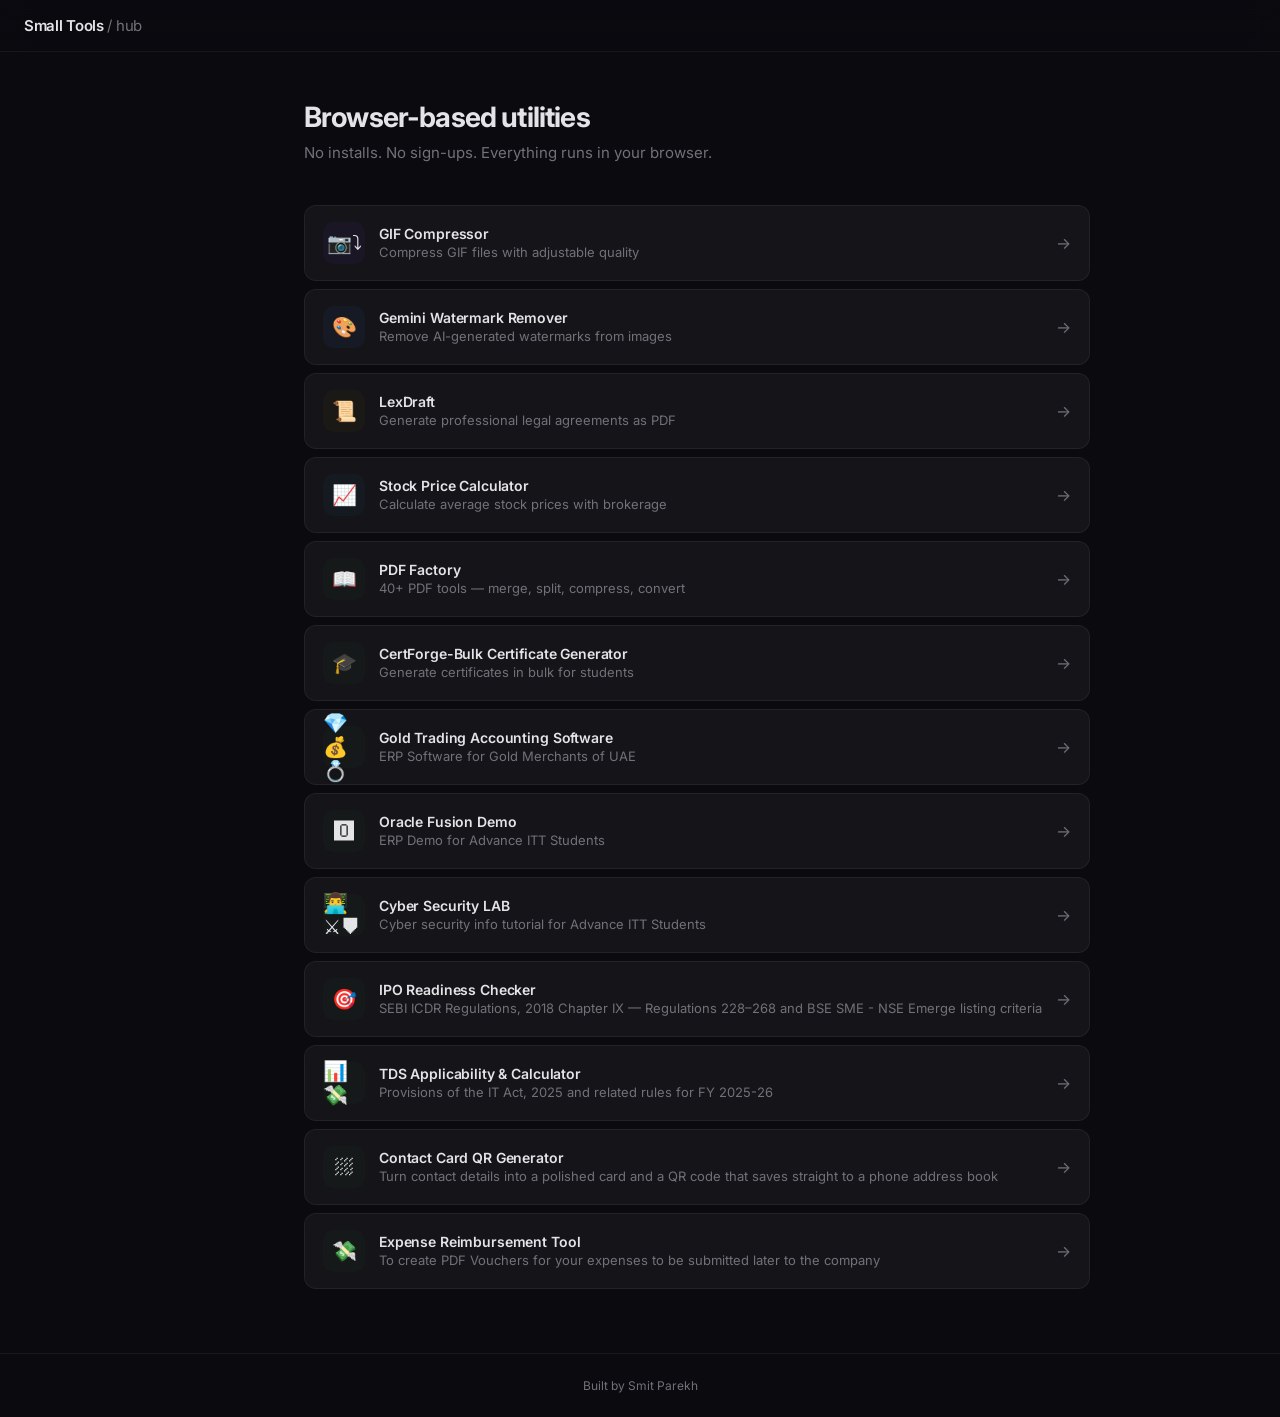
<file: index.html>
<!DOCTYPE html>
<html lang="en">
<head>
  <meta charset="UTF-8">
  <meta name="viewport" content="width=device-width, initial-scale=1.0">
  <title>Small Tools — Browser-based utilities</title>
  <meta name="description" content="A collection of free browser-based tools. No installs, no sign-ups.">
  <meta name="theme-color" content="#6366f1">
  <meta name="mobile-web-app-capable" content="yes">
  <meta name="apple-mobile-web-app-capable" content="yes">
  <meta name="apple-mobile-web-app-status-bar-style" content="black-translucent">
  <link rel="icon" href="data:image/svg+xml,<svg xmlns='http://www.w3.org/2000/svg' viewBox='0 0 100 100'><text y='.9em' font-size='90'>🛠️</text></svg>">
  <link rel="apple-touch-icon" href="data:image/svg+xml,<svg xmlns='http://www.w3.org/2000/svg' viewBox='0 0 192 192'><rect width='192' height='192' rx='32' fill='%236366f1'/><text x='96' y='130' text-anchor='middle' font-size='100'>🛠️</text></svg>">
  <link rel="manifest" id="pwaManifest">
  <link rel="preconnect" href="https://fonts.googleapis.com">
  <link rel="preconnect" href="https://fonts.gstatic.com" crossorigin>
  <link href="https://fonts.googleapis.com/css2?family=Inter:wght@300;400;500;600;700&display=swap" rel="stylesheet">
  <style>
    *, *::before, *::after { margin: 0; padding: 0; box-sizing: border-box; }

    :root {
      --bg: #0a0a0f;
      --surface: #141419;
      --surface-hover: #1a1a22;
      --border: rgba(255,255,255,0.06);
      --border-hover: rgba(255,255,255,0.12);
      --text: #e4e4e7;
      --text-muted: #71717a;
      --accent: #6366f1;
      --accent-soft: rgba(99,102,241,0.1);
    }

    html { font-family: 'Inter', system-ui, -apple-system, sans-serif; background: var(--bg); color: var(--text); }
    body { min-height: 100dvh; display: flex; flex-direction: column; -webkit-font-smoothing: antialiased; }

    header {
      position: sticky; top: 0; z-index: 10;
      display: flex; align-items: center; justify-content: space-between;
      padding: 16px 24px;
      background: rgba(10,10,15,0.8);
      backdrop-filter: blur(12px); -webkit-backdrop-filter: blur(12px);
      border-bottom: 1px solid var(--border);
    }
    .logo { font-weight: 600; font-size: 15px; letter-spacing: -0.02em; }
    .logo span { color: var(--text-muted); font-weight: 400; }

    #pwaInstallBtn {
      display: none; align-items: center; gap: 6px;
      padding: 7px 14px; border: 1px solid var(--border); border-radius: 8px;
      background: var(--surface); color: var(--text); font: 500 13px/1 'Inter', sans-serif;
      cursor: pointer; transition: all .15s;
    }
    #pwaInstallBtn:hover { background: var(--surface-hover); border-color: var(--border-hover); }

    main { flex: 1; max-width: 720px; width: 100%; margin: 0 auto; padding: 48px 24px 64px; }

    .hero { margin-bottom: 40px; }
    .hero h1 { font-size: 28px; font-weight: 700; letter-spacing: -0.03em; margin-bottom: 8px; }
    .hero p { color: var(--text-muted); font-size: 15px; line-height: 1.5; }

    .grid { display: grid; grid-template-columns: 1fr; gap: 8px; }

    .card {
      display: flex; align-items: center; gap: 14px;
      padding: 16px 18px;
      background: var(--surface);
      border: 1px solid var(--border);
      border-radius: 12px;
      text-decoration: none; color: inherit;
      transition: background .15s, border-color .15s, transform .15s;
      animation: fadeIn .4s ease both;
    }
    .card:hover { background: var(--surface-hover); border-color: var(--border-hover); transform: translateY(-1px); }
    .card:active { transform: scale(0.99); }

    .card-icon {
      flex-shrink: 0;
      width: 42px; height: 42px;
      display: flex; align-items: center; justify-content: center;
      border-radius: 10px;
      font-size: 20px;
    }

    .card-body { flex: 1; min-width: 0; }
    .card-name { font-size: 14px; font-weight: 600; letter-spacing: -0.01em; }
    .card-desc { font-size: 13px; color: var(--text-muted); margin-top: 2px; white-space: nowrap; overflow: hidden; text-overflow: ellipsis; }

    .card-arrow { flex-shrink: 0; color: var(--text-muted); font-size: 16px; transition: transform .15s, color .15s; }
    .card:hover .card-arrow { transform: translateX(2px); color: var(--text); }

    footer { padding: 24px; text-align: center; color: var(--text-muted); font-size: 12px; border-top: 1px solid var(--border); }

    @keyframes fadeIn { from { opacity: 0; transform: translateY(8px); } to { opacity: 1; transform: translateY(0); } }

    @media (max-width: 480px) {
      main { padding: 32px 16px 48px; }
      .hero h1 { font-size: 24px; }
      .hero p { font-size: 14px; }
    }
  </style>
</head>
<body>

  <header>
    <div class="logo">Small Tools <span>/ hub</span></div>
    <button id="pwaInstallBtn">
      <svg width="14" height="14" fill="none" stroke="currentColor" stroke-width="2" stroke-linecap="round"><path d="M7 1v9M3 7l4 4 4-4M1 13h12"/></svg>
      Install
    </button>
  </header>

  <main>
    <section class="hero">
      <h1>Browser-based utilities</h1>
      <p>No installs. No sign-ups. Everything runs in your browser.</p>
    </section>

    <section>
      <div class="grid" id="toolGrid"></div>
    </section>
  </main>

  <footer>Built by Smit Parekh</footer>

  <script>
    const tools = [
      { emoji: '📷⤵', name: 'GIF Compressor', desc: 'Compress GIF files with adjustable quality', path: './GIF-Compressor/', bg: '#1a1625' },
      { emoji: '🎨', name: 'Gemini Watermark Remover', desc: 'Remove AI-generated watermarks from images', path: './Gemini-Watermark-Remover/', bg: '#161a25' },
      { emoji: '📜', name: 'LexDraft', desc: 'Generate professional legal agreements as PDF', path: './Professional-Agreement-Generator/', bg: '#1a1915' },
      { emoji: '📈', name: 'Stock Price Calculator', desc: 'Calculate average stock prices with brokerage', path: './avg-stock-calculator/', bg: '#151a20' },
      { emoji: '📖', name: 'PDF Factory', desc: '40+ PDF tools — merge, split, compress, convert', path: './PDFsmit/', bg: '#15191a' },
      { emoji: '🎓', name: 'CertForge-Bulk Certificate Generator', desc: 'Generate certificates in bulk for students', path: './Bulk-Certificate-Generator/', bg: '#15191a' },
      { emoji: '💎💰💍', name: 'Gold Trading Accounting Software', desc: 'ERP Software for Gold Merchants of UAE', path: './GTS/', bg: '#15191a' },
      { emoji: '🅾', name: 'Oracle Fusion Demo', desc: 'ERP Demo for Advance ITT Students', path: './Oracle/', bg: '#15191a' },
      { emoji: '👨‍💻⚔︎⛊', name: 'Cyber Security LAB', desc: 'Cyber security info tutorial for Advance ITT Students', path: './CyberCA/', bg: '#15191a' },
      { emoji: '🎯', name: 'IPO Readiness Checker', desc: 'SEBI ICDR Regulations, 2018 Chapter IX — Regulations 228–268 and BSE SME - NSE Emerge listing criteria', path: './IPO-Readiness-Checker/', bg: '#15191a' },
      { emoji: '📊💸', name: 'TDS Applicability & Calculator', desc: 'Provisions of the IT Act, 2025 and related rules for FY 2025-26', path: './TDS%20Applicability%20&%20Calculator/', bg: '#15191a' },
      { emoji: '⛆', name: 'Contact Card QR Generator', desc: 'Turn contact details into a polished card and a QR code that saves straight to a phone address book', path: './ContactCardQR/', bg: '#15191a' },
      { emoji: '💸', name: 'Expense Reimbursement Tool', desc: 'To create PDF Vouchers for your expenses to be submitted later to the company', path: './Expense%20Reimbursement%20Tool/', bg: '#15191a' }      
    ];

    const grid = document.getElementById('toolGrid');
    tools.forEach((t, i) => {
      const a = document.createElement('a');
      a.href = t.path;
      a.className = 'card';
      a.style.animationDelay = `${i * 60}ms`;
      a.innerHTML = `
        <div class="card-icon" style="background:${t.bg}">${t.emoji}</div>
        <div class="card-body">
          <div class="card-name">${t.name}</div>
          <div class="card-desc">${t.desc}</div>
        </div>
        <span class="card-arrow">→</span>`;
      grid.appendChild(a);
    });

    /* PWA — Inline manifest */
    (function () {
      const manifest = {
        name: 'Small Tools',
        short_name: 'Small Tools',
        description: 'A collection of free browser-based tools.',
        start_url: './',
        display: 'standalone',
        background_color: '#0a0a0f',
        theme_color: '#6366f1',
        orientation: 'any',
        categories: ['utilities'],
        icons: [
          {
            src: "data:image/svg+xml," + encodeURIComponent("<svg xmlns='http://www.w3.org/2000/svg' viewBox='0 0 192 192'><rect width='192' height='192' rx='32' fill='#6366f1'/><text x='96' y='130' text-anchor='middle' font-size='100'>🛠️</text></svg>"),
            sizes: '192x192', type: 'image/svg+xml', purpose: 'any maskable'
          },
          {
            src: "data:image/svg+xml," + encodeURIComponent("<svg xmlns='http://www.w3.org/2000/svg' viewBox='0 0 512 512'><rect width='512' height='512' rx='80' fill='#6366f1'/><text x='256' y='360' text-anchor='middle' font-size='280'>🛠️</text></svg>"),
            sizes: '512x512', type: 'image/svg+xml', purpose: 'any maskable'
          }
        ]
      };
      const blob = new Blob([JSON.stringify(manifest)], { type: 'application/manifest+json' });
      document.getElementById('pwaManifest').href = URL.createObjectURL(blob);
    })();

    /* PWA — Inline service worker */
    (function () {
      const swCode = `
const CACHE = 'small-tools-hub-v1';
const ASSETS = [self.registration.scope];

self.addEventListener('install', e => {
  e.waitUntil(caches.open(CACHE).then(c => c.addAll(ASSETS).catch(() => {})));
  self.skipWaiting();
});

self.addEventListener('activate', e => {
  e.waitUntil(caches.keys().then(keys => Promise.all(keys.filter(k => k !== CACHE).map(k => caches.delete(k)))));
  self.clients.claim();
});

self.addEventListener('fetch', e => {
  if (e.request.method !== 'GET') return;
  e.respondWith(
    caches.match(e.request).then(cached => {
      if (cached) return cached;
      return fetch(e.request).then(resp => {
        if (resp && resp.status === 200 && resp.type === 'basic') {
          const clone = resp.clone();
          caches.open(CACHE).then(c => c.put(e.request, clone));
        }
        return resp;
      }).catch(() => cached || new Response('Offline', { status: 503 }));
    })
  );
});`;
      if ('serviceWorker' in navigator) {
        const blob = new Blob([swCode], { type: 'application/javascript' });
        navigator.serviceWorker.register(URL.createObjectURL(blob), { scope: './' })
          .catch(() => {});
      }
    })();

    /* PWA — Install prompt */
    let deferredPrompt = null;
    const installBtn = document.getElementById('pwaInstallBtn');
    window.addEventListener('beforeinstallprompt', e => {
      e.preventDefault();
      deferredPrompt = e;
      installBtn.style.display = 'flex';
    });
    installBtn.addEventListener('click', async () => {
      if (!deferredPrompt) return;
      deferredPrompt.prompt();
      const { outcome } = await deferredPrompt.userChoice;
      if (outcome === 'accepted') installBtn.style.display = 'none';
      deferredPrompt = null;
    });
    window.addEventListener('appinstalled', () => { installBtn.style.display = 'none'; });
  </script>
</body>
</html>
</file>
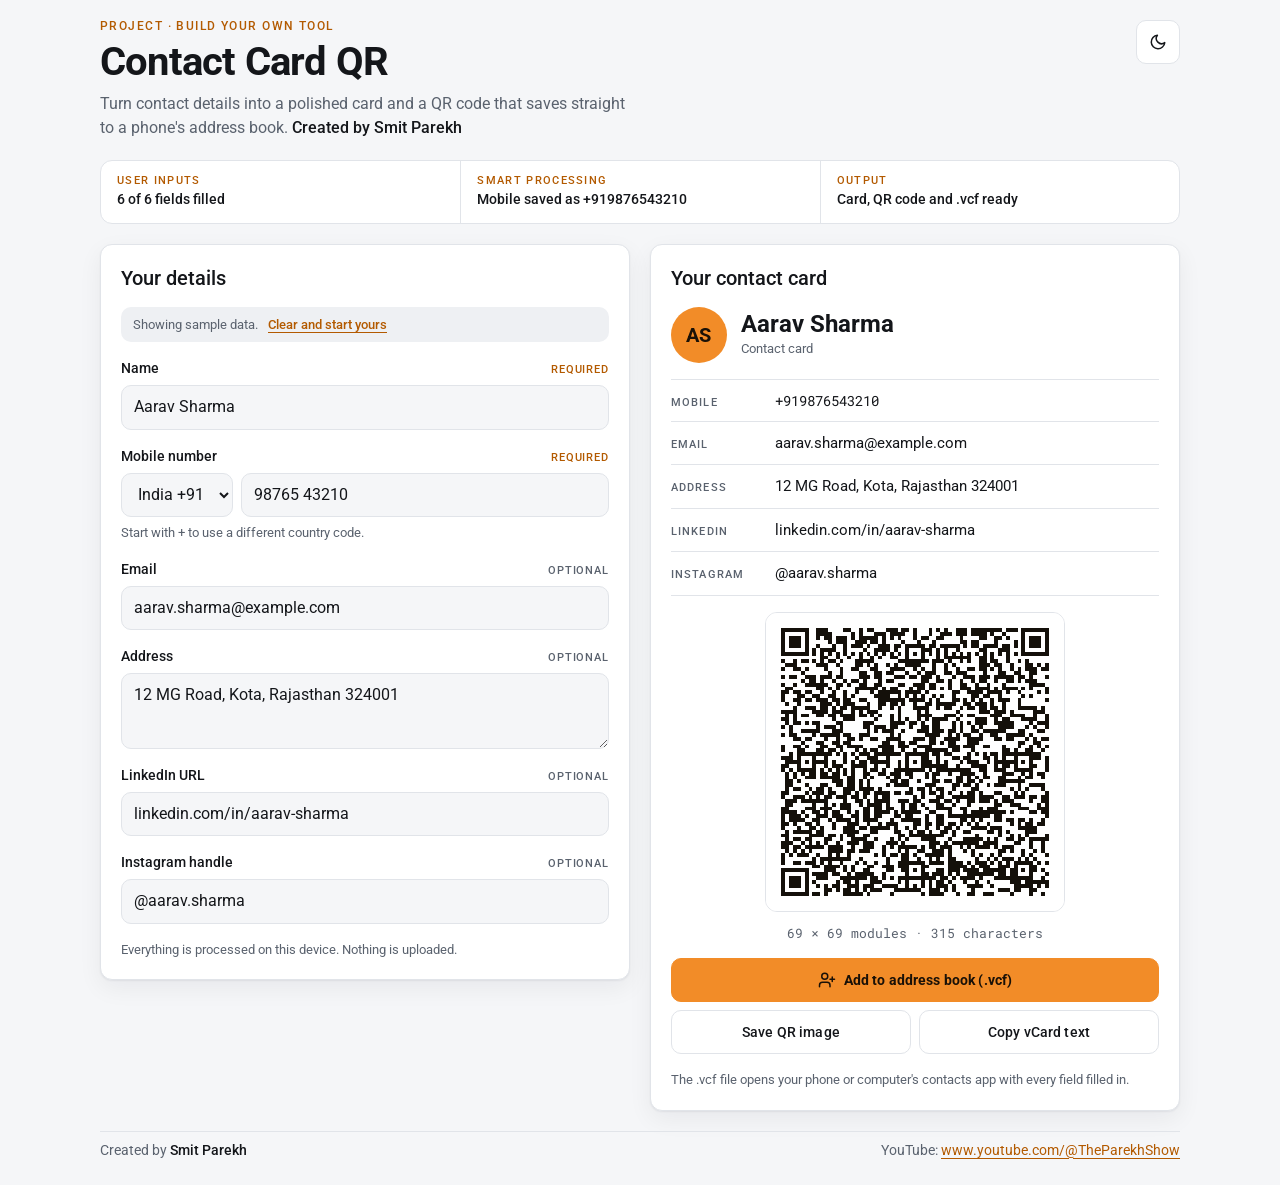
<file: ContactCardQR/index.html>
<!doctype html>
<html lang="en">
<head>
<meta charset="utf-8">
<meta name="viewport" content="width=device-width, initial-scale=1, viewport-fit=cover">
<title>Contact Card QR</title>
<meta name="description" content="Turn your contact details into a polished contact card and a scannable QR code. Created by Smit Parekh.">
<meta name="author" content="Smit Parekh">

<!-- PWA: Windows (Edge/Chrome), Android (Chrome), iOS (Safari) -->
<link rel="manifest" href="manifest.webmanifest">
<meta name="theme-color" content="#F28C28">
<meta name="mobile-web-app-capable" content="yes">
<meta name="apple-mobile-web-app-capable" content="yes">
<meta name="apple-mobile-web-app-title" content="Card QR">
<meta name="apple-mobile-web-app-status-bar-style" content="default">
<meta name="application-name" content="Contact Card QR">
<meta name="msapplication-TileColor" content="#F28C28">
<link rel="apple-touch-icon" href="icons/apple-touch-icon.png">
<link rel="icon" type="image/png" sizes="32x32" href="icons/favicon-32.png">

<link rel="preconnect" href="https://fonts.googleapis.com">
<link rel="preconnect" href="https://fonts.gstatic.com" crossorigin>
<link rel="stylesheet" href="https://fonts.googleapis.com/css2?family=Roboto:wght@400;500;700&family=Roboto+Mono:wght@400;500&display=swap">

<script>
/* Apply the saved theme before first paint to avoid a flash. */
try { var t = localStorage.getItem('ccqr.theme'); if (t === 'dark' || t === 'light') document.documentElement.setAttribute('data-theme', t); } catch (e) {}
</script>

<style>
/* Layout: a single working surface. Header, a live three-stage strip (inputs, processing, output),
   then form on the left and the generated card + QR on the right. */
:root {
  --bg: #F5F6F8;
  --surface: #FFFFFF;
  --surface-2: #EEF0F3;
  --ink: #14161A;
  --muted: #5A626E;
  --line: #E1E4E9;
  --accent: #F28C28;
  --accent-ink: #1A1107;
  --accent-text: #B35A00;
  --ok: #1B7F4B;
  --bad: #C42B2B;
  --shadow: 0 1px 2px rgba(20,22,26,.06), 0 8px 24px rgba(20,22,26,.06);
  --show-sun: none;
  --show-moon: block;
  --font: 'Roboto', system-ui, -apple-system, 'Segoe UI', 'Helvetica Neue', Arial, sans-serif;
  --mono: 'Roboto Mono', ui-monospace, SFMono-Regular, Consolas, monospace;
  --radius: 12px;
}
@media (prefers-color-scheme: dark) {
  :root:not([data-theme="light"]) {
    --bg: #0E1013; --surface: #171A1F; --surface-2: #1F232A; --ink: #F1F2F4; --muted: #99A2AE;
    --line: #2A2F37; --accent: #FFA64D; --accent-ink: #1A1107; --accent-text: #FFB775;
    --ok: #4CC38A; --bad: #FF7A7A;
    --shadow: 0 1px 2px rgba(0,0,0,.4), 0 8px 24px rgba(0,0,0,.35);
    --show-sun: block; --show-moon: none; color-scheme: dark;
  }
}
:root[data-theme="dark"] {
  --bg: #0E1013; --surface: #171A1F; --surface-2: #1F232A; --ink: #F1F2F4; --muted: #99A2AE;
  --line: #2A2F37; --accent: #FFA64D; --accent-ink: #1A1107; --accent-text: #FFB775;
  --ok: #4CC38A; --bad: #FF7A7A;
  --shadow: 0 1px 2px rgba(0,0,0,.4), 0 8px 24px rgba(0,0,0,.35);
  --show-sun: block; --show-moon: none; color-scheme: dark;
}

* { box-sizing: border-box; }
[hidden] { display: none !important; }
html { -webkit-text-size-adjust: 100%; }
body {
  margin: 0;
  background: var(--bg);
  color: var(--ink);
  font: 400 16px/1.5 var(--font);
  padding-block: max(20px, env(safe-area-inset-top, 0px)) max(24px, env(safe-area-inset-bottom, 0px));
  padding-inline: max(16px, env(safe-area-inset-left, 0px)) max(16px, env(safe-area-inset-right, 0px));
}
.wrap { max-width: 1080px; margin-inline: auto; display: flex; flex-direction: column; gap: 20px; }
h1, h2, h3, p { margin: 0; }
h1 { font-size: clamp(1.75rem, 4.5vw, 2.5rem); line-height: 1.1; font-weight: 700; letter-spacing: -0.02em; text-wrap: balance; }
h2 { font-size: 1.25rem; font-weight: 500; line-height: 1.3; }
a { color: var(--accent-text); text-underline-offset: 3px; }
:focus-visible { outline: 3px solid var(--accent); outline-offset: 2px; border-radius: 6px; }

/* Header */
.top { display: flex; align-items: flex-start; justify-content: space-between; gap: 16px; }
.top > div:first-child { min-width: 0; display: flex; flex-direction: column; gap: 8px; }
.eyebrow { font: 500 12px/1 var(--font); letter-spacing: .12em; text-transform: uppercase; color: var(--accent-text); }
.sub { color: var(--muted); font-size: 1rem; max-width: 60ch; }
.sub b { color: var(--ink); font-weight: 500; }
.tools { display: flex; gap: 8px; flex-shrink: 0; }

/* Buttons */
.btn {
  display: inline-flex; align-items: center; justify-content: center; gap: 8px;
  min-height: 44px; padding: 0 16px; border-radius: 10px; cursor: pointer;
  font: 500 14px/1 var(--font); letter-spacing: .01em;
  border: 1px solid var(--line); background: var(--surface); color: var(--ink);
}
.btn:hover:not(:disabled) { border-color: var(--muted); }
.btn:disabled { opacity: .45; cursor: not-allowed; }
.btn.primary { background: var(--accent); border-color: var(--accent); color: var(--accent-ink); font-weight: 700; }
.btn.primary:hover:not(:disabled) { filter: brightness(1.06); border-color: var(--accent); }
.btn.icon { width: 44px; padding: 0; }
.btn svg { width: 18px; height: 18px; flex: none; }
.ico-sun { display: var(--show-sun); }
.ico-moon { display: var(--show-moon); }

/* Pipeline strip */
.flow { display: grid; grid-template-columns: repeat(3, minmax(0, 1fr)); gap: 0; background: var(--surface); border: 1px solid var(--line); border-radius: var(--radius); }
.stage { padding: 14px 16px; display: flex; flex-direction: column; gap: 4px; min-width: 0; }
.stage + .stage { border-left: 1px solid var(--line); }
.stage .k { font: 500 11px/1 var(--font); letter-spacing: .12em; text-transform: uppercase; color: var(--muted); }
.stage .v { font: 500 14px/1.35 var(--font); overflow-wrap: anywhere; }
.stage.on .k { color: var(--accent-text); }

/* Main grid */
.grid { display: grid; grid-template-columns: minmax(0, 1fr); gap: 20px; align-items: start; }
@media (min-width: 880px) { .grid { grid-template-columns: minmax(0, 1fr) minmax(0, 1fr); } }
.panel { background: var(--surface); border: 1px solid var(--line); border-radius: var(--radius); padding: 20px; display: flex; flex-direction: column; gap: 16px; box-shadow: var(--shadow); min-width: 0; }
.panel-head { display: flex; align-items: center; justify-content: space-between; gap: 12px; flex-wrap: wrap; }

.sample { display: flex; align-items: center; gap: 10px; flex-wrap: wrap; background: var(--surface-2); border-radius: 10px; padding: 8px 12px; font-size: 13px; color: var(--muted); }
.sample button { all: unset; cursor: pointer; color: var(--accent-text); font-weight: 500; text-decoration: underline; text-underline-offset: 3px; }
.sample button:focus-visible { outline: 3px solid var(--accent); outline-offset: 2px; }

form { display: flex; flex-direction: column; gap: 16px; }
.field { display: flex; flex-direction: column; gap: 6px; min-width: 0; }
.field label { display: flex; justify-content: space-between; align-items: baseline; gap: 8px; font-weight: 500; font-size: 14px; }
.tag { font: 500 11px/1 var(--font); letter-spacing: .08em; text-transform: uppercase; color: var(--muted); }
.tag.req { color: var(--accent-text); }
input, textarea, select {
  width: 100%; min-width: 0; min-height: 44px; padding: 10px 12px; border-radius: 10px;
  border: 1px solid var(--line); background: var(--bg); color: var(--ink);
  font: 400 16px/1.4 var(--font);
}
textarea { resize: vertical; min-height: 76px; }
input::placeholder, textarea::placeholder { color: var(--muted); opacity: .75; }
input:focus, textarea:focus, select:focus { outline: 3px solid var(--accent); outline-offset: 0; border-color: var(--accent); }
.field.bad input, .field.bad textarea { border-color: var(--bad); }
.err { color: var(--bad); font-size: 13px; }
.phone-row { display: grid; grid-template-columns: 112px minmax(0, 1fr); gap: 8px; }
.hint { color: var(--muted); font-size: 13px; }

/* Contact card preview */
.card { display: flex; flex-direction: column; gap: 16px; }
.who { display: flex; align-items: center; gap: 14px; min-width: 0; }
.avatar { width: 56px; height: 56px; border-radius: 50%; background: var(--accent); color: var(--accent-ink); display: grid; place-items: center; font: 700 20px/1 var(--font); flex: none; letter-spacing: .02em; }
.who h2 { font-size: 1.5rem; font-weight: 700; line-height: 1.15; overflow-wrap: anywhere; }
.who p { color: var(--muted); font-size: 13px; }
.rows { display: flex; flex-direction: column; gap: 0; border-top: 1px solid var(--line); }
.row { display: grid; grid-template-columns: 92px minmax(0, 1fr); gap: 12px; padding: 10px 0; border-bottom: 1px solid var(--line); align-items: baseline; }
.row dt { font: 500 11px/1.4 var(--font); letter-spacing: .1em; text-transform: uppercase; color: var(--muted); }
.row dd { margin: 0; overflow-wrap: anywhere; font-size: 15px; }
.row dd.mono { font-family: var(--mono); font-size: 14px; }
.placeholder-text { color: var(--muted); }

/* QR */
.qrbox { display: flex; flex-direction: column; align-items: center; gap: 12px; }
.qrframe { width: min(100%, 300px); aspect-ratio: 1 / 1; background: #fff; border-radius: 12px; border: 1px solid var(--line); display: grid; place-items: center; overflow: hidden; }
.qrframe canvas { width: 100%; height: 100%; image-rendering: pixelated; display: block; }
.qrempty { padding: 24px; text-align: center; color: #5A626E; font-size: 14px; }
.qrmeta { font: 400 13px/1.4 var(--mono); color: var(--muted); text-align: center; }
.actions { display: grid; grid-template-columns: repeat(2, minmax(0, 1fr)); gap: 8px; }
.actions .wide { grid-column: 1 / -1; }
@media (max-width: 420px) { .actions { grid-template-columns: minmax(0, 1fr); } }

.how { color: var(--muted); font-size: 13px; }

/* Install hint (iOS) */
.install-hint { background: var(--surface-2); border-radius: 10px; padding: 12px 14px; font-size: 14px; display: flex; flex-direction: column; gap: 4px; }

/* Footer */
.foot { display: flex; flex-wrap: wrap; justify-content: space-between; gap: 8px 24px; padding-top: 8px; border-top: 1px solid var(--line); color: var(--muted); font-size: 14px; }
.foot b { color: var(--ink); font-weight: 500; }

/* Toast */
.toast { position: fixed; left: 50%; bottom: calc(20px + env(safe-area-inset-bottom, 0px)); transform: translate(-50%, 16px); background: var(--ink); color: var(--bg); padding: 10px 16px; border-radius: 10px; font-size: 14px; font-weight: 500; opacity: 0; pointer-events: none; transition: opacity .18s, transform .18s; max-width: calc(100% - 32px); z-index: 10; }
.toast.show { opacity: 1; transform: translate(-50%, 0); }
@media (prefers-reduced-motion: reduce) { .toast { transition: none; } }

@media (max-width: 560px) {
  .flow { grid-template-columns: minmax(0, 1fr); }
  .stage + .stage { border-left: 0; border-top: 1px solid var(--line); }
  .panel { padding: 16px; }
  .btn .lbl-long { display: none; }
}
</style>
</head>
<body>
<div class="wrap">

  <header class="top">
    <div>
      <span class="eyebrow">Project &middot; Build your own tool</span>
      <h1>Contact Card QR</h1>
      <p class="sub">Turn contact details into a polished card and a QR code that saves straight to a phone's address book. <b>Created by Smit Parekh</b></p>
    </div>
    <div class="tools">
      <button class="btn" id="installBtn" type="button" hidden>
        <svg viewBox="0 0 24 24" fill="none" stroke="currentColor" stroke-width="2" stroke-linecap="round" stroke-linejoin="round" aria-hidden="true"><path d="M12 3v12"/><path d="m7 10 5 5 5-5"/><path d="M5 21h14"/></svg>
        <span>Install</span>
      </button>
      <button class="btn icon" id="themeBtn" type="button" aria-label="Switch between day and night mode" title="Day / night mode">
        <svg class="ico-sun" viewBox="0 0 24 24" fill="none" stroke="currentColor" stroke-width="2" stroke-linecap="round" stroke-linejoin="round" aria-hidden="true"><circle cx="12" cy="12" r="4"/><path d="M12 2v2M12 20v2M4.9 4.9l1.4 1.4M17.7 17.7l1.4 1.4M2 12h2M20 12h2M4.9 19.1l1.4-1.4M17.7 6.3l1.4-1.4"/></svg>
        <svg class="ico-moon" viewBox="0 0 24 24" fill="none" stroke="currentColor" stroke-width="2" stroke-linecap="round" stroke-linejoin="round" aria-hidden="true"><path d="M21 12.8A9 9 0 1 1 11.2 3a7 7 0 0 0 9.8 9.8z"/></svg>
      </button>
    </div>
  </header>

  <div id="iosHint" class="install-hint" hidden>
    <b>Install on iPhone or iPad</b>
    <span>Tap the Share button in Safari, then choose <b>Add to Home Screen</b>.</span>
  </div>

  <section class="flow" aria-label="How the tool works">
    <div class="stage" id="st-in"><span class="k">User inputs</span><span class="v" id="st-in-v">0 of 6 fields filled</span></div>
    <div class="stage" id="st-proc"><span class="k">Smart processing</span><span class="v" id="st-proc-v">Waiting for name and mobile</span></div>
    <div class="stage" id="st-out"><span class="k">Output</span><span class="v" id="st-out-v">Not generated yet</span></div>
  </section>

  <main class="grid">
    <section class="panel" aria-labelledby="h-in">
      <div class="panel-head"><h2 id="h-in">Your details</h2></div>
      <div class="sample" id="sampleNote" hidden>
        <span>Showing sample data.</span>
        <button type="button" id="clearBtn">Clear and start yours</button>
      </div>

      <form id="form" novalidate autocomplete="on">
        <div class="field" id="w-name">
          <label for="f-name"><span>Name</span><span class="tag req">Required</span></label>
          <input id="f-name" name="name" type="text" autocomplete="name" placeholder="Full name" maxlength="80">
          <p class="err" id="e-name" role="alert" hidden></p>
        </div>

        <div class="field" id="w-phone">
          <label for="f-phone"><span>Mobile number</span><span class="tag req">Required</span></label>
          <div class="phone-row">
            <select id="f-cc" aria-label="Country code" autocomplete="off">
              <option value="+91">India +91</option>
              <option value="+1">US/CA +1</option>
              <option value="+44">UK +44</option>
              <option value="+971">UAE +971</option>
              <option value="+61">Australia +61</option>
              <option value="+65">Singapore +65</option>
              <option value="+49">Germany +49</option>
              <option value="">No code</option>
            </select>
            <input id="f-phone" name="tel" type="tel" inputmode="tel" autocomplete="tel-national" placeholder="98765 43210" maxlength="24">
          </div>
          <p class="hint">Start with + to use a different country code.</p>
          <p class="err" id="e-phone" role="alert" hidden></p>
        </div>

        <div class="field" id="w-email">
          <label for="f-email"><span>Email</span><span class="tag">Optional</span></label>
          <input id="f-email" name="email" type="email" inputmode="email" autocomplete="email" placeholder="name@example.com" maxlength="120">
          <p class="err" id="e-email" role="alert" hidden></p>
        </div>

        <div class="field" id="w-address">
          <label for="f-address"><span>Address</span><span class="tag">Optional</span></label>
          <textarea id="f-address" name="address" autocomplete="street-address" placeholder="Street, city, state, PIN" maxlength="240"></textarea>
        </div>

        <div class="field" id="w-linkedin">
          <label for="f-linkedin"><span>LinkedIn URL</span><span class="tag">Optional</span></label>
          <input id="f-linkedin" name="linkedin" type="text" inputmode="url" autocomplete="off" autocapitalize="none" spellcheck="false" placeholder="linkedin.com/in/your-name" maxlength="160">
          <p class="err" id="e-linkedin" role="alert" hidden></p>
        </div>

        <div class="field" id="w-instagram">
          <label for="f-instagram"><span>Instagram handle</span><span class="tag">Optional</span></label>
          <input id="f-instagram" name="instagram" type="text" autocomplete="off" autocapitalize="none" spellcheck="false" placeholder="@yourhandle" maxlength="80">
          <p class="err" id="e-instagram" role="alert" hidden></p>
        </div>
      </form>
      <p class="how">Everything is processed on this device. Nothing is uploaded.</p>
    </section>

    <section class="panel" aria-labelledby="h-out">
      <div class="panel-head"><h2 id="h-out">Your contact card</h2></div>

      <article class="card" aria-label="Contact card preview">
        <div class="who">
          <div class="avatar" id="avatar" aria-hidden="true">?</div>
          <div style="min-width:0">
            <h2 id="p-name">Your name</h2>
            <p id="p-sub">Contact card</p>
          </div>
        </div>
        <dl class="rows" style="margin:0">
          <div class="row"><dt>Mobile</dt><dd class="mono" id="p-phone"><span class="placeholder-text">Add a mobile number</span></dd></div>
          <div class="row" id="r-email" hidden><dt>Email</dt><dd id="p-email"></dd></div>
          <div class="row" id="r-address" hidden><dt>Address</dt><dd id="p-address"></dd></div>
          <div class="row" id="r-linkedin" hidden><dt>LinkedIn</dt><dd id="p-linkedin"></dd></div>
          <div class="row" id="r-instagram" hidden><dt>Instagram</dt><dd id="p-instagram"></dd></div>
        </dl>
      </article>

      <div class="qrbox">
        <div class="qrframe" id="qrFrame">
          <div class="qrempty" id="qrEmpty">Add a name and mobile number to generate the QR code.</div>
          <canvas id="qr" width="10" height="10" aria-label="QR code that adds this contact" role="img" hidden></canvas>
        </div>
        <p class="qrmeta" id="qrMeta">Scan with the phone camera to save the contact.</p>
      </div>

      <div class="actions">
        <button class="btn primary wide" type="button" id="btnVcf" disabled>
          <svg viewBox="0 0 24 24" fill="none" stroke="currentColor" stroke-width="2" stroke-linecap="round" stroke-linejoin="round" aria-hidden="true"><path d="M16 21v-2a4 4 0 0 0-4-4H6a4 4 0 0 0-4 4v2"/><circle cx="9" cy="7" r="4"/><path d="M19 8v6M22 11h-6"/></svg>
          Add to address book (.vcf)
        </button>
        <button class="btn" type="button" id="btnPng" disabled>Save QR image</button>
        <button class="btn" type="button" id="btnCopy" disabled>Copy vCard text</button>
        <button class="btn wide" type="button" id="btnShare" hidden disabled>Share contact</button>
      </div>
      <p class="how">The .vcf file opens your phone or computer's contacts app with every field filled in.</p>
    </section>
  </main>

  <footer class="foot">
    <span>Created by <b>Smit Parekh</b></span>
    <span>YouTube: <a href="https://www.youtube.com/@TheParekhShow" target="_blank" rel="noopener">www.youtube.com/@TheParekhShow</a></span>
  </footer>
</div>

<div class="toast" id="toast" role="status" aria-live="polite"></div>

<script>
//---------------------------------------------------------------------
//
// QR Code Generator for JavaScript
//
// Copyright (c) 2009 Kazuhiko Arase
//
// URL: http://www.d-project.com/
//
// Licensed under the MIT license:
//  http://www.opensource.org/licenses/mit-license.php
//
// The word 'QR Code' is registered trademark of
// DENSO WAVE INCORPORATED
//  http://www.denso-wave.com/qrcode/faqpatent-e.html
//
//---------------------------------------------------------------------

var qrcode = function() {

  //---------------------------------------------------------------------
  // qrcode
  //---------------------------------------------------------------------

  /**
   * qrcode
   * @param typeNumber 1 to 40
   * @param errorCorrectionLevel 'L','M','Q','H'
   */
  var qrcode = function(typeNumber, errorCorrectionLevel) {

    var PAD0 = 0xEC;
    var PAD1 = 0x11;

    var _typeNumber = typeNumber;
    var _errorCorrectionLevel = QRErrorCorrectionLevel[errorCorrectionLevel];
    var _modules = null;
    var _moduleCount = 0;
    var _dataCache = null;
    var _dataList = [];

    var _this = {};

    var makeImpl = function(test, maskPattern) {

      _moduleCount = _typeNumber * 4 + 17;
      _modules = function(moduleCount) {
        var modules = new Array(moduleCount);
        for (var row = 0; row < moduleCount; row += 1) {
          modules[row] = new Array(moduleCount);
          for (var col = 0; col < moduleCount; col += 1) {
            modules[row][col] = null;
          }
        }
        return modules;
      }(_moduleCount);

      setupPositionProbePattern(0, 0);
      setupPositionProbePattern(_moduleCount - 7, 0);
      setupPositionProbePattern(0, _moduleCount - 7);
      setupPositionAdjustPattern();
      setupTimingPattern();
      setupTypeInfo(test, maskPattern);

      if (_typeNumber >= 7) {
        setupTypeNumber(test);
      }

      if (_dataCache == null) {
        _dataCache = createData(_typeNumber, _errorCorrectionLevel, _dataList);
      }

      mapData(_dataCache, maskPattern);
    };

    var setupPositionProbePattern = function(row, col) {

      for (var r = -1; r <= 7; r += 1) {

        if (row + r <= -1 || _moduleCount <= row + r) continue;

        for (var c = -1; c <= 7; c += 1) {

          if (col + c <= -1 || _moduleCount <= col + c) continue;

          if ( (0 <= r && r <= 6 && (c == 0 || c == 6) )
              || (0 <= c && c <= 6 && (r == 0 || r == 6) )
              || (2 <= r && r <= 4 && 2 <= c && c <= 4) ) {
            _modules[row + r][col + c] = true;
          } else {
            _modules[row + r][col + c] = false;
          }
        }
      }
    };

    var getBestMaskPattern = function() {

      var minLostPoint = 0;
      var pattern = 0;

      for (var i = 0; i < 8; i += 1) {

        makeImpl(true, i);

        var lostPoint = QRUtil.getLostPoint(_this);

        if (i == 0 || minLostPoint > lostPoint) {
          minLostPoint = lostPoint;
          pattern = i;
        }
      }

      return pattern;
    };

    var setupTimingPattern = function() {

      for (var r = 8; r < _moduleCount - 8; r += 1) {
        if (_modules[r][6] != null) {
          continue;
        }
        _modules[r][6] = (r % 2 == 0);
      }

      for (var c = 8; c < _moduleCount - 8; c += 1) {
        if (_modules[6][c] != null) {
          continue;
        }
        _modules[6][c] = (c % 2 == 0);
      }
    };

    var setupPositionAdjustPattern = function() {

      var pos = QRUtil.getPatternPosition(_typeNumber);

      for (var i = 0; i < pos.length; i += 1) {

        for (var j = 0; j < pos.length; j += 1) {

          var row = pos[i];
          var col = pos[j];

          if (_modules[row][col] != null) {
            continue;
          }

          for (var r = -2; r <= 2; r += 1) {

            for (var c = -2; c <= 2; c += 1) {

              if (r == -2 || r == 2 || c == -2 || c == 2
                  || (r == 0 && c == 0) ) {
                _modules[row + r][col + c] = true;
              } else {
                _modules[row + r][col + c] = false;
              }
            }
          }
        }
      }
    };

    var setupTypeNumber = function(test) {

      var bits = QRUtil.getBCHTypeNumber(_typeNumber);

      for (var i = 0; i < 18; i += 1) {
        var mod = (!test && ( (bits >> i) & 1) == 1);
        _modules[Math.floor(i / 3)][i % 3 + _moduleCount - 8 - 3] = mod;
      }

      for (var i = 0; i < 18; i += 1) {
        var mod = (!test && ( (bits >> i) & 1) == 1);
        _modules[i % 3 + _moduleCount - 8 - 3][Math.floor(i / 3)] = mod;
      }
    };

    var setupTypeInfo = function(test, maskPattern) {

      var data = (_errorCorrectionLevel << 3) | maskPattern;
      var bits = QRUtil.getBCHTypeInfo(data);

      // vertical
      for (var i = 0; i < 15; i += 1) {

        var mod = (!test && ( (bits >> i) & 1) == 1);

        if (i < 6) {
          _modules[i][8] = mod;
        } else if (i < 8) {
          _modules[i + 1][8] = mod;
        } else {
          _modules[_moduleCount - 15 + i][8] = mod;
        }
      }

      // horizontal
      for (var i = 0; i < 15; i += 1) {

        var mod = (!test && ( (bits >> i) & 1) == 1);

        if (i < 8) {
          _modules[8][_moduleCount - i - 1] = mod;
        } else if (i < 9) {
          _modules[8][15 - i - 1 + 1] = mod;
        } else {
          _modules[8][15 - i - 1] = mod;
        }
      }

      // fixed module
      _modules[_moduleCount - 8][8] = (!test);
    };

    var mapData = function(data, maskPattern) {

      var inc = -1;
      var row = _moduleCount - 1;
      var bitIndex = 7;
      var byteIndex = 0;
      var maskFunc = QRUtil.getMaskFunction(maskPattern);

      for (var col = _moduleCount - 1; col > 0; col -= 2) {

        if (col == 6) col -= 1;

        while (true) {

          for (var c = 0; c < 2; c += 1) {

            if (_modules[row][col - c] == null) {

              var dark = false;

              if (byteIndex < data.length) {
                dark = ( ( (data[byteIndex] >>> bitIndex) & 1) == 1);
              }

              var mask = maskFunc(row, col - c);

              if (mask) {
                dark = !dark;
              }

              _modules[row][col - c] = dark;
              bitIndex -= 1;

              if (bitIndex == -1) {
                byteIndex += 1;
                bitIndex = 7;
              }
            }
          }

          row += inc;

          if (row < 0 || _moduleCount <= row) {
            row -= inc;
            inc = -inc;
            break;
          }
        }
      }
    };

    var createBytes = function(buffer, rsBlocks) {

      var offset = 0;

      var maxDcCount = 0;
      var maxEcCount = 0;

      var dcdata = new Array(rsBlocks.length);
      var ecdata = new Array(rsBlocks.length);

      for (var r = 0; r < rsBlocks.length; r += 1) {

        var dcCount = rsBlocks[r].dataCount;
        var ecCount = rsBlocks[r].totalCount - dcCount;

        maxDcCount = Math.max(maxDcCount, dcCount);
        maxEcCount = Math.max(maxEcCount, ecCount);

        dcdata[r] = new Array(dcCount);

        for (var i = 0; i < dcdata[r].length; i += 1) {
          dcdata[r][i] = 0xff & buffer.getBuffer()[i + offset];
        }
        offset += dcCount;

        var rsPoly = QRUtil.getErrorCorrectPolynomial(ecCount);
        var rawPoly = qrPolynomial(dcdata[r], rsPoly.getLength() - 1);

        var modPoly = rawPoly.mod(rsPoly);
        ecdata[r] = new Array(rsPoly.getLength() - 1);
        for (var i = 0; i < ecdata[r].length; i += 1) {
          var modIndex = i + modPoly.getLength() - ecdata[r].length;
          ecdata[r][i] = (modIndex >= 0)? modPoly.getAt(modIndex) : 0;
        }
      }

      var totalCodeCount = 0;
      for (var i = 0; i < rsBlocks.length; i += 1) {
        totalCodeCount += rsBlocks[i].totalCount;
      }

      var data = new Array(totalCodeCount);
      var index = 0;

      for (var i = 0; i < maxDcCount; i += 1) {
        for (var r = 0; r < rsBlocks.length; r += 1) {
          if (i < dcdata[r].length) {
            data[index] = dcdata[r][i];
            index += 1;
          }
        }
      }

      for (var i = 0; i < maxEcCount; i += 1) {
        for (var r = 0; r < rsBlocks.length; r += 1) {
          if (i < ecdata[r].length) {
            data[index] = ecdata[r][i];
            index += 1;
          }
        }
      }

      return data;
    };

    var createData = function(typeNumber, errorCorrectionLevel, dataList) {

      var rsBlocks = QRRSBlock.getRSBlocks(typeNumber, errorCorrectionLevel);

      var buffer = qrBitBuffer();

      for (var i = 0; i < dataList.length; i += 1) {
        var data = dataList[i];
        buffer.put(data.getMode(), 4);
        buffer.put(data.getLength(), QRUtil.getLengthInBits(data.getMode(), typeNumber) );
        data.write(buffer);
      }

      // calc num max data.
      var totalDataCount = 0;
      for (var i = 0; i < rsBlocks.length; i += 1) {
        totalDataCount += rsBlocks[i].dataCount;
      }

      if (buffer.getLengthInBits() > totalDataCount * 8) {
        throw 'code length overflow. ('
          + buffer.getLengthInBits()
          + '>'
          + totalDataCount * 8
          + ')';
      }

      // end code
      if (buffer.getLengthInBits() + 4 <= totalDataCount * 8) {
        buffer.put(0, 4);
      }

      // padding
      while (buffer.getLengthInBits() % 8 != 0) {
        buffer.putBit(false);
      }

      // padding
      while (true) {

        if (buffer.getLengthInBits() >= totalDataCount * 8) {
          break;
        }
        buffer.put(PAD0, 8);

        if (buffer.getLengthInBits() >= totalDataCount * 8) {
          break;
        }
        buffer.put(PAD1, 8);
      }

      return createBytes(buffer, rsBlocks);
    };

    _this.addData = function(data, mode) {

      mode = mode || 'Byte';

      var newData = null;

      switch(mode) {
      case 'Numeric' :
        newData = qrNumber(data);
        break;
      case 'Alphanumeric' :
        newData = qrAlphaNum(data);
        break;
      case 'Byte' :
        newData = qr8BitByte(data);
        break;
      case 'Kanji' :
        newData = qrKanji(data);
        break;
      default :
        throw 'mode:' + mode;
      }

      _dataList.push(newData);
      _dataCache = null;
    };

    _this.isDark = function(row, col) {
      if (row < 0 || _moduleCount <= row || col < 0 || _moduleCount <= col) {
        throw row + ',' + col;
      }
      return _modules[row][col];
    };

    _this.getModuleCount = function() {
      return _moduleCount;
    };

    _this.make = function() {
      if (_typeNumber < 1) {
        var typeNumber = 1;

        for (; typeNumber < 40; typeNumber++) {
          var rsBlocks = QRRSBlock.getRSBlocks(typeNumber, _errorCorrectionLevel);
          var buffer = qrBitBuffer();

          for (var i = 0; i < _dataList.length; i++) {
            var data = _dataList[i];
            buffer.put(data.getMode(), 4);
            buffer.put(data.getLength(), QRUtil.getLengthInBits(data.getMode(), typeNumber) );
            data.write(buffer);
          }

          var totalDataCount = 0;
          for (var i = 0; i < rsBlocks.length; i++) {
            totalDataCount += rsBlocks[i].dataCount;
          }

          if (buffer.getLengthInBits() <= totalDataCount * 8) {
            break;
          }
        }

        _typeNumber = typeNumber;
      }

      makeImpl(false, getBestMaskPattern() );
    };

    _this.createTableTag = function(cellSize, margin) {

      cellSize = cellSize || 2;
      margin = (typeof margin == 'undefined')? cellSize * 4 : margin;

      var qrHtml = '';

      qrHtml += '<table style="';
      qrHtml += ' border-width: 0px; border-style: none;';
      qrHtml += ' border-collapse: collapse;';
      qrHtml += ' padding: 0px; margin: ' + margin + 'px;';
      qrHtml += '">';
      qrHtml += '<tbody>';

      for (var r = 0; r < _this.getModuleCount(); r += 1) {

        qrHtml += '<tr>';

        for (var c = 0; c < _this.getModuleCount(); c += 1) {
          qrHtml += '<td style="';
          qrHtml += ' border-width: 0px; border-style: none;';
          qrHtml += ' border-collapse: collapse;';
          qrHtml += ' padding: 0px; margin: 0px;';
          qrHtml += ' width: ' + cellSize + 'px;';
          qrHtml += ' height: ' + cellSize + 'px;';
          qrHtml += ' background-color: ';
          qrHtml += _this.isDark(r, c)? '#000000' : '#ffffff';
          qrHtml += ';';
          qrHtml += '"/>';
        }

        qrHtml += '</tr>';
      }

      qrHtml += '</tbody>';
      qrHtml += '</table>';

      return qrHtml;
    };

    _this.createSvgTag = function(cellSize, margin, alt, title) {

      var opts = {};
      if (typeof arguments[0] == 'object') {
        // Called by options.
        opts = arguments[0];
        // overwrite cellSize and margin.
        cellSize = opts.cellSize;
        margin = opts.margin;
        alt = opts.alt;
        title = opts.title;
      }

      cellSize = cellSize || 2;
      margin = (typeof margin == 'undefined')? cellSize * 4 : margin;

      // Compose alt property surrogate
      alt = (typeof alt === 'string') ? {text: alt} : alt || {};
      alt.text = alt.text || null;
      alt.id = (alt.text) ? alt.id || 'qrcode-description' : null;

      // Compose title property surrogate
      title = (typeof title === 'string') ? {text: title} : title || {};
      title.text = title.text || null;
      title.id = (title.text) ? title.id || 'qrcode-title' : null;

      var size = _this.getModuleCount() * cellSize + margin * 2;
      var c, mc, r, mr, qrSvg='', rect;

      rect = 'l' + cellSize + ',0 0,' + cellSize +
        ' -' + cellSize + ',0 0,-' + cellSize + 'z ';

      qrSvg += '<svg version="1.1" xmlns="http://www.w3.org/2000/svg"';
      qrSvg += !opts.scalable ? ' width="' + size + 'px" height="' + size + 'px"' : '';
      qrSvg += ' viewBox="0 0 ' + size + ' ' + size + '" ';
      qrSvg += ' preserveAspectRatio="xMinYMin meet"';
      qrSvg += (title.text || alt.text) ? ' role="img" aria-labelledby="' +
          escapeXml([title.id, alt.id].join(' ').trim() ) + '"' : '';
      qrSvg += '>';
      qrSvg += (title.text) ? '<title id="' + escapeXml(title.id) + '">' +
          escapeXml(title.text) + '</title>' : '';
      qrSvg += (alt.text) ? '<description id="' + escapeXml(alt.id) + '">' +
          escapeXml(alt.text) + '</description>' : '';
      qrSvg += '<rect width="100%" height="100%" fill="white" cx="0" cy="0"/>';
      qrSvg += '<path d="';

      for (r = 0; r < _this.getModuleCount(); r += 1) {
        mr = r * cellSize + margin;
        for (c = 0; c < _this.getModuleCount(); c += 1) {
          if (_this.isDark(r, c) ) {
            mc = c*cellSize+margin;
            qrSvg += 'M' + mc + ',' + mr + rect;
          }
        }
      }

      qrSvg += '" stroke="transparent" fill="black"/>';
      qrSvg += '</svg>';

      return qrSvg;
    };

    _this.createDataURL = function(cellSize, margin) {

      cellSize = cellSize || 2;
      margin = (typeof margin == 'undefined')? cellSize * 4 : margin;

      var size = _this.getModuleCount() * cellSize + margin * 2;
      var min = margin;
      var max = size - margin;

      return createDataURL(size, size, function(x, y) {
        if (min <= x && x < max && min <= y && y < max) {
          var c = Math.floor( (x - min) / cellSize);
          var r = Math.floor( (y - min) / cellSize);
          return _this.isDark(r, c)? 0 : 1;
        } else {
          return 1;
        }
      } );
    };

    _this.createImgTag = function(cellSize, margin, alt) {

      cellSize = cellSize || 2;
      margin = (typeof margin == 'undefined')? cellSize * 4 : margin;

      var size = _this.getModuleCount() * cellSize + margin * 2;

      var img = '';
      img += '<img';
      img += '\u0020src="';
      img += _this.createDataURL(cellSize, margin);
      img += '"';
      img += '\u0020width="';
      img += size;
      img += '"';
      img += '\u0020height="';
      img += size;
      img += '"';
      if (alt) {
        img += '\u0020alt="';
        img += escapeXml(alt);
        img += '"';
      }
      img += '/>';

      return img;
    };

    var escapeXml = function(s) {
      var escaped = '';
      for (var i = 0; i < s.length; i += 1) {
        var c = s.charAt(i);
        switch(c) {
        case '<': escaped += '&lt;'; break;
        case '>': escaped += '&gt;'; break;
        case '&': escaped += '&amp;'; break;
        case '"': escaped += '&quot;'; break;
        default : escaped += c; break;
        }
      }
      return escaped;
    };

    var _createHalfASCII = function(margin) {
      var cellSize = 1;
      margin = (typeof margin == 'undefined')? cellSize * 2 : margin;

      var size = _this.getModuleCount() * cellSize + margin * 2;
      var min = margin;
      var max = size - margin;

      var y, x, r1, r2, p;

      var blocks = {
        '██': '█',
        '█ ': '▀',
        ' █': '▄',
        '  ': ' '
      };

      var blocksLastLineNoMargin = {
        '██': '▀',
        '█ ': '▀',
        ' █': ' ',
        '  ': ' '
      };

      var ascii = '';
      for (y = 0; y < size; y += 2) {
        r1 = Math.floor((y - min) / cellSize);
        r2 = Math.floor((y + 1 - min) / cellSize);
        for (x = 0; x < size; x += 1) {
          p = '█';

          if (min <= x && x < max && min <= y && y < max && _this.isDark(r1, Math.floor((x - min) / cellSize))) {
            p = ' ';
          }

          if (min <= x && x < max && min <= y+1 && y+1 < max && _this.isDark(r2, Math.floor((x - min) / cellSize))) {
            p += ' ';
          }
          else {
            p += '█';
          }

          // Output 2 characters per pixel, to create full square. 1 character per pixels gives only half width of square.
          ascii += (margin < 1 && y+1 >= max) ? blocksLastLineNoMargin[p] : blocks[p];
        }

        ascii += '\n';
      }

      if (size % 2 && margin > 0) {
        return ascii.substring(0, ascii.length - size - 1) + Array(size+1).join('▀');
      }

      return ascii.substring(0, ascii.length-1);
    };

    _this.createASCII = function(cellSize, margin) {
      cellSize = cellSize || 1;

      if (cellSize < 2) {
        return _createHalfASCII(margin);
      }

      cellSize -= 1;
      margin = (typeof margin == 'undefined')? cellSize * 2 : margin;

      var size = _this.getModuleCount() * cellSize + margin * 2;
      var min = margin;
      var max = size - margin;

      var y, x, r, p;

      var white = Array(cellSize+1).join('██');
      var black = Array(cellSize+1).join('  ');

      var ascii = '';
      var line = '';
      for (y = 0; y < size; y += 1) {
        r = Math.floor( (y - min) / cellSize);
        line = '';
        for (x = 0; x < size; x += 1) {
          p = 1;

          if (min <= x && x < max && min <= y && y < max && _this.isDark(r, Math.floor((x - min) / cellSize))) {
            p = 0;
          }

          // Output 2 characters per pixel, to create full square. 1 character per pixels gives only half width of square.
          line += p ? white : black;
        }

        for (r = 0; r < cellSize; r += 1) {
          ascii += line + '\n';
        }
      }

      return ascii.substring(0, ascii.length-1);
    };

    _this.renderTo2dContext = function(context, cellSize) {
      cellSize = cellSize || 2;
      var length = _this.getModuleCount();
      for (var row = 0; row < length; row++) {
        for (var col = 0; col < length; col++) {
          context.fillStyle = _this.isDark(row, col) ? 'black' : 'white';
          context.fillRect(row * cellSize, col * cellSize, cellSize, cellSize);
        }
      }
    }

    return _this;
  };

  //---------------------------------------------------------------------
  // qrcode.stringToBytes
  //---------------------------------------------------------------------

  qrcode.stringToBytesFuncs = {
    'default' : function(s) {
      var bytes = [];
      for (var i = 0; i < s.length; i += 1) {
        var c = s.charCodeAt(i);
        bytes.push(c & 0xff);
      }
      return bytes;
    }
  };

  qrcode.stringToBytes = qrcode.stringToBytesFuncs['default'];

  //---------------------------------------------------------------------
  // qrcode.createStringToBytes
  //---------------------------------------------------------------------

  /**
   * @param unicodeData base64 string of byte array.
   * [16bit Unicode],[16bit Bytes], ...
   * @param numChars
   */
  qrcode.createStringToBytes = function(unicodeData, numChars) {

    // create conversion map.

    var unicodeMap = function() {

      var bin = base64DecodeInputStream(unicodeData);
      var read = function() {
        var b = bin.read();
        if (b == -1) throw 'eof';
        return b;
      };

      var count = 0;
      var unicodeMap = {};
      while (true) {
        var b0 = bin.read();
        if (b0 == -1) break;
        var b1 = read();
        var b2 = read();
        var b3 = read();
        var k = String.fromCharCode( (b0 << 8) | b1);
        var v = (b2 << 8) | b3;
        unicodeMap[k] = v;
        count += 1;
      }
      if (count != numChars) {
        throw count + ' != ' + numChars;
      }

      return unicodeMap;
    }();

    var unknownChar = '?'.charCodeAt(0);

    return function(s) {
      var bytes = [];
      for (var i = 0; i < s.length; i += 1) {
        var c = s.charCodeAt(i);
        if (c < 128) {
          bytes.push(c);
        } else {
          var b = unicodeMap[s.charAt(i)];
          if (typeof b == 'number') {
            if ( (b & 0xff) == b) {
              // 1byte
              bytes.push(b);
            } else {
              // 2bytes
              bytes.push(b >>> 8);
              bytes.push(b & 0xff);
            }
          } else {
            bytes.push(unknownChar);
          }
        }
      }
      return bytes;
    };
  };

  //---------------------------------------------------------------------
  // QRMode
  //---------------------------------------------------------------------

  var QRMode = {
    MODE_NUMBER :    1 << 0,
    MODE_ALPHA_NUM : 1 << 1,
    MODE_8BIT_BYTE : 1 << 2,
    MODE_KANJI :     1 << 3
  };

  //---------------------------------------------------------------------
  // QRErrorCorrectionLevel
  //---------------------------------------------------------------------

  var QRErrorCorrectionLevel = {
    L : 1,
    M : 0,
    Q : 3,
    H : 2
  };

  //---------------------------------------------------------------------
  // QRMaskPattern
  //---------------------------------------------------------------------

  var QRMaskPattern = {
    PATTERN000 : 0,
    PATTERN001 : 1,
    PATTERN010 : 2,
    PATTERN011 : 3,
    PATTERN100 : 4,
    PATTERN101 : 5,
    PATTERN110 : 6,
    PATTERN111 : 7
  };

  //---------------------------------------------------------------------
  // QRUtil
  //---------------------------------------------------------------------

  var QRUtil = function() {

    var PATTERN_POSITION_TABLE = [
      [],
      [6, 18],
      [6, 22],
      [6, 26],
      [6, 30],
      [6, 34],
      [6, 22, 38],
      [6, 24, 42],
      [6, 26, 46],
      [6, 28, 50],
      [6, 30, 54],
      [6, 32, 58],
      [6, 34, 62],
      [6, 26, 46, 66],
      [6, 26, 48, 70],
      [6, 26, 50, 74],
      [6, 30, 54, 78],
      [6, 30, 56, 82],
      [6, 30, 58, 86],
      [6, 34, 62, 90],
      [6, 28, 50, 72, 94],
      [6, 26, 50, 74, 98],
      [6, 30, 54, 78, 102],
      [6, 28, 54, 80, 106],
      [6, 32, 58, 84, 110],
      [6, 30, 58, 86, 114],
      [6, 34, 62, 90, 118],
      [6, 26, 50, 74, 98, 122],
      [6, 30, 54, 78, 102, 126],
      [6, 26, 52, 78, 104, 130],
      [6, 30, 56, 82, 108, 134],
      [6, 34, 60, 86, 112, 138],
      [6, 30, 58, 86, 114, 142],
      [6, 34, 62, 90, 118, 146],
      [6, 30, 54, 78, 102, 126, 150],
      [6, 24, 50, 76, 102, 128, 154],
      [6, 28, 54, 80, 106, 132, 158],
      [6, 32, 58, 84, 110, 136, 162],
      [6, 26, 54, 82, 110, 138, 166],
      [6, 30, 58, 86, 114, 142, 170]
    ];
    var G15 = (1 << 10) | (1 << 8) | (1 << 5) | (1 << 4) | (1 << 2) | (1 << 1) | (1 << 0);
    var G18 = (1 << 12) | (1 << 11) | (1 << 10) | (1 << 9) | (1 << 8) | (1 << 5) | (1 << 2) | (1 << 0);
    var G15_MASK = (1 << 14) | (1 << 12) | (1 << 10) | (1 << 4) | (1 << 1);

    var _this = {};

    var getBCHDigit = function(data) {
      var digit = 0;
      while (data != 0) {
        digit += 1;
        data >>>= 1;
      }
      return digit;
    };

    _this.getBCHTypeInfo = function(data) {
      var d = data << 10;
      while (getBCHDigit(d) - getBCHDigit(G15) >= 0) {
        d ^= (G15 << (getBCHDigit(d) - getBCHDigit(G15) ) );
      }
      return ( (data << 10) | d) ^ G15_MASK;
    };

    _this.getBCHTypeNumber = function(data) {
      var d = data << 12;
      while (getBCHDigit(d) - getBCHDigit(G18) >= 0) {
        d ^= (G18 << (getBCHDigit(d) - getBCHDigit(G18) ) );
      }
      return (data << 12) | d;
    };

    _this.getPatternPosition = function(typeNumber) {
      return PATTERN_POSITION_TABLE[typeNumber - 1];
    };

    _this.getMaskFunction = function(maskPattern) {

      switch (maskPattern) {

      case QRMaskPattern.PATTERN000 :
        return function(i, j) { return (i + j) % 2 == 0; };
      case QRMaskPattern.PATTERN001 :
        return function(i, j) { return i % 2 == 0; };
      case QRMaskPattern.PATTERN010 :
        return function(i, j) { return j % 3 == 0; };
      case QRMaskPattern.PATTERN011 :
        return function(i, j) { return (i + j) % 3 == 0; };
      case QRMaskPattern.PATTERN100 :
        return function(i, j) { return (Math.floor(i / 2) + Math.floor(j / 3) ) % 2 == 0; };
      case QRMaskPattern.PATTERN101 :
        return function(i, j) { return (i * j) % 2 + (i * j) % 3 == 0; };
      case QRMaskPattern.PATTERN110 :
        return function(i, j) { return ( (i * j) % 2 + (i * j) % 3) % 2 == 0; };
      case QRMaskPattern.PATTERN111 :
        return function(i, j) { return ( (i * j) % 3 + (i + j) % 2) % 2 == 0; };

      default :
        throw 'bad maskPattern:' + maskPattern;
      }
    };

    _this.getErrorCorrectPolynomial = function(errorCorrectLength) {
      var a = qrPolynomial([1], 0);
      for (var i = 0; i < errorCorrectLength; i += 1) {
        a = a.multiply(qrPolynomial([1, QRMath.gexp(i)], 0) );
      }
      return a;
    };

    _this.getLengthInBits = function(mode, type) {

      if (1 <= type && type < 10) {

        // 1 - 9

        switch(mode) {
        case QRMode.MODE_NUMBER    : return 10;
        case QRMode.MODE_ALPHA_NUM : return 9;
        case QRMode.MODE_8BIT_BYTE : return 8;
        case QRMode.MODE_KANJI     : return 8;
        default :
          throw 'mode:' + mode;
        }

      } else if (type < 27) {

        // 10 - 26

        switch(mode) {
        case QRMode.MODE_NUMBER    : return 12;
        case QRMode.MODE_ALPHA_NUM : return 11;
        case QRMode.MODE_8BIT_BYTE : return 16;
        case QRMode.MODE_KANJI     : return 10;
        default :
          throw 'mode:' + mode;
        }

      } else if (type < 41) {

        // 27 - 40

        switch(mode) {
        case QRMode.MODE_NUMBER    : return 14;
        case QRMode.MODE_ALPHA_NUM : return 13;
        case QRMode.MODE_8BIT_BYTE : return 16;
        case QRMode.MODE_KANJI     : return 12;
        default :
          throw 'mode:' + mode;
        }

      } else {
        throw 'type:' + type;
      }
    };

    _this.getLostPoint = function(qrcode) {

      var moduleCount = qrcode.getModuleCount();

      var lostPoint = 0;

      // LEVEL1

      for (var row = 0; row < moduleCount; row += 1) {
        for (var col = 0; col < moduleCount; col += 1) {

          var sameCount = 0;
          var dark = qrcode.isDark(row, col);

          for (var r = -1; r <= 1; r += 1) {

            if (row + r < 0 || moduleCount <= row + r) {
              continue;
            }

            for (var c = -1; c <= 1; c += 1) {

              if (col + c < 0 || moduleCount <= col + c) {
                continue;
              }

              if (r == 0 && c == 0) {
                continue;
              }

              if (dark == qrcode.isDark(row + r, col + c) ) {
                sameCount += 1;
              }
            }
          }

          if (sameCount > 5) {
            lostPoint += (3 + sameCount - 5);
          }
        }
      };

      // LEVEL2

      for (var row = 0; row < moduleCount - 1; row += 1) {
        for (var col = 0; col < moduleCount - 1; col += 1) {
          var count = 0;
          if (qrcode.isDark(row, col) ) count += 1;
          if (qrcode.isDark(row + 1, col) ) count += 1;
          if (qrcode.isDark(row, col + 1) ) count += 1;
          if (qrcode.isDark(row + 1, col + 1) ) count += 1;
          if (count == 0 || count == 4) {
            lostPoint += 3;
          }
        }
      }

      // LEVEL3

      for (var row = 0; row < moduleCount; row += 1) {
        for (var col = 0; col < moduleCount - 6; col += 1) {
          if (qrcode.isDark(row, col)
              && !qrcode.isDark(row, col + 1)
              &&  qrcode.isDark(row, col + 2)
              &&  qrcode.isDark(row, col + 3)
              &&  qrcode.isDark(row, col + 4)
              && !qrcode.isDark(row, col + 5)
              &&  qrcode.isDark(row, col + 6) ) {
            lostPoint += 40;
          }
        }
      }

      for (var col = 0; col < moduleCount; col += 1) {
        for (var row = 0; row < moduleCount - 6; row += 1) {
          if (qrcode.isDark(row, col)
              && !qrcode.isDark(row + 1, col)
              &&  qrcode.isDark(row + 2, col)
              &&  qrcode.isDark(row + 3, col)
              &&  qrcode.isDark(row + 4, col)
              && !qrcode.isDark(row + 5, col)
              &&  qrcode.isDark(row + 6, col) ) {
            lostPoint += 40;
          }
        }
      }

      // LEVEL4

      var darkCount = 0;

      for (var col = 0; col < moduleCount; col += 1) {
        for (var row = 0; row < moduleCount; row += 1) {
          if (qrcode.isDark(row, col) ) {
            darkCount += 1;
          }
        }
      }

      var ratio = Math.abs(100 * darkCount / moduleCount / moduleCount - 50) / 5;
      lostPoint += ratio * 10;

      return lostPoint;
    };

    return _this;
  }();

  //---------------------------------------------------------------------
  // QRMath
  //---------------------------------------------------------------------

  var QRMath = function() {

    var EXP_TABLE = new Array(256);
    var LOG_TABLE = new Array(256);

    // initialize tables
    for (var i = 0; i < 8; i += 1) {
      EXP_TABLE[i] = 1 << i;
    }
    for (var i = 8; i < 256; i += 1) {
      EXP_TABLE[i] = EXP_TABLE[i - 4]
        ^ EXP_TABLE[i - 5]
        ^ EXP_TABLE[i - 6]
        ^ EXP_TABLE[i - 8];
    }
    for (var i = 0; i < 255; i += 1) {
      LOG_TABLE[EXP_TABLE[i] ] = i;
    }

    var _this = {};

    _this.glog = function(n) {

      if (n < 1) {
        throw 'glog(' + n + ')';
      }

      return LOG_TABLE[n];
    };

    _this.gexp = function(n) {

      while (n < 0) {
        n += 255;
      }

      while (n >= 256) {
        n -= 255;
      }

      return EXP_TABLE[n];
    };

    return _this;
  }();

  //---------------------------------------------------------------------
  // qrPolynomial
  //---------------------------------------------------------------------

  function qrPolynomial(num, shift) {

    if (typeof num.length == 'undefined') {
      throw num.length + '/' + shift;
    }

    var _num = function() {
      var offset = 0;
      while (offset < num.length && num[offset] == 0) {
        offset += 1;
      }
      var _num = new Array(num.length - offset + shift);
      for (var i = 0; i < num.length - offset; i += 1) {
        _num[i] = num[i + offset];
      }
      return _num;
    }();

    var _this = {};

    _this.getAt = function(index) {
      return _num[index];
    };

    _this.getLength = function() {
      return _num.length;
    };

    _this.multiply = function(e) {

      var num = new Array(_this.getLength() + e.getLength() - 1);

      for (var i = 0; i < _this.getLength(); i += 1) {
        for (var j = 0; j < e.getLength(); j += 1) {
          num[i + j] ^= QRMath.gexp(QRMath.glog(_this.getAt(i) ) + QRMath.glog(e.getAt(j) ) );
        }
      }

      return qrPolynomial(num, 0);
    };

    _this.mod = function(e) {

      if (_this.getLength() - e.getLength() < 0) {
        return _this;
      }

      var ratio = QRMath.glog(_this.getAt(0) ) - QRMath.glog(e.getAt(0) );

      var num = new Array(_this.getLength() );
      for (var i = 0; i < _this.getLength(); i += 1) {
        num[i] = _this.getAt(i);
      }

      for (var i = 0; i < e.getLength(); i += 1) {
        num[i] ^= QRMath.gexp(QRMath.glog(e.getAt(i) ) + ratio);
      }

      // recursive call
      return qrPolynomial(num, 0).mod(e);
    };

    return _this;
  };

  //---------------------------------------------------------------------
  // QRRSBlock
  //---------------------------------------------------------------------

  var QRRSBlock = function() {

    var RS_BLOCK_TABLE = [

      // L
      // M
      // Q
      // H

      // 1
      [1, 26, 19],
      [1, 26, 16],
      [1, 26, 13],
      [1, 26, 9],

      // 2
      [1, 44, 34],
      [1, 44, 28],
      [1, 44, 22],
      [1, 44, 16],

      // 3
      [1, 70, 55],
      [1, 70, 44],
      [2, 35, 17],
      [2, 35, 13],

      // 4
      [1, 100, 80],
      [2, 50, 32],
      [2, 50, 24],
      [4, 25, 9],

      // 5
      [1, 134, 108],
      [2, 67, 43],
      [2, 33, 15, 2, 34, 16],
      [2, 33, 11, 2, 34, 12],

      // 6
      [2, 86, 68],
      [4, 43, 27],
      [4, 43, 19],
      [4, 43, 15],

      // 7
      [2, 98, 78],
      [4, 49, 31],
      [2, 32, 14, 4, 33, 15],
      [4, 39, 13, 1, 40, 14],

      // 8
      [2, 121, 97],
      [2, 60, 38, 2, 61, 39],
      [4, 40, 18, 2, 41, 19],
      [4, 40, 14, 2, 41, 15],

      // 9
      [2, 146, 116],
      [3, 58, 36, 2, 59, 37],
      [4, 36, 16, 4, 37, 17],
      [4, 36, 12, 4, 37, 13],

      // 10
      [2, 86, 68, 2, 87, 69],
      [4, 69, 43, 1, 70, 44],
      [6, 43, 19, 2, 44, 20],
      [6, 43, 15, 2, 44, 16],

      // 11
      [4, 101, 81],
      [1, 80, 50, 4, 81, 51],
      [4, 50, 22, 4, 51, 23],
      [3, 36, 12, 8, 37, 13],

      // 12
      [2, 116, 92, 2, 117, 93],
      [6, 58, 36, 2, 59, 37],
      [4, 46, 20, 6, 47, 21],
      [7, 42, 14, 4, 43, 15],

      // 13
      [4, 133, 107],
      [8, 59, 37, 1, 60, 38],
      [8, 44, 20, 4, 45, 21],
      [12, 33, 11, 4, 34, 12],

      // 14
      [3, 145, 115, 1, 146, 116],
      [4, 64, 40, 5, 65, 41],
      [11, 36, 16, 5, 37, 17],
      [11, 36, 12, 5, 37, 13],

      // 15
      [5, 109, 87, 1, 110, 88],
      [5, 65, 41, 5, 66, 42],
      [5, 54, 24, 7, 55, 25],
      [11, 36, 12, 7, 37, 13],

      // 16
      [5, 122, 98, 1, 123, 99],
      [7, 73, 45, 3, 74, 46],
      [15, 43, 19, 2, 44, 20],
      [3, 45, 15, 13, 46, 16],

      // 17
      [1, 135, 107, 5, 136, 108],
      [10, 74, 46, 1, 75, 47],
      [1, 50, 22, 15, 51, 23],
      [2, 42, 14, 17, 43, 15],

      // 18
      [5, 150, 120, 1, 151, 121],
      [9, 69, 43, 4, 70, 44],
      [17, 50, 22, 1, 51, 23],
      [2, 42, 14, 19, 43, 15],

      // 19
      [3, 141, 113, 4, 142, 114],
      [3, 70, 44, 11, 71, 45],
      [17, 47, 21, 4, 48, 22],
      [9, 39, 13, 16, 40, 14],

      // 20
      [3, 135, 107, 5, 136, 108],
      [3, 67, 41, 13, 68, 42],
      [15, 54, 24, 5, 55, 25],
      [15, 43, 15, 10, 44, 16],

      // 21
      [4, 144, 116, 4, 145, 117],
      [17, 68, 42],
      [17, 50, 22, 6, 51, 23],
      [19, 46, 16, 6, 47, 17],

      // 22
      [2, 139, 111, 7, 140, 112],
      [17, 74, 46],
      [7, 54, 24, 16, 55, 25],
      [34, 37, 13],

      // 23
      [4, 151, 121, 5, 152, 122],
      [4, 75, 47, 14, 76, 48],
      [11, 54, 24, 14, 55, 25],
      [16, 45, 15, 14, 46, 16],

      // 24
      [6, 147, 117, 4, 148, 118],
      [6, 73, 45, 14, 74, 46],
      [11, 54, 24, 16, 55, 25],
      [30, 46, 16, 2, 47, 17],

      // 25
      [8, 132, 106, 4, 133, 107],
      [8, 75, 47, 13, 76, 48],
      [7, 54, 24, 22, 55, 25],
      [22, 45, 15, 13, 46, 16],

      // 26
      [10, 142, 114, 2, 143, 115],
      [19, 74, 46, 4, 75, 47],
      [28, 50, 22, 6, 51, 23],
      [33, 46, 16, 4, 47, 17],

      // 27
      [8, 152, 122, 4, 153, 123],
      [22, 73, 45, 3, 74, 46],
      [8, 53, 23, 26, 54, 24],
      [12, 45, 15, 28, 46, 16],

      // 28
      [3, 147, 117, 10, 148, 118],
      [3, 73, 45, 23, 74, 46],
      [4, 54, 24, 31, 55, 25],
      [11, 45, 15, 31, 46, 16],

      // 29
      [7, 146, 116, 7, 147, 117],
      [21, 73, 45, 7, 74, 46],
      [1, 53, 23, 37, 54, 24],
      [19, 45, 15, 26, 46, 16],

      // 30
      [5, 145, 115, 10, 146, 116],
      [19, 75, 47, 10, 76, 48],
      [15, 54, 24, 25, 55, 25],
      [23, 45, 15, 25, 46, 16],

      // 31
      [13, 145, 115, 3, 146, 116],
      [2, 74, 46, 29, 75, 47],
      [42, 54, 24, 1, 55, 25],
      [23, 45, 15, 28, 46, 16],

      // 32
      [17, 145, 115],
      [10, 74, 46, 23, 75, 47],
      [10, 54, 24, 35, 55, 25],
      [19, 45, 15, 35, 46, 16],

      // 33
      [17, 145, 115, 1, 146, 116],
      [14, 74, 46, 21, 75, 47],
      [29, 54, 24, 19, 55, 25],
      [11, 45, 15, 46, 46, 16],

      // 34
      [13, 145, 115, 6, 146, 116],
      [14, 74, 46, 23, 75, 47],
      [44, 54, 24, 7, 55, 25],
      [59, 46, 16, 1, 47, 17],

      // 35
      [12, 151, 121, 7, 152, 122],
      [12, 75, 47, 26, 76, 48],
      [39, 54, 24, 14, 55, 25],
      [22, 45, 15, 41, 46, 16],

      // 36
      [6, 151, 121, 14, 152, 122],
      [6, 75, 47, 34, 76, 48],
      [46, 54, 24, 10, 55, 25],
      [2, 45, 15, 64, 46, 16],

      // 37
      [17, 152, 122, 4, 153, 123],
      [29, 74, 46, 14, 75, 47],
      [49, 54, 24, 10, 55, 25],
      [24, 45, 15, 46, 46, 16],

      // 38
      [4, 152, 122, 18, 153, 123],
      [13, 74, 46, 32, 75, 47],
      [48, 54, 24, 14, 55, 25],
      [42, 45, 15, 32, 46, 16],

      // 39
      [20, 147, 117, 4, 148, 118],
      [40, 75, 47, 7, 76, 48],
      [43, 54, 24, 22, 55, 25],
      [10, 45, 15, 67, 46, 16],

      // 40
      [19, 148, 118, 6, 149, 119],
      [18, 75, 47, 31, 76, 48],
      [34, 54, 24, 34, 55, 25],
      [20, 45, 15, 61, 46, 16]
    ];

    var qrRSBlock = function(totalCount, dataCount) {
      var _this = {};
      _this.totalCount = totalCount;
      _this.dataCount = dataCount;
      return _this;
    };

    var _this = {};

    var getRsBlockTable = function(typeNumber, errorCorrectionLevel) {

      switch(errorCorrectionLevel) {
      case QRErrorCorrectionLevel.L :
        return RS_BLOCK_TABLE[(typeNumber - 1) * 4 + 0];
      case QRErrorCorrectionLevel.M :
        return RS_BLOCK_TABLE[(typeNumber - 1) * 4 + 1];
      case QRErrorCorrectionLevel.Q :
        return RS_BLOCK_TABLE[(typeNumber - 1) * 4 + 2];
      case QRErrorCorrectionLevel.H :
        return RS_BLOCK_TABLE[(typeNumber - 1) * 4 + 3];
      default :
        return undefined;
      }
    };

    _this.getRSBlocks = function(typeNumber, errorCorrectionLevel) {

      var rsBlock = getRsBlockTable(typeNumber, errorCorrectionLevel);

      if (typeof rsBlock == 'undefined') {
        throw 'bad rs block @ typeNumber:' + typeNumber +
            '/errorCorrectionLevel:' + errorCorrectionLevel;
      }

      var length = rsBlock.length / 3;

      var list = [];

      for (var i = 0; i < length; i += 1) {

        var count = rsBlock[i * 3 + 0];
        var totalCount = rsBlock[i * 3 + 1];
        var dataCount = rsBlock[i * 3 + 2];

        for (var j = 0; j < count; j += 1) {
          list.push(qrRSBlock(totalCount, dataCount) );
        }
      }

      return list;
    };

    return _this;
  }();

  //---------------------------------------------------------------------
  // qrBitBuffer
  //---------------------------------------------------------------------

  var qrBitBuffer = function() {

    var _buffer = [];
    var _length = 0;

    var _this = {};

    _this.getBuffer = function() {
      return _buffer;
    };

    _this.getAt = function(index) {
      var bufIndex = Math.floor(index / 8);
      return ( (_buffer[bufIndex] >>> (7 - index % 8) ) & 1) == 1;
    };

    _this.put = function(num, length) {
      for (var i = 0; i < length; i += 1) {
        _this.putBit( ( (num >>> (length - i - 1) ) & 1) == 1);
      }
    };

    _this.getLengthInBits = function() {
      return _length;
    };

    _this.putBit = function(bit) {

      var bufIndex = Math.floor(_length / 8);
      if (_buffer.length <= bufIndex) {
        _buffer.push(0);
      }

      if (bit) {
        _buffer[bufIndex] |= (0x80 >>> (_length % 8) );
      }

      _length += 1;
    };

    return _this;
  };

  //---------------------------------------------------------------------
  // qrNumber
  //---------------------------------------------------------------------

  var qrNumber = function(data) {

    var _mode = QRMode.MODE_NUMBER;
    var _data = data;

    var _this = {};

    _this.getMode = function() {
      return _mode;
    };

    _this.getLength = function(buffer) {
      return _data.length;
    };

    _this.write = function(buffer) {

      var data = _data;

      var i = 0;

      while (i + 2 < data.length) {
        buffer.put(strToNum(data.substring(i, i + 3) ), 10);
        i += 3;
      }

      if (i < data.length) {
        if (data.length - i == 1) {
          buffer.put(strToNum(data.substring(i, i + 1) ), 4);
        } else if (data.length - i == 2) {
          buffer.put(strToNum(data.substring(i, i + 2) ), 7);
        }
      }
    };

    var strToNum = function(s) {
      var num = 0;
      for (var i = 0; i < s.length; i += 1) {
        num = num * 10 + chatToNum(s.charAt(i) );
      }
      return num;
    };

    var chatToNum = function(c) {
      if ('0' <= c && c <= '9') {
        return c.charCodeAt(0) - '0'.charCodeAt(0);
      }
      throw 'illegal char :' + c;
    };

    return _this;
  };

  //---------------------------------------------------------------------
  // qrAlphaNum
  //---------------------------------------------------------------------

  var qrAlphaNum = function(data) {

    var _mode = QRMode.MODE_ALPHA_NUM;
    var _data = data;

    var _this = {};

    _this.getMode = function() {
      return _mode;
    };

    _this.getLength = function(buffer) {
      return _data.length;
    };

    _this.write = function(buffer) {

      var s = _data;

      var i = 0;

      while (i + 1 < s.length) {
        buffer.put(
          getCode(s.charAt(i) ) * 45 +
          getCode(s.charAt(i + 1) ), 11);
        i += 2;
      }

      if (i < s.length) {
        buffer.put(getCode(s.charAt(i) ), 6);
      }
    };

    var getCode = function(c) {

      if ('0' <= c && c <= '9') {
        return c.charCodeAt(0) - '0'.charCodeAt(0);
      } else if ('A' <= c && c <= 'Z') {
        return c.charCodeAt(0) - 'A'.charCodeAt(0) + 10;
      } else {
        switch (c) {
        case ' ' : return 36;
        case '$' : return 37;
        case '%' : return 38;
        case '*' : return 39;
        case '+' : return 40;
        case '-' : return 41;
        case '.' : return 42;
        case '/' : return 43;
        case ':' : return 44;
        default :
          throw 'illegal char :' + c;
        }
      }
    };

    return _this;
  };

  //---------------------------------------------------------------------
  // qr8BitByte
  //---------------------------------------------------------------------

  var qr8BitByte = function(data) {

    var _mode = QRMode.MODE_8BIT_BYTE;
    var _data = data;
    var _bytes = qrcode.stringToBytes(data);

    var _this = {};

    _this.getMode = function() {
      return _mode;
    };

    _this.getLength = function(buffer) {
      return _bytes.length;
    };

    _this.write = function(buffer) {
      for (var i = 0; i < _bytes.length; i += 1) {
        buffer.put(_bytes[i], 8);
      }
    };

    return _this;
  };

  //---------------------------------------------------------------------
  // qrKanji
  //---------------------------------------------------------------------

  var qrKanji = function(data) {

    var _mode = QRMode.MODE_KANJI;
    var _data = data;

    var stringToBytes = qrcode.stringToBytesFuncs['SJIS'];
    if (!stringToBytes) {
      throw 'sjis not supported.';
    }
    !function(c, code) {
      // self test for sjis support.
      var test = stringToBytes(c);
      if (test.length != 2 || ( (test[0] << 8) | test[1]) != code) {
        throw 'sjis not supported.';
      }
    }('\u53cb', 0x9746);

    var _bytes = stringToBytes(data);

    var _this = {};

    _this.getMode = function() {
      return _mode;
    };

    _this.getLength = function(buffer) {
      return ~~(_bytes.length / 2);
    };

    _this.write = function(buffer) {

      var data = _bytes;

      var i = 0;

      while (i + 1 < data.length) {

        var c = ( (0xff & data[i]) << 8) | (0xff & data[i + 1]);

        if (0x8140 <= c && c <= 0x9FFC) {
          c -= 0x8140;
        } else if (0xE040 <= c && c <= 0xEBBF) {
          c -= 0xC140;
        } else {
          throw 'illegal char at ' + (i + 1) + '/' + c;
        }

        c = ( (c >>> 8) & 0xff) * 0xC0 + (c & 0xff);

        buffer.put(c, 13);

        i += 2;
      }

      if (i < data.length) {
        throw 'illegal char at ' + (i + 1);
      }
    };

    return _this;
  };

  //=====================================================================
  // GIF Support etc.
  //

  //---------------------------------------------------------------------
  // byteArrayOutputStream
  //---------------------------------------------------------------------

  var byteArrayOutputStream = function() {

    var _bytes = [];

    var _this = {};

    _this.writeByte = function(b) {
      _bytes.push(b & 0xff);
    };

    _this.writeShort = function(i) {
      _this.writeByte(i);
      _this.writeByte(i >>> 8);
    };

    _this.writeBytes = function(b, off, len) {
      off = off || 0;
      len = len || b.length;
      for (var i = 0; i < len; i += 1) {
        _this.writeByte(b[i + off]);
      }
    };

    _this.writeString = function(s) {
      for (var i = 0; i < s.length; i += 1) {
        _this.writeByte(s.charCodeAt(i) );
      }
    };

    _this.toByteArray = function() {
      return _bytes;
    };

    _this.toString = function() {
      var s = '';
      s += '[';
      for (var i = 0; i < _bytes.length; i += 1) {
        if (i > 0) {
          s += ',';
        }
        s += _bytes[i];
      }
      s += ']';
      return s;
    };

    return _this;
  };

  //---------------------------------------------------------------------
  // base64EncodeOutputStream
  //---------------------------------------------------------------------

  var base64EncodeOutputStream = function() {

    var _buffer = 0;
    var _buflen = 0;
    var _length = 0;
    var _base64 = '';

    var _this = {};

    var writeEncoded = function(b) {
      _base64 += String.fromCharCode(encode(b & 0x3f) );
    };

    var encode = function(n) {
      if (n < 0) {
        // error.
      } else if (n < 26) {
        return 0x41 + n;
      } else if (n < 52) {
        return 0x61 + (n - 26);
      } else if (n < 62) {
        return 0x30 + (n - 52);
      } else if (n == 62) {
        return 0x2b;
      } else if (n == 63) {
        return 0x2f;
      }
      throw 'n:' + n;
    };

    _this.writeByte = function(n) {

      _buffer = (_buffer << 8) | (n & 0xff);
      _buflen += 8;
      _length += 1;

      while (_buflen >= 6) {
        writeEncoded(_buffer >>> (_buflen - 6) );
        _buflen -= 6;
      }
    };

    _this.flush = function() {

      if (_buflen > 0) {
        writeEncoded(_buffer << (6 - _buflen) );
        _buffer = 0;
        _buflen = 0;
      }

      if (_length % 3 != 0) {
        // padding
        var padlen = 3 - _length % 3;
        for (var i = 0; i < padlen; i += 1) {
          _base64 += '=';
        }
      }
    };

    _this.toString = function() {
      return _base64;
    };

    return _this;
  };

  //---------------------------------------------------------------------
  // base64DecodeInputStream
  //---------------------------------------------------------------------

  var base64DecodeInputStream = function(str) {

    var _str = str;
    var _pos = 0;
    var _buffer = 0;
    var _buflen = 0;

    var _this = {};

    _this.read = function() {

      while (_buflen < 8) {

        if (_pos >= _str.length) {
          if (_buflen == 0) {
            return -1;
          }
          throw 'unexpected end of file./' + _buflen;
        }

        var c = _str.charAt(_pos);
        _pos += 1;

        if (c == '=') {
          _buflen = 0;
          return -1;
        } else if (c.match(/^\s$/) ) {
          // ignore if whitespace.
          continue;
        }

        _buffer = (_buffer << 6) | decode(c.charCodeAt(0) );
        _buflen += 6;
      }

      var n = (_buffer >>> (_buflen - 8) ) & 0xff;
      _buflen -= 8;
      return n;
    };

    var decode = function(c) {
      if (0x41 <= c && c <= 0x5a) {
        return c - 0x41;
      } else if (0x61 <= c && c <= 0x7a) {
        return c - 0x61 + 26;
      } else if (0x30 <= c && c <= 0x39) {
        return c - 0x30 + 52;
      } else if (c == 0x2b) {
        return 62;
      } else if (c == 0x2f) {
        return 63;
      } else {
        throw 'c:' + c;
      }
    };

    return _this;
  };

  //---------------------------------------------------------------------
  // gifImage (B/W)
  //---------------------------------------------------------------------

  var gifImage = function(width, height) {

    var _width = width;
    var _height = height;
    var _data = new Array(width * height);

    var _this = {};

    _this.setPixel = function(x, y, pixel) {
      _data[y * _width + x] = pixel;
    };

    _this.write = function(out) {

      //---------------------------------
      // GIF Signature

      out.writeString('GIF87a');

      //---------------------------------
      // Screen Descriptor

      out.writeShort(_width);
      out.writeShort(_height);

      out.writeByte(0x80); // 2bit
      out.writeByte(0);
      out.writeByte(0);

      //---------------------------------
      // Global Color Map

      // black
      out.writeByte(0x00);
      out.writeByte(0x00);
      out.writeByte(0x00);

      // white
      out.writeByte(0xff);
      out.writeByte(0xff);
      out.writeByte(0xff);

      //---------------------------------
      // Image Descriptor

      out.writeString(',');
      out.writeShort(0);
      out.writeShort(0);
      out.writeShort(_width);
      out.writeShort(_height);
      out.writeByte(0);

      //---------------------------------
      // Local Color Map

      //---------------------------------
      // Raster Data

      var lzwMinCodeSize = 2;
      var raster = getLZWRaster(lzwMinCodeSize);

      out.writeByte(lzwMinCodeSize);

      var offset = 0;

      while (raster.length - offset > 255) {
        out.writeByte(255);
        out.writeBytes(raster, offset, 255);
        offset += 255;
      }

      out.writeByte(raster.length - offset);
      out.writeBytes(raster, offset, raster.length - offset);
      out.writeByte(0x00);

      //---------------------------------
      // GIF Terminator
      out.writeString(';');
    };

    var bitOutputStream = function(out) {

      var _out = out;
      var _bitLength = 0;
      var _bitBuffer = 0;

      var _this = {};

      _this.write = function(data, length) {

        if ( (data >>> length) != 0) {
          throw 'length over';
        }

        while (_bitLength + length >= 8) {
          _out.writeByte(0xff & ( (data << _bitLength) | _bitBuffer) );
          length -= (8 - _bitLength);
          data >>>= (8 - _bitLength);
          _bitBuffer = 0;
          _bitLength = 0;
        }

        _bitBuffer = (data << _bitLength) | _bitBuffer;
        _bitLength = _bitLength + length;
      };

      _this.flush = function() {
        if (_bitLength > 0) {
          _out.writeByte(_bitBuffer);
        }
      };

      return _this;
    };

    var getLZWRaster = function(lzwMinCodeSize) {

      var clearCode = 1 << lzwMinCodeSize;
      var endCode = (1 << lzwMinCodeSize) + 1;
      var bitLength = lzwMinCodeSize + 1;

      // Setup LZWTable
      var table = lzwTable();

      for (var i = 0; i < clearCode; i += 1) {
        table.add(String.fromCharCode(i) );
      }
      table.add(String.fromCharCode(clearCode) );
      table.add(String.fromCharCode(endCode) );

      var byteOut = byteArrayOutputStream();
      var bitOut = bitOutputStream(byteOut);

      // clear code
      bitOut.write(clearCode, bitLength);

      var dataIndex = 0;

      var s = String.fromCharCode(_data[dataIndex]);
      dataIndex += 1;

      while (dataIndex < _data.length) {

        var c = String.fromCharCode(_data[dataIndex]);
        dataIndex += 1;

        if (table.contains(s + c) ) {

          s = s + c;

        } else {

          bitOut.write(table.indexOf(s), bitLength);

          if (table.size() < 0xfff) {

            if (table.size() == (1 << bitLength) ) {
              bitLength += 1;
            }

            table.add(s + c);
          }

          s = c;
        }
      }

      bitOut.write(table.indexOf(s), bitLength);

      // end code
      bitOut.write(endCode, bitLength);

      bitOut.flush();

      return byteOut.toByteArray();
    };

    var lzwTable = function() {

      var _map = {};
      var _size = 0;

      var _this = {};

      _this.add = function(key) {
        if (_this.contains(key) ) {
          throw 'dup key:' + key;
        }
        _map[key] = _size;
        _size += 1;
      };

      _this.size = function() {
        return _size;
      };

      _this.indexOf = function(key) {
        return _map[key];
      };

      _this.contains = function(key) {
        return typeof _map[key] != 'undefined';
      };

      return _this;
    };

    return _this;
  };

  var createDataURL = function(width, height, getPixel) {
    var gif = gifImage(width, height);
    for (var y = 0; y < height; y += 1) {
      for (var x = 0; x < width; x += 1) {
        gif.setPixel(x, y, getPixel(x, y) );
      }
    }

    var b = byteArrayOutputStream();
    gif.write(b);

    var base64 = base64EncodeOutputStream();
    var bytes = b.toByteArray();
    for (var i = 0; i < bytes.length; i += 1) {
      base64.writeByte(bytes[i]);
    }
    base64.flush();

    return 'data:image/gif;base64,' + base64;
  };

  //---------------------------------------------------------------------
  // returns qrcode function.

  return qrcode;
}();

// multibyte support
!function() {

  qrcode.stringToBytesFuncs['UTF-8'] = function(s) {
    // http://stackoverflow.com/questions/18729405/how-to-convert-utf8-string-to-byte-array
    function toUTF8Array(str) {
      var utf8 = [];
      for (var i=0; i < str.length; i++) {
        var charcode = str.charCodeAt(i);
        if (charcode < 0x80) utf8.push(charcode);
        else if (charcode < 0x800) {
          utf8.push(0xc0 | (charcode >> 6),
              0x80 | (charcode & 0x3f));
        }
        else if (charcode < 0xd800 || charcode >= 0xe000) {
          utf8.push(0xe0 | (charcode >> 12),
              0x80 | ((charcode>>6) & 0x3f),
              0x80 | (charcode & 0x3f));
        }
        // surrogate pair
        else {
          i++;
          // UTF-16 encodes 0x10000-0x10FFFF by
          // subtracting 0x10000 and splitting the
          // 20 bits of 0x0-0xFFFFF into two halves
          charcode = 0x10000 + (((charcode & 0x3ff)<<10)
            | (str.charCodeAt(i) & 0x3ff));
          utf8.push(0xf0 | (charcode >>18),
              0x80 | ((charcode>>12) & 0x3f),
              0x80 | ((charcode>>6) & 0x3f),
              0x80 | (charcode & 0x3f));
        }
      }
      return utf8;
    }
    return toUTF8Array(s);
  };

}();

(function (factory) {
  if (typeof define === 'function' && define.amd) {
      define([], factory);
  } else if (typeof exports === 'object') {
      module.exports = factory();
  }
}(function () {
    return qrcode;
}));

</script>

<script>
(function () {
  'use strict';
  var $ = function (id) { return document.getElementById(id); };
  var root = document.documentElement;
  var STORE = 'ccqr.v1';

  var SAMPLE = { name: 'Aarav Sharma', cc: '+91', phone: '98765 43210', email: 'aarav.sharma@example.com',
                 address: '12 MG Road, Kota, Rajasthan 324001', linkedin: 'linkedin.com/in/aarav-sharma', instagram: '@aarav.sharma' };
  var IDS = { name: 'f-name', cc: 'f-cc', phone: 'f-phone', email: 'f-email', address: 'f-address', linkedin: 'f-linkedin', instagram: 'f-instagram' };

  var touched = {};
  var sampleActive = false;
  var lastVcf = '';
  var lastName = 'contact';

  /* ---------- storage helpers ---------- */
  function load() { try { return JSON.parse(localStorage.getItem(STORE)); } catch (e) { return null; } }
  function save(v) { try { localStorage.setItem(STORE, JSON.stringify(v)); } catch (e) {} }

  /* ---------- read / write form ---------- */
  function read() {
    var o = {};
    Object.keys(IDS).forEach(function (k) { o[k] = $(IDS[k]).value; });
    return o;
  }
  function write(o) {
    Object.keys(IDS).forEach(function (k) { if (o[k] != null) $(IDS[k]).value = o[k]; });
  }

  /* ---------- smart processing ---------- */
  function titleCase(s) {
    s = s.replace(/\s+/g, ' ').trim();
    if (s && (s === s.toLowerCase() || s === s.toUpperCase())) {
      return s.toLowerCase().replace(/(^|[\s'-])([a-z\u00c0-\u024f])/g, function (m, a, b) { return a + b.toUpperCase(); });
    }
    return s;
  }
  function normPhone(cc, raw) {
    var p = (raw || '').trim();
    if (!p) return { value: '', ok: false, empty: true };
    var plus = p.charAt(0) === '+';
    var d = p.replace(/\D/g, '');
    if (!plus && d.indexOf('00') === 0) { plus = true; d = d.slice(2); }
    var full;
    if (plus) full = '+' + d;
    else { d = d.replace(/^0+/, ''); full = (cc || '') + d; }
    var n = full.replace(/\D/g, '').length;
    return { value: full, ok: n >= 7 && n <= 15, empty: false };
  }
  function normEmail(v) {
    v = (v || '').trim();
    if (!v) return { value: '', ok: true };
    return { value: v, ok: /^[^\s@]+@[^\s@]+\.[^\s@]{2,}$/.test(v) };
  }
  function normLinkedIn(v) {
    v = (v || '').trim();
    if (!v) return { value: '', ok: true };
    var u = v;
    if (!/^https?:\/\//i.test(u)) {
      if (/linkedin\.com/i.test(u)) u = 'https://' + u.replace(/^\/+/, '');
      else if (/^[\w\-%.]+$/.test(u)) u = 'https://www.linkedin.com/in/' + u;
      else u = 'https://' + u.replace(/^\/+/, '');
    }
    return { value: u, ok: /^https?:\/\/([\w-]+\.)?linkedin\.com\/\S+/i.test(u) };
  }
  function normInstagram(v) {
    v = (v || '').trim();
    if (!v) return { value: '', handle: '', ok: true };
    var h = v;
    var m = h.match(/instagram\.com\/([^\/?#\s]+)/i);
    if (m) h = m[1];
    h = h.replace(/^@+/, '');
    var ok = /^[A-Za-z0-9._]{1,30}$/.test(h);
    return { value: ok ? 'https://instagram.com/' + h : '', handle: h, ok: ok };
  }

  function processInputs(r) {
    var name = titleCase(r.name);
    var ph = normPhone(r.cc, r.phone);
    var em = normEmail(r.email);
    var li = normLinkedIn(r.linkedin);
    var ig = normInstagram(r.instagram);
    var errors = {};
    if (!name) errors.name = 'Enter a name.';
    if (ph.empty) errors.phone = 'Enter a mobile number.';
    else if (!ph.ok) errors.phone = 'Enter 7 to 15 digits, for example 98765 43210.';
    if (!em.ok) errors.email = 'Check the email address, for example name@example.com.';
    if (!li.ok) errors.linkedin = 'Use a LinkedIn link such as linkedin.com/in/your-name.';
    if (!ig.ok) errors.instagram = 'Use letters, numbers, dots and underscores only, for example @yourhandle.';
    var valid = !errors.name && !errors.phone && !errors.email && !errors.linkedin && !errors.instagram;
    return {
      valid: valid, errors: errors,
      d: { name: name, phone: ph.value, email: em.value, address: r.address.replace(/\s*\n\s*/g, ', ').trim(),
           linkedin: li.value, instagram: ig.value, handle: ig.handle }
    };
  }

  /* ---------- vCard ---------- */
  function esc(s) { return String(s).replace(/\\/g, '\\\\').replace(/\r?\n/g, '\\n').replace(/;/g, '\\;').replace(/,/g, '\\,'); }
  function buildVcf(d) {
    var parts = d.name.split(' ');
    var last = parts.length > 1 ? parts.pop() : '';
    var first = parts.join(' ');
    var L = ['BEGIN:VCARD', 'VERSION:3.0',
             'N:' + esc(last) + ';' + esc(first) + ';;;',
             'FN:' + esc(d.name),
             'TEL;TYPE=CELL:' + d.phone];
    if (d.email) L.push('EMAIL;TYPE=INTERNET:' + esc(d.email));
    if (d.address) L.push('ADR;TYPE=WORK:;;' + esc(d.address) + ';;;;');
    if (d.linkedin) L.push('URL;TYPE=LINKEDIN:' + d.linkedin);
    if (d.instagram) L.push('URL;TYPE=INSTAGRAM:' + d.instagram);
    L.push('END:VCARD');
    return L.join('\r\n');
  }

  /* ---------- QR drawing ---------- */
  var canvas = $('qr');
  var ctx = canvas.getContext('2d');
  function drawQR(text) {
    qrcode.stringToBytes = qrcode.stringToBytesFuncs['UTF-8'];
    var qr = qrcode(0, 'M');
    qr.addData(text);
    qr.make();
    var count = qr.getModuleCount(), quiet = 4, total = count + quiet * 2;
    var cell = Math.max(4, Math.floor(720 / total));
    canvas.width = canvas.height = total * cell;
    ctx.fillStyle = '#ffffff';
    ctx.fillRect(0, 0, canvas.width, canvas.height);
    ctx.fillStyle = '#14100A';
    for (var r = 0; r < count; r++) {
      for (var c = 0; c < count; c++) {
        if (qr.isDark(r, c)) ctx.fillRect((c + quiet) * cell, (r + quiet) * cell, cell, cell);
      }
    }
    return count;
  }

  /* ---------- render ---------- */
  function setRow(id, text) {
    var row = $('r-' + id);
    row.hidden = !text;
    if (text) $('p-' + id).textContent = text;
  }
  function initials(name) {
    var p = name.split(' ').filter(Boolean);
    if (!p.length) return '?';
    return (p[0].charAt(0) + (p.length > 1 ? p[p.length - 1].charAt(0) : '')).toUpperCase();
  }
  function setButtons(on) {
    ['btnVcf', 'btnPng', 'btnCopy', 'btnShare'].forEach(function (id) { $(id).disabled = !on; });
  }

  function update() {
    var raw = read();
    var res = processInputs(raw);
    var d = res.d;

    // field errors, shown once a field has been visited
    ['name', 'phone', 'email', 'linkedin', 'instagram'].forEach(function (k) {
      var show = touched[k] && res.errors[k];
      $('w-' + k).classList.toggle('bad', !!show);
      $('f-' + (k === 'phone' ? 'phone' : k)).setAttribute('aria-invalid', show ? 'true' : 'false');
      var e = $('e-' + k);
      e.hidden = !show;
      e.textContent = show ? res.errors[k] : '';
    });

    // card preview
    $('p-name').textContent = d.name || 'Your name';
    $('avatar').textContent = initials(d.name);
    $('p-sub').textContent = d.name ? 'Contact card' : 'Contact card preview';
    var phoneEl = $('p-phone');
    if (d.phone) { phoneEl.textContent = d.phone; } else { phoneEl.innerHTML = '<span class="placeholder-text">Add a mobile number</span>'; }
    setRow('email', d.email);
    setRow('address', d.address);
    setRow('linkedin', d.linkedin ? d.linkedin.replace(/^https?:\/\/(www\.)?/i, '') : '');
    setRow('instagram', d.handle && d.instagram ? '@' + d.handle : '');

    // pipeline
    var filled = ['name', 'phone', 'email', 'address', 'linkedin', 'instagram'].filter(function (k) { return (raw[k] || '').trim(); }).length;
    $('st-in-v').textContent = filled + ' of 6 fields filled';
    $('st-in').classList.toggle('on', filled > 0);

    var qrOk = false;
    if (res.valid) {
      var vcf = buildVcf(d);
      try {
        var n = drawQR(vcf);
        lastVcf = vcf; lastName = d.name;
        canvas.hidden = false; $('qrEmpty').hidden = true;
        $('qrMeta').textContent = n + ' \u00d7 ' + n + ' modules \u00b7 ' + vcf.length + ' characters';
        $('st-proc-v').textContent = 'Mobile saved as ' + d.phone + (d.name !== raw.name.trim() ? ', name tidied' : '');
        $('st-out-v').textContent = 'Card, QR code and .vcf ready';
        qrOk = true;
      } catch (e) {
        canvas.hidden = true; $('qrEmpty').hidden = false;
        $('qrEmpty').textContent = 'That is too much text for one QR code. Shorten the address.';
        $('qrMeta').textContent = '';
        $('st-proc-v').textContent = 'Too much text for a QR code';
        $('st-out-v').textContent = 'Not generated yet';
      }
    } else {
      canvas.hidden = true; $('qrEmpty').hidden = false;
      $('qrEmpty').textContent = 'Add a name and mobile number to generate the QR code.';
      $('qrMeta').textContent = 'Scan with the phone camera to save the contact.';
      var missing = [];
      if (res.errors.name) missing.push('name');
      if (res.errors.phone) missing.push('mobile');
      $('st-proc-v').textContent = missing.length ? 'Waiting for ' + missing.join(' and ') : 'Check the highlighted fields';
      $('st-out-v').textContent = 'Not generated yet';
    }
    $('st-proc').classList.toggle('on', qrOk);
    $('st-out').classList.toggle('on', qrOk);
    setButtons(qrOk);

    if (!sampleActive) save(raw);
  }

  /* ---------- actions ---------- */
  var toastTimer;
  function toast(msg) {
    var t = $('toast');
    t.textContent = msg;
    t.classList.add('show');
    clearTimeout(toastTimer);
    toastTimer = setTimeout(function () { t.classList.remove('show'); }, 2200);
  }
  function slug(s) { return (s || 'contact').toLowerCase().replace(/[^a-z0-9]+/g, '-').replace(/^-|-$/g, '') || 'contact'; }
  function saveBlob(blob, filename) {
    var a = document.createElement('a');
    var url = URL.createObjectURL(blob);
    a.href = url; a.download = filename;
    document.body.appendChild(a); a.click(); a.remove();
    setTimeout(function () { URL.revokeObjectURL(url); }, 4000);
  }
  function vcfBlob() { return new Blob([lastVcf + '\r\n'], { type: 'text/vcard;charset=utf-8' }); }

  $('btnVcf').addEventListener('click', function () {
    saveBlob(vcfBlob(), slug(lastName) + '.vcf');
    toast('Contact file saved. Open it to add to your address book.');
  });
  $('btnPng').addEventListener('click', function () {
    canvas.toBlob(function (b) {
      if (!b) { toast('Could not create the image.'); return; }
      saveBlob(b, slug(lastName) + '-qr.png');
      toast('QR image saved.');
    }, 'image/png');
  });
  $('btnCopy').addEventListener('click', function () {
    function fallback() {
      var ta = document.createElement('textarea');
      ta.value = lastVcf; ta.setAttribute('readonly', ''); ta.style.position = 'fixed'; ta.style.opacity = '0';
      document.body.appendChild(ta); ta.select();
      var ok = false; try { ok = document.execCommand('copy'); } catch (e) {}
      ta.remove();
      toast(ok ? 'vCard copied.' : 'Copy was blocked by the browser.');
    }
    if (navigator.clipboard && navigator.clipboard.writeText) {
      navigator.clipboard.writeText(lastVcf).then(function () { toast('vCard copied.'); }, fallback);
    } else fallback();
  });
  if (navigator.share) {
    $('btnShare').hidden = false;
    $('btnShare').addEventListener('click', function () {
      var file;
      try { file = new File([vcfBlob()], slug(lastName) + '.vcf', { type: 'text/vcard' }); } catch (e) {}
      var data = (file && navigator.canShare && navigator.canShare({ files: [file] }))
        ? { files: [file], title: lastName } : { title: lastName, text: lastVcf };
      navigator.share(data).catch(function () {});
    });
  }

  /* ---------- sample data ---------- */
  function setSample(on) {
    sampleActive = on;
    $('sampleNote').hidden = !on;
  }
  $('clearBtn').addEventListener('click', function () {
    write({ name: '', cc: '+91', phone: '', email: '', address: '', linkedin: '', instagram: '' });
    touched = {};
    setSample(false);
    update();
    $('f-name').focus();
  });

  /* ---------- wiring ---------- */
  Object.keys(IDS).forEach(function (k) {
    var el = $(IDS[k]);
    el.addEventListener('input', function () { if (sampleActive) setSample(false); update(); });
    el.addEventListener('change', function () { if (sampleActive) setSample(false); update(); });
    el.addEventListener('blur', function () { touched[k] = true; update(); });
  });
  $('form').addEventListener('submit', function (e) { e.preventDefault(); });

  /* ---------- theme ---------- */
  function effectiveTheme() {
    var t = root.getAttribute('data-theme');
    if (t) return t;
    return window.matchMedia && matchMedia('(prefers-color-scheme: dark)').matches ? 'dark' : 'light';
  }
  function syncThemeColor() {
    var m = document.querySelector('meta[name="theme-color"]');
    if (m) m.setAttribute('content', getComputedStyle(document.body).backgroundColor);
  }
  $('themeBtn').addEventListener('click', function () {
    var next = effectiveTheme() === 'dark' ? 'light' : 'dark';
    root.setAttribute('data-theme', next);
    try { localStorage.setItem('ccqr.theme', next); } catch (e) {}
    syncThemeColor();
  });
  if (window.matchMedia) {
    try { matchMedia('(prefers-color-scheme: dark)').addEventListener('change', syncThemeColor); } catch (e) {}
  }

  /* ---------- PWA install + service worker ---------- */
  var deferred = null;
  var isIOS = /iphone|ipad|ipod/i.test(navigator.userAgent) || (navigator.platform === 'MacIntel' && navigator.maxTouchPoints > 1);
  var standalone = (window.matchMedia && matchMedia('(display-mode: standalone)').matches) || navigator.standalone === true;
  window.addEventListener('beforeinstallprompt', function (e) {
    e.preventDefault(); deferred = e; $('installBtn').hidden = false;
  });
  window.addEventListener('appinstalled', function () {
    deferred = null; $('installBtn').hidden = true; toast('Installed.');
  });
  if (isIOS && !standalone) $('installBtn').hidden = false;
  $('installBtn').addEventListener('click', function () {
    if (deferred) {
      deferred.prompt();
      deferred.userChoice.then(function () { deferred = null; $('installBtn').hidden = true; });
    } else if (isIOS) {
      $('iosHint').hidden = !$('iosHint').hidden;
    }
  });
  if ('serviceWorker' in navigator && /^https?:$/.test(location.protocol)) {
    window.addEventListener('load', function () {
      navigator.serviceWorker.register('sw.js').catch(function () {});
    });
  }

  /* ---------- start ---------- */
  var stored = load();
  if (stored && typeof stored === 'object') { write(stored); setSample(false); }
  else { write(SAMPLE); setSample(true); }
  syncThemeColor();
  update();
})();
</script>
</body>
</html>
</file>
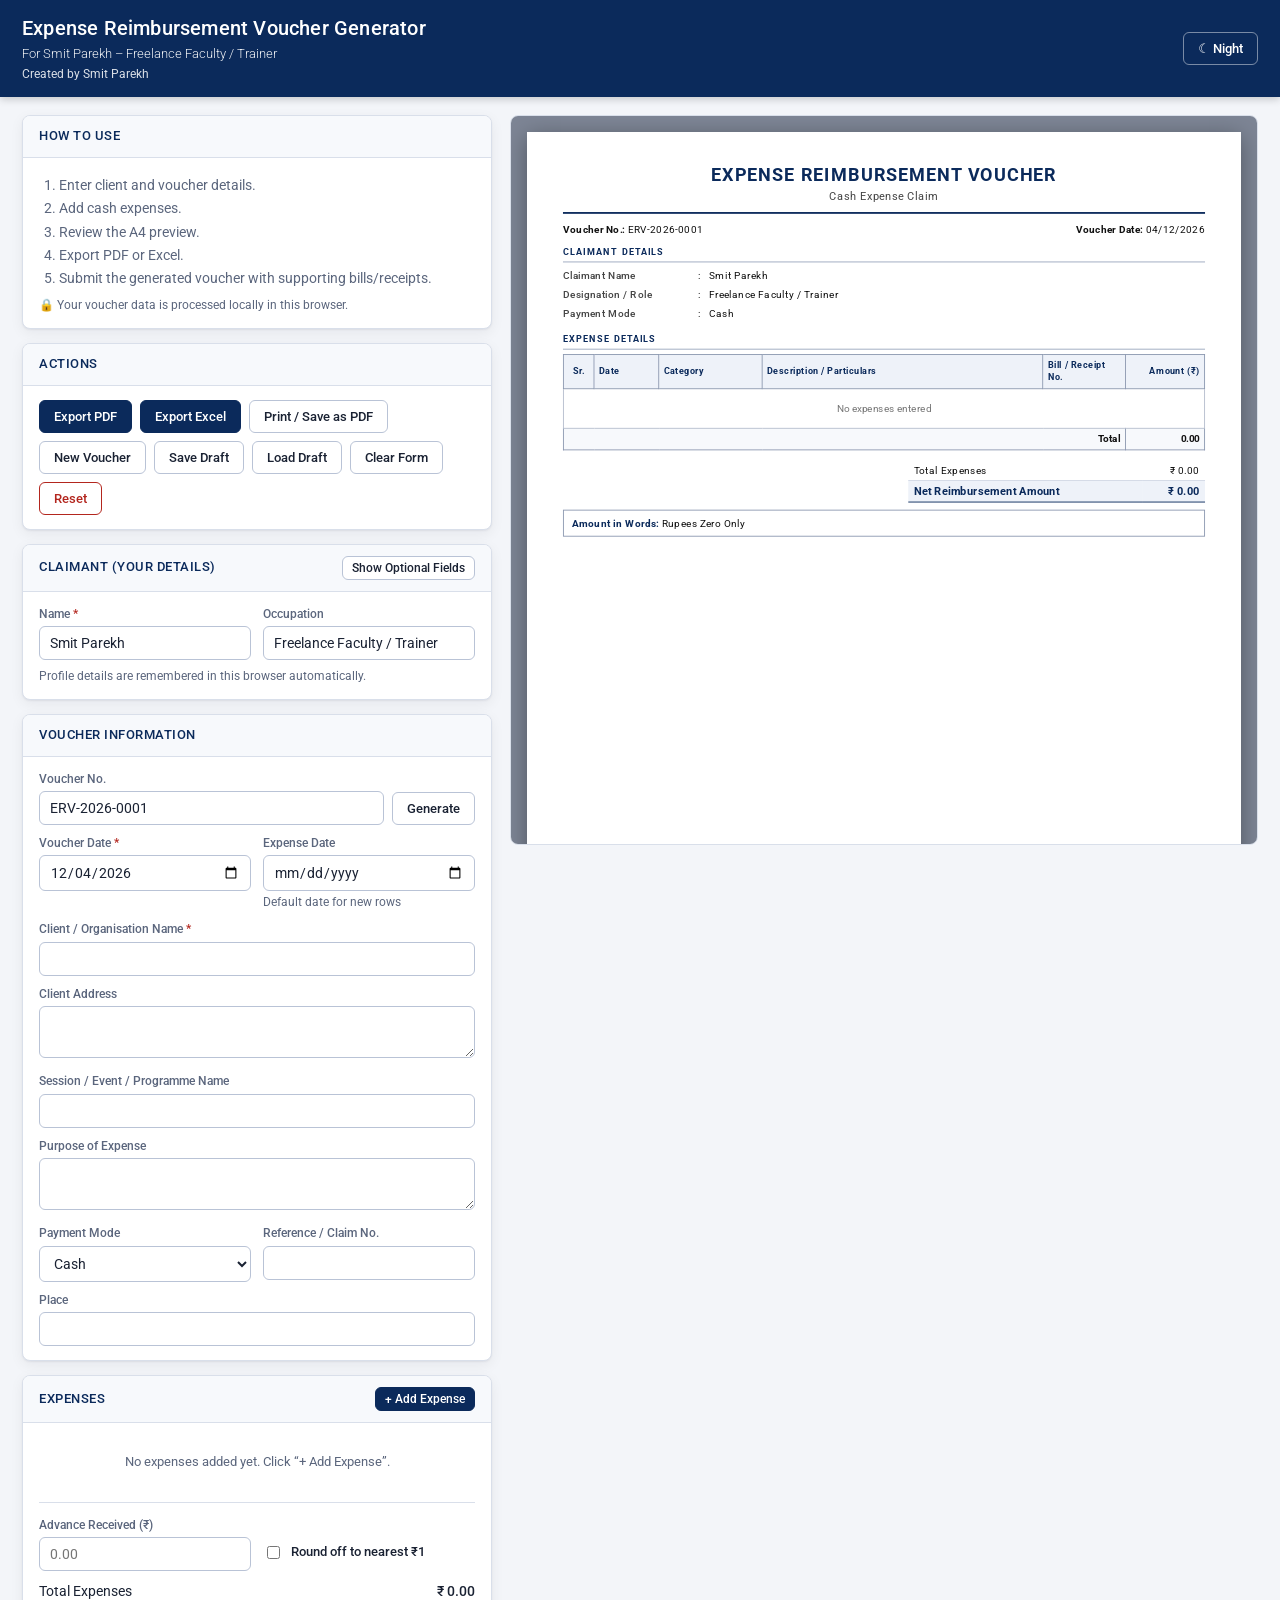
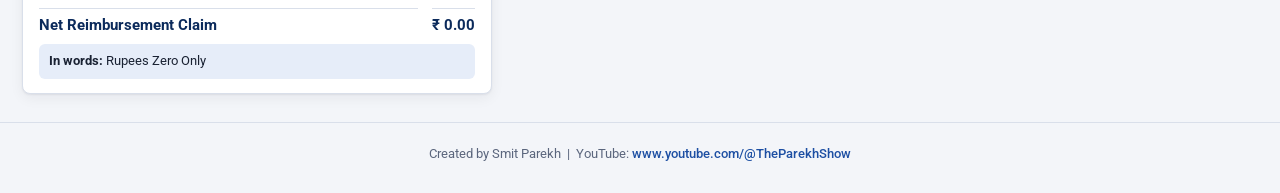
<file: Expense Reimbursement Tool/index.html>
<!DOCTYPE html>
<html lang="en" data-theme="light">
<head>
<meta charset="UTF-8">
<meta name="viewport" content="width=device-width, initial-scale=1, viewport-fit=cover">
<title>Expense Reimbursement Voucher Generator – Smit Parekh</title>
<meta name="description" content="Expense Reimbursement Voucher Generator for Smit Parekh – Freelance Faculty / Trainer. Created by Smit Parekh.">
<meta name="theme-color" content="#0b2a5b">
<meta name="apple-mobile-web-app-capable" content="yes">
<meta name="mobile-web-app-capable" content="yes">
<meta name="apple-mobile-web-app-status-bar-style" content="black-translucent">
<meta name="apple-mobile-web-app-title" content="Voucher Generator">
<link rel="manifest" id="pwaManifest">
<link rel="icon" id="favIcon" type="image/png">
<link rel="apple-touch-icon" id="appleIcon">

<link rel="preconnect" href="https://fonts.googleapis.com">
<link rel="preconnect" href="https://fonts.gstatic.com" crossorigin>
<link href="https://fonts.googleapis.com/css2?family=Roboto:wght@300;400;500;700&family=Roboto+Mono:wght@400;500&display=swap" rel="stylesheet">

<style>
:root{
  --bg:#f3f5f9; --surface:#ffffff; --surface-2:#f7f9fc; --border:#d9dfea; --border-strong:#b9c3d6;
  --text:#1a2233; --muted:#5b667d; --accent:#0b2a5b; --accent-2:#1d4fa3; --accent-soft:#e6edf9;
  --danger:#b3261e; --danger-soft:#fdeceb; --ok:#1b7f3b; --warn:#8a5a00; --warn-soft:#fff4dc;
  --shadow:0 1px 2px rgba(16,24,40,.06),0 4px 14px rgba(16,24,40,.06);
  --radius:8px;
}
[data-theme="dark"]{
  --bg:#0e131c; --surface:#161d2a; --surface-2:#1b2434; --border:#2a3550; --border-strong:#3a4870;
  --text:#e6ebf5; --muted:#9aa7c2; --accent:#6ea0ff; --accent-2:#8fb6ff; --accent-soft:#1c2a4a;
  --danger:#ff8a80; --danger-soft:#3a1c1a; --ok:#6fd58d; --warn:#ffcf70; --warn-soft:#3a2f14;
  --shadow:0 1px 2px rgba(0,0,0,.4),0 4px 14px rgba(0,0,0,.35);
}
*{box-sizing:border-box}
html,body{margin:0;padding:0}
body{
  font-family:'Roboto',system-ui,-apple-system,'Segoe UI',Arial,sans-serif;
  background:var(--bg); color:var(--text); font-size:14px; line-height:1.45;
  -webkit-font-smoothing:antialiased;
  padding:env(safe-area-inset-top,0px) env(safe-area-inset-right,0px) env(safe-area-inset-bottom,0px) env(safe-area-inset-left,0px);
}

/* ---------- Top bar ---------- */
.topbar{
  background:linear-gradient(0deg,#0b2a5b,#0b2a5b); color:#fff; padding:14px 22px;
  display:flex; align-items:center; justify-content:space-between; gap:14px; flex-wrap:wrap;
  position:sticky; top:0; z-index:50; box-shadow:0 2px 8px rgba(0,0,0,.2);
}
[data-theme="dark"] .topbar{background:#0a1a38;border-bottom:1px solid var(--border)}
.topbar h1{margin:0;font-size:20px;font-weight:500;letter-spacing:.2px}
.topbar .sub{font-size:13px;font-weight:300;opacity:.92;margin-top:2px}
.topbar .credit{font-size:12px;opacity:.85;margin-top:2px}
.top-actions{display:flex;gap:8px;align-items:center;flex-wrap:wrap}

/* ---------- Layout ---------- */
.app{display:grid;grid-template-columns:minmax(360px,470px) 1fr;gap:18px;padding:18px 22px;max-width:1700px;margin:0 auto}
.panel{display:flex;flex-direction:column;gap:14px;min-width:0}
.preview-wrap{min-width:0;position:sticky;top:78px;align-self:start}
@media (max-width:1050px){
  .app{grid-template-columns:1fr;padding:12px}
  .preview-wrap{position:static}
}

/* ---------- Cards ---------- */
.card{background:var(--surface);border:1px solid var(--border);border-radius:var(--radius);box-shadow:var(--shadow);overflow:hidden}
.card>.card-h{
  display:flex;align-items:center;justify-content:space-between;
  padding:11px 16px;background:var(--surface-2);border-bottom:1px solid var(--border);
  font-weight:500;font-size:13px;letter-spacing:.5px;text-transform:uppercase;color:var(--accent)
}
.card>.card-b{padding:14px 16px}
.howto ol{margin:0;padding-left:20px;color:var(--muted)}
.howto li{margin:3px 0}
.privacy{font-size:12px;color:var(--muted);display:flex;gap:6px;align-items:center;margin-top:8px}

/* ---------- Forms ---------- */
.grid2{display:grid;grid-template-columns:1fr 1fr;gap:10px 12px}
.grid1{display:grid;grid-template-columns:1fr;gap:10px}
.span2{grid-column:span 2}
@media (max-width:520px){.grid2{grid-template-columns:1fr}.span2{grid-column:span 1}}
label{display:block;font-size:12px;font-weight:500;color:var(--muted);margin-bottom:3px}
label .req{color:var(--danger)}
input,select,textarea{
  width:100%;font-family:inherit;font-size:14px;padding:8px 10px;border:1px solid var(--border-strong);
  border-radius:6px;background:var(--surface);color:var(--text);outline:none;transition:border-color .15s,box-shadow .15s
}
textarea{resize:vertical;min-height:52px}
input:focus,select:focus,textarea:focus{border-color:var(--accent-2);box-shadow:0 0 0 3px rgba(29,79,163,.18)}
[data-theme="dark"] input:focus,[data-theme="dark"] select:focus,[data-theme="dark"] textarea:focus{box-shadow:0 0 0 3px rgba(110,160,255,.25)}
.invalid{border-color:var(--danger)!important}
.err{color:var(--danger);font-size:11.5px;margin-top:3px;min-height:0;display:none}
.err.show{display:block}
.hint{font-size:11.5px;color:var(--muted);margin-top:3px}
.optional-wrap.hidden{display:none}
.inline-row{display:flex;gap:8px;align-items:flex-end}
.inline-row>*{flex:1}
.inline-row>.btn{flex:0 0 auto}

/* ---------- Buttons ---------- */
.btn{
  font-family:inherit;font-size:13px;font-weight:500;padding:8px 14px;border-radius:6px;cursor:pointer;
  border:1px solid var(--border-strong);background:var(--surface);color:var(--text);
  transition:background .15s,border-color .15s,transform .05s;display:inline-flex;align-items:center;gap:6px;white-space:nowrap
}
.btn:hover{background:var(--accent-soft);border-color:var(--accent-2)}
.btn:active{transform:translateY(1px)}
.btn:focus-visible{outline:2px solid var(--accent-2);outline-offset:2px}
.btn.primary{background:var(--accent);border-color:var(--accent);color:#fff}
[data-theme="dark"] .btn.primary{color:#0b1220}
.btn.primary:hover{background:var(--accent-2);border-color:var(--accent-2)}
.btn.danger{color:var(--danger);border-color:var(--danger)}
.btn.danger:hover{background:var(--danger-soft)}
.btn.sm{padding:4px 9px;font-size:12px}
.btn.ghost-light{background:transparent;color:#fff;border-color:rgba(255,255,255,.45)}
.btn.ghost-light:hover{background:rgba(255,255,255,.14);border-color:#fff}
.btn:disabled{opacity:.5;cursor:not-allowed}
.btn-row{display:flex;flex-wrap:wrap;gap:8px}
#installBtn{display:none}

/* ---------- Expense list (control panel) ---------- */
.exp-table{width:100%;border-collapse:collapse;font-size:12.5px}
.exp-table th{
  text-align:left;padding:6px 6px;font-size:11px;text-transform:uppercase;letter-spacing:.4px;color:var(--muted);
  border-bottom:1px solid var(--border)
}
.exp-table td{padding:6px 6px;border-bottom:1px solid var(--border);vertical-align:top}
.exp-table td.num,.exp-table th.num{text-align:right;font-variant-numeric:tabular-nums}
.exp-empty{padding:16px;text-align:center;color:var(--muted);font-size:13px}
.exp-actions{display:flex;gap:4px;white-space:nowrap}
.exp-scroll{overflow-x:auto}

/* ---------- Totals ---------- */
.totals{display:grid;grid-template-columns:1fr auto;gap:4px 14px;font-size:14px}
.totals .v{text-align:right;font-variant-numeric:tabular-nums;font-weight:500}
.totals .net{font-weight:700;font-size:15px;color:var(--accent);border-top:1px solid var(--border);padding-top:6px;margin-top:2px}
.words-box{margin-top:8px;padding:8px 10px;background:var(--accent-soft);border-radius:6px;font-size:12.5px;color:var(--text)}

/* ---------- Modal ---------- */
.modal-bg{position:fixed;inset:0;background:rgba(10,15,30,.55);display:none;align-items:center;justify-content:center;z-index:200;padding:14px}
.modal-bg.show{display:flex}
.modal{background:var(--surface);border:1px solid var(--border);border-radius:10px;width:100%;max-width:520px;max-height:92vh;overflow:auto;box-shadow:0 12px 40px rgba(0,0,0,.4)}
.modal-h{padding:13px 18px;font-weight:500;border-bottom:1px solid var(--border);color:var(--accent)}
.modal-b{padding:16px 18px}
.modal-f{padding:12px 18px;border-top:1px solid var(--border);display:flex;justify-content:flex-end;gap:8px;background:var(--surface-2)}

/* ---------- Toasts ---------- */
#toasts{position:fixed;right:16px;bottom:16px;display:flex;flex-direction:column;gap:8px;z-index:300;max-width:calc(100vw - 32px)}
.toast{
  background:#152238;color:#fff;padding:10px 14px;border-radius:8px;font-size:13px;box-shadow:0 6px 20px rgba(0,0,0,.3);
  border-left:4px solid #6ea0ff;animation:tin .2s ease-out
}
.toast.ok{border-left-color:#5fd08a}.toast.err{border-left-color:#ff8a80}.toast.warn{border-left-color:#ffcf70}
@keyframes tin{from{opacity:0;transform:translateY(8px)}to{opacity:1;transform:none}}

/* ---------- Preview area ---------- */
.warn-banner{
  background:var(--warn-soft);color:var(--warn);border:1px solid var(--warn);border-radius:6px;
  padding:8px 12px;font-size:13px;margin-bottom:10px;display:none
}
.warn-banner.show{display:block}
.preview-scroller{
  background:#7d8595;border-radius:var(--radius);padding:16px;overflow:auto;border:1px solid var(--border);
  max-height:calc(100vh - 170px);
}
[data-theme="dark"] .preview-scroller{background:#0a0e15}
@media (max-width:1050px){.preview-scroller{max-height:none}}
.a4-stage{transform-origin:top left}
.a4-holder{margin:0 auto}

/* ---------- The A4 voucher (always light for print fidelity) ---------- */
#voucher{
  width:794px;height:1123px;background:#fff;color:#111;position:relative;overflow:hidden;
  font-family:'Roboto',Arial,sans-serif;font-size:11.5px;line-height:1.4;padding:34px 40px 30px;
  box-shadow:0 4px 24px rgba(0,0,0,.35)
}
#voucher *{box-sizing:border-box}
.v-head{text-align:center;border-bottom:2px solid #0b2a5b;padding-bottom:8px}
.v-head .t1{font-size:20px;font-weight:700;letter-spacing:1.2px;color:#0b2a5b}
.v-head .t2{font-size:12px;color:#444;margin-top:2px;letter-spacing:.6px}
.v-meta{display:flex;justify-content:space-between;margin-top:9px;font-size:11.5px}
.v-meta b{font-weight:700}
.v-sec{margin-top:11px}
.v-sec-t{
  font-size:10.5px;font-weight:700;letter-spacing:.8px;text-transform:uppercase;color:#0b2a5b;
  border-bottom:1px solid #9aa6bd;padding-bottom:2px;margin-bottom:5px
}
.v-kv{width:100%;border-collapse:collapse}
.v-kv td{padding:2.5px 0;vertical-align:top;font-size:11.5px}
.v-kv td.k{width:150px;color:#444;font-weight:500}
.v-kv td.c{width:12px}
.v-kv td.val{font-weight:400}
.v-two{display:grid;grid-template-columns:1fr 1fr;gap:0 22px}
.v-tbl{width:100%;border-collapse:collapse;margin-top:2px}
.v-tbl th{
  background:#eef2f9;border:1px solid #8c98b0;padding:4px 5px;font-size:10.5px;text-align:left;font-weight:700;color:#0b2a5b
}
.v-tbl td{border:1px solid #b5bdcd;padding:3.5px 5px;font-size:11px;vertical-align:top}
.v-tbl .num{text-align:right;font-variant-numeric:tabular-nums;white-space:nowrap}
.v-tbl .ctr{text-align:center}
.v-tbl tfoot td{font-weight:700;background:#f7f9fc;border-color:#8c98b0}
.v-sum{margin-left:auto;width:330px;border-collapse:collapse;margin-top:8px}
.v-sum td{padding:3px 6px;font-size:11.5px;border-bottom:1px solid #d3d9e6}
.v-sum td.n{text-align:right;font-variant-numeric:tabular-nums;white-space:nowrap}
.v-sum tr.net td{font-weight:700;font-size:12.5px;border-top:1.5px solid #0b2a5b;border-bottom:1.5px solid #0b2a5b;background:#eef2f9;color:#0b2a5b}
.v-words{margin-top:8px;border:1px solid #8c98b0;padding:6px 9px;font-size:11.5px}
.v-words b{color:#0b2a5b}
.v-decl{margin-top:10px;font-size:10.8px;line-height:1.5;text-align:justify;color:#222}
.v-sign{display:grid;grid-template-columns:1fr 1fr;gap:26px;margin-top:0}
.v-sign .box{border:1px solid #9aa6bd;padding:8px 10px;min-height:118px;font-size:11px}
.v-sign .box .h{font-size:10.5px;font-weight:700;color:#0b2a5b;text-transform:uppercase;letter-spacing:.6px;border-bottom:1px solid #c4cbd9;padding-bottom:3px;margin-bottom:6px}
.v-sign .line{border-bottom:1px solid #555;height:34px;margin-bottom:3px}
.v-sign .row{display:flex;gap:4px;margin-top:5px}
.v-sign .row .k{color:#444;min-width:62px}
.v-sign .row .fill{flex:1;border-bottom:1px dotted #666;min-height:13px}
.v-foot{
  position:absolute;left:40px;right:40px;bottom:14px;border-top:1px solid #b5bdcd;padding-top:5px;
  font-size:9.5px;color:#666;display:flex;justify-content:space-between
}
.v-bottom-block{position:absolute;left:40px;right:40px;bottom:40px}

/* ---------- Footer ---------- */
.app-footer{
  text-align:center;padding:22px 16px 30px;color:var(--muted);font-size:13px;border-top:1px solid var(--border);margin-top:10px
}
.app-footer a{color:var(--accent-2);text-decoration:none;font-weight:500}
.app-footer a:hover{text-decoration:underline}

/* ---------- Print ---------- */
@page{size:A4 portrait;margin:0}
@media print{
  html,body{background:#fff!important;margin:0!important;padding:0!important}
  body>*:not(#printRoot){display:none!important}
  #printRoot{display:block!important}
  #printRoot #voucher{
    width:210mm!important;height:297mm!important;box-shadow:none!important;transform:none!important;margin:0!important;
    page-break-after:avoid;page-break-inside:avoid
  }
}
#printRoot{display:none}
</style>
</head>
<body>

<!-- ============ TOP BAR ============ -->
<header class="topbar">
  <div>
    <h1>Expense Reimbursement Voucher Generator</h1>
    <div class="sub">For Smit Parekh – Freelance Faculty / Trainer</div>
    <div class="credit">Created by Smit Parekh</div>
  </div>
  <div class="top-actions">
    <button class="btn ghost-light" id="installBtn" type="button">⬇ Install App</button>
    <button class="btn ghost-light" id="themeBtn" type="button" aria-label="Toggle day / night mode">☾ Night</button>
  </div>
</header>

<main class="app">

  <!-- ============ CONTROL PANEL ============ -->
  <section class="panel" aria-label="Voucher controls">

    <div class="card howto">
      <div class="card-h">How to use</div>
      <div class="card-b">
        <ol>
          <li>Enter client and voucher details.</li>
          <li>Add cash expenses.</li>
          <li>Review the A4 preview.</li>
          <li>Export PDF or Excel.</li>
          <li>Submit the generated voucher with supporting bills/receipts.</li>
        </ol>
        <div class="privacy">🔒 Your voucher data is processed locally in this browser.</div>
      </div>
    </div>

    <div class="card">
      <div class="card-h">
        <span>Actions</span>
      </div>
      <div class="card-b">
        <div class="btn-row">
          <button class="btn primary" id="btnPdf" type="button">Export PDF</button>
          <button class="btn primary" id="btnXlsx" type="button">Export Excel</button>
          <button class="btn" id="btnPrint" type="button">Print / Save as PDF</button>
        </div>
        <div class="btn-row" style="margin-top:8px">
          <button class="btn" id="btnNew" type="button">New Voucher</button>
          <button class="btn" id="btnSave" type="button">Save Draft</button>
          <button class="btn" id="btnLoad" type="button">Load Draft</button>
          <button class="btn" id="btnClear" type="button">Clear Form</button>
          <button class="btn danger" id="btnReset" type="button">Reset</button>
        </div>
      </div>
    </div>

    <div class="card">
      <div class="card-h">
        <span>Claimant (Your Details)</span>
        <button class="btn sm" id="btnOptional" type="button" aria-expanded="false">Show Optional Fields</button>
      </div>
      <div class="card-b">
        <div class="grid2">
          <div>
            <label for="cName">Name <span class="req">*</span></label>
            <input id="cName" type="text" autocomplete="name">
          </div>
          <div>
            <label for="cOcc">Occupation</label>
            <input id="cOcc" type="text">
          </div>
        </div>
        <div id="optWrap" class="optional-wrap hidden" style="margin-top:10px">
          <div class="grid2">
            <div class="span2"><label for="cAddr">Address</label><textarea id="cAddr" rows="2"></textarea></div>
            <div><label for="cMobile">Mobile</label><input id="cMobile" type="tel" inputmode="tel"></div>
            <div><label for="cEmail">Email</label><input id="cEmail" type="email"></div>
            <div><label for="cPan">PAN</label><input id="cPan" type="text" maxlength="10" style="text-transform:uppercase"></div>
            <div><label for="cGstin">GSTIN</label><input id="cGstin" type="text" maxlength="15" style="text-transform:uppercase"></div>
            <div class="span2"><label for="cBank">Bank / UPI Details</label><textarea id="cBank" rows="2"></textarea></div>
          </div>
        </div>
        <div class="hint" style="margin-top:8px">Profile details are remembered in this browser automatically.</div>
      </div>
    </div>

    <div class="card">
      <div class="card-h">Voucher Information</div>
      <div class="card-b">
        <div class="grid2">
          <div class="span2">
            <label for="vNo">Voucher No.</label>
            <div class="inline-row">
              <input id="vNo" type="text">
              <button class="btn" id="btnGenNo" type="button" title="Generate next voucher number">Generate</button>
            </div>
          </div>
          <div>
            <label for="vDate">Voucher Date <span class="req">*</span></label>
            <input id="vDate" type="date">
            <div class="err" id="eVDate"></div>
          </div>
          <div>
            <label for="vExpDate">Expense Date</label>
            <input id="vExpDate" type="date">
            <div class="hint">Default date for new rows</div>
          </div>
          <div class="span2">
            <label for="vClient">Client / Organisation Name <span class="req">*</span></label>
            <input id="vClient" type="text">
            <div class="err" id="eClient"></div>
          </div>
          <div class="span2">
            <label for="vClientAddr">Client Address</label>
            <textarea id="vClientAddr" rows="2"></textarea>
          </div>
          <div class="span2">
            <label for="vProgramme">Session / Event / Programme Name</label>
            <input id="vProgramme" type="text">
          </div>
          <div class="span2">
            <label for="vPurpose">Purpose of Expense</label>
            <textarea id="vPurpose" rows="2"></textarea>
          </div>
          <div>
            <label for="vMode">Payment Mode</label>
            <select id="vMode">
              <option>Cash</option><option>UPI</option><option>Card</option><option>Bank Transfer</option><option>Other</option>
            </select>
          </div>
          <div>
            <label for="vRef">Reference / Claim No.</label>
            <input id="vRef" type="text">
          </div>
          <div class="span2">
            <label for="vPlace">Place</label>
            <input id="vPlace" type="text">
          </div>
        </div>
      </div>
    </div>

    <div class="card">
      <div class="card-h">
        <span>Expenses</span>
        <button class="btn primary sm" id="btnAddExp" type="button">+ Add Expense</button>
      </div>
      <div class="card-b">
        <div class="err" id="eExpenses"></div>
        <div class="exp-scroll">
          <table class="exp-table" id="expTable">
            <thead>
              <tr><th>#</th><th>Date</th><th>Category</th><th>Particulars</th><th class="num">₹ Amount</th><th></th></tr>
            </thead>
            <tbody id="expBody"></tbody>
          </table>
        </div>
        <div class="exp-empty" id="expEmpty">No expenses added yet. Click “+ Add Expense”.</div>

        <hr style="border:none;border-top:1px solid var(--border);margin:14px 0">

        <div class="grid2" style="margin-bottom:10px">
          <div>
            <label for="vAdvance">Advance Received (₹)</label>
            <input id="vAdvance" type="text" inputmode="decimal" placeholder="0.00">
            <div class="err" id="eAdvance"></div>
          </div>
          <div style="display:flex;align-items:flex-end">
            <label style="display:flex;gap:8px;align-items:center;margin:0;padding-bottom:9px;font-size:13px;color:var(--text)">
              <input type="checkbox" id="vRound" style="width:auto"> Round off to nearest ₹1
            </label>
          </div>
        </div>

        <div class="totals" id="totalsBox"></div>
        <div class="words-box" id="wordsBox"></div>
      </div>
    </div>
  </section>

  <!-- ============ PREVIEW ============ -->
  <section class="preview-wrap" aria-label="Live A4 voucher preview">
    <div class="warn-banner" id="overflowWarn">
      ⚠ This voucher exceeds the recommended single-page A4 layout. Reduce the number of rows or shorten descriptions, or split the claim into two vouchers.
    </div>
    <div class="preview-scroller" id="previewScroller">
      <div class="a4-holder" id="a4Holder">
        <div class="a4-stage" id="a4Stage">
          <div id="voucher"></div>
        </div>
      </div>
    </div>
  </section>
</main>

<footer class="app-footer">
  Created by Smit Parekh &nbsp;|&nbsp;
  YouTube: <a href="https://www.youtube.com/@TheParekhShow" target="_blank" rel="noopener">www.youtube.com/@TheParekhShow</a>
</footer>

<!-- Print root (populated at print time) -->
<div id="printRoot"></div>

<!-- Expense modal -->
<div class="modal-bg" id="expModal" role="dialog" aria-modal="true" aria-labelledby="expModalTitle">
  <div class="modal">
    <div class="modal-h" id="expModalTitle">Add Expense</div>
    <div class="modal-b">
      <div class="grid2">
        <div>
          <label for="mDate">Expense Date</label>
          <input id="mDate" type="date">
        </div>
        <div>
          <label for="mCat">Expense Category</label>
          <select id="mCat"></select>
        </div>
        <div class="span2">
          <label for="mDesc">Description / Particulars</label>
          <input id="mDesc" type="text" placeholder="e.g. Train fare Mumbai → Pune">
        </div>
        <div>
          <label for="mBill">Bill / Receipt No.</label>
          <input id="mBill" type="text">
        </div>
        <div>
          <label for="mAmt">Amount (₹) <span class="req">*</span></label>
          <input id="mAmt" type="text" inputmode="decimal" placeholder="0.00">
          <div class="err" id="eMAmt"></div>
        </div>
      </div>
    </div>
    <div class="modal-f">
      <button class="btn" id="mCancel" type="button">Cancel</button>
      <button class="btn primary" id="mSave" type="button">Save Expense</button>
    </div>
  </div>
</div>

<!-- Confirm modal -->
<div class="modal-bg" id="confirmModal" role="dialog" aria-modal="true" aria-labelledby="confirmTitle">
  <div class="modal">
    <div class="modal-h" id="confirmTitle">Confirm</div>
    <div class="modal-b" id="confirmMsg"></div>
    <div class="modal-f">
      <button class="btn" id="confirmNo" type="button">Cancel</button>
      <button class="btn danger" id="confirmYes" type="button">Confirm</button>
    </div>
  </div>
</div>

<div id="toasts" aria-live="polite"></div>

<!-- CDN libraries (loaded lazily on demand for offline resilience) -->
<script>
/* ==========================================================
   PWA SETUP  (manifest + service worker generated at runtime
   so the app stays a single deliverable HTML file)
   ========================================================== */
(function pwaSetup(){
  // ---- Icon (drawn on canvas, no external file) ----
  function makeIcon(size){
    const c=document.createElement('canvas'); c.width=c.height=size;
    const x=c.getContext('2d');
    x.fillStyle='#0b2a5b'; x.fillRect(0,0,size,size);
    x.fillStyle='#ffffff';
    const p=size*0.22;
    x.fillRect(p,p,size-2*p,size-2*p);
    x.fillStyle='#0b2a5b';
    x.font='bold '+Math.round(size*0.36)+'px Arial,sans-serif';
    x.textAlign='center'; x.textBaseline='middle';
    x.fillText('₹',size/2,size*0.5);
    x.fillRect(p+size*0.06,p+size*0.06,size*0.34,size*0.03);
    x.fillRect(p+size*0.06,size-p-size*0.09,size*0.50,size*0.03);
    return c.toDataURL('image/png');
  }
  const icon192=makeIcon(192), icon512=makeIcon(512);
  document.getElementById('favIcon').href=icon192;
  document.getElementById('appleIcon').href=makeIcon(180);

  const startUrl = (location.protocol==='http:'||location.protocol==='https:') ? location.href.split('#')[0] : '.';
  const manifest={
    name:'Expense Reimbursement Voucher Generator – Smit Parekh',
    short_name:'Voucher Gen',
    description:'Expense Reimbursement Voucher Generator. Created by Smit Parekh.',
    start_url:startUrl, scope:startUrl.replace(/[^\/]*$/,''),
    display:'standalone', orientation:'any',
    background_color:'#f3f5f9', theme_color:'#0b2a5b',
    icons:[
      {src:icon192,sizes:'192x192',type:'image/png',purpose:'any'},
      {src:icon512,sizes:'512x512',type:'image/png',purpose:'any'},
      {src:icon512,sizes:'512x512',type:'image/png',purpose:'maskable'}
    ]
  };
  try{
    const blob=new Blob([JSON.stringify(manifest)],{type:'application/manifest+json'});
    document.getElementById('pwaManifest').href=URL.createObjectURL(blob);
  }catch(e){}

  // ---- Service worker (works when hosted on https / localhost) ----
  if('serviceWorker' in navigator && (location.protocol==='https:'||location.hostname==='localhost')){
    const swCode=`
      const CACHE='erv-smit-parekh-v1';
      self.addEventListener('install',e=>{self.skipWaiting();});
      self.addEventListener('activate',e=>{e.waitUntil(caches.keys().then(k=>Promise.all(k.filter(n=>n!==CACHE).map(n=>caches.delete(n)))).then(()=>self.clients.claim()));});
      self.addEventListener('fetch',e=>{
        if(e.request.method!=='GET')return;
        e.respondWith(
          fetch(e.request).then(r=>{
            if(r&&(r.status===200||r.type==='opaque')){const cp=r.clone();caches.open(CACHE).then(c=>c.put(e.request,cp)).catch(()=>{});}
            return r;
          }).catch(()=>caches.match(e.request).then(m=>m||caches.match(self.registration.scope)))
        );
      });`;
    try{
      const swUrl=URL.createObjectURL(new Blob([swCode],{type:'text/javascript'}));
      navigator.serviceWorker.register(swUrl).catch(()=>{});
    }catch(e){}
  }

  // ---- Install prompt ----
  let deferred=null; const btn=document.getElementById('installBtn');
  window.addEventListener('beforeinstallprompt',e=>{e.preventDefault();deferred=e;btn.style.display='inline-flex';});
  btn.addEventListener('click',async()=>{
    if(deferred){deferred.prompt();await deferred.userChoice;deferred=null;btn.style.display='none';}
  });
  window.addEventListener('appinstalled',()=>{btn.style.display='none';window.__toast&&window.__toast('App installed successfully','ok');});

  // iOS hint (Safari has no install event)
  const isIOS=/iphone|ipad|ipod/i.test(navigator.userAgent)&&!window.MSStream;
  const standalone=window.navigator.standalone||window.matchMedia('(display-mode: standalone)').matches;
  if(isIOS&&!standalone){
    btn.style.display='inline-flex'; btn.textContent='⬇ Install (iOS)';
    btn.onclick=()=>window.__toast&&window.__toast('On iPhone/iPad: tap Share ▸ “Add to Home Screen”.','warn');
  }
})();
</script>

<script>
/* ==========================================================
   MAIN APPLICATION
   ========================================================== */
(function(){
'use strict';

const $ = id => document.getElementById(id);
const CATEGORIES=['Travel','Local Conveyance','Auto/Taxi','Fuel','Parking','Toll','Food/Refreshment','Printing/Stationery','Accommodation','Courier','Other'];
const LS_PROFILE='erv_profile_v1', LS_DRAFT='erv_draft_v1', LS_SEQ='erv_seq_v1', LS_THEME='erv_theme_v1';

/* ---------- State ---------- */
let expenses=[]; let editingId=null; let idCounter=1;

/* ---------- Utilities ---------- */
function esc(s){return String(s==null?'':s).replace(/[&<>"']/g,c=>({'&':'&amp;','<':'&lt;','>':'&gt;','"':'&quot;',"'":'&#39;'}[c]));}
function todayISO(){const d=new Date();const p=n=>String(n).padStart(2,'0');return d.getFullYear()+'-'+p(d.getMonth()+1)+'-'+p(d.getDate());}
function fmtDate(iso){if(!iso)return '';const m=/^(\d{4})-(\d{2})-(\d{2})$/.exec(iso);return m?`${m[3]}/${m[2]}/${m[1]}`:iso;}
function parseAmt(v){
  if(v==null)return NaN; const s=String(v).replace(/[₹,\s]/g,'');
  if(s==='')return 0; if(!/^\d*\.?\d+$|^\d+\.?$/.test(s))return NaN;
  return Math.round(parseFloat(s)*100)/100;
}
function fmtINR(n){
  n=Math.round((+n||0)*100)/100;
  const neg=n<0; n=Math.abs(n);
  const [i,d]=n.toFixed(2).split('.');
  let last3=i.slice(-3), rest=i.slice(0,-3);
  if(rest)last3=','+last3;
  const r=rest.replace(/\B(?=(\d{2})+(?!\d))/g,',')+last3;
  return (neg?'-':'')+r+'.'+d;
}
function fmtRs(n){return '₹ '+fmtINR(n);}

/* ---------- Amount in words (Indian system) ---------- */
const ONES=['','One','Two','Three','Four','Five','Six','Seven','Eight','Nine','Ten','Eleven','Twelve','Thirteen','Fourteen','Fifteen','Sixteen','Seventeen','Eighteen','Nineteen'];
const TENS=['','','Twenty','Thirty','Forty','Fifty','Sixty','Seventy','Eighty','Ninety'];
function twoDigits(n){return n<20?ONES[n]:TENS[Math.floor(n/10)]+(n%10?' '+ONES[n%10]:'');}
function threeDigits(n){
  let s=''; const h=Math.floor(n/100), r=n%100;
  if(h)s+=ONES[h]+' Hundred'; if(r)s+=(s?' ':'')+twoDigits(r); return s;
}
function intToIndianWords(n){
  if(n===0)return 'Zero';
  const parts=[]; 
  const crore=Math.floor(n/10000000); n%=10000000;
  const lakh=Math.floor(n/100000); n%=100000;
  const thou=Math.floor(n/1000); n%=1000;
  if(crore){ parts.push((crore>=100?intToIndianWords(crore):twoDigits(crore))+' Crore'); }
  if(lakh)parts.push(twoDigits(lakh)+' Lakh');
  if(thou)parts.push(twoDigits(thou)+' Thousand');
  if(n)parts.push(threeDigits(n));
  return parts.join(' ');
}
function amountInWords(amount){
  amount=Math.round((+amount||0)*100)/100;
  if(amount<0)amount=Math.abs(amount);
  let rupees=Math.floor(amount+1e-9), paise=Math.round((amount-rupees)*100);
  if(paise===100){rupees+=1;paise=0;}
  let out='Rupees '+intToIndianWords(rupees);
  if(paise>0)out+=' and '+twoDigits(paise)+' Paise';
  return out+' Only';
}

/* ---------- Toast ---------- */
function toast(msg,type){
  const t=document.createElement('div'); t.className='toast '+(type||''); t.textContent=msg;
  $('toasts').appendChild(t); setTimeout(()=>{t.style.opacity='0';t.style.transition='opacity .3s';setTimeout(()=>t.remove(),300);},3200);
}
window.__toast=toast;

/* ---------- Confirm ---------- */
function confirmBox(title,msg,yesLabel){
  return new Promise(res=>{
    $('confirmTitle').textContent=title; $('confirmMsg').textContent=msg; $('confirmYes').textContent=yesLabel||'Confirm';
    $('confirmModal').classList.add('show'); $('confirmYes').focus();
    const done=v=>{$('confirmModal').classList.remove('show');$('confirmYes').onclick=$('confirmNo').onclick=null;res(v);};
    $('confirmYes').onclick=()=>done(true); $('confirmNo').onclick=()=>done(false);
  });
}

/* ---------- Theme ---------- */
function applyTheme(t){
  document.documentElement.setAttribute('data-theme',t);
  $('themeBtn').textContent=t==='dark'?'☀ Day':'☾ Night';
  const m=document.querySelector('meta[name="theme-color"]'); if(m)m.content=t==='dark'?'#0a1a38':'#0b2a5b';
  try{localStorage.setItem(LS_THEME,t);}catch(e){}
}
(function initTheme(){
  let t='light';
  try{t=localStorage.getItem(LS_THEME)||(window.matchMedia&&matchMedia('(prefers-color-scheme: dark)').matches?'dark':'light');}catch(e){}
  applyTheme(t);
  $('themeBtn').addEventListener('click',()=>applyTheme(document.documentElement.getAttribute('data-theme')==='dark'?'light':'dark'));
})();

/* ---------- Voucher number ---------- */
function getSeq(){try{return parseInt(localStorage.getItem(LS_SEQ),10)||1;}catch(e){return 1;}}
function setSeq(n){try{localStorage.setItem(LS_SEQ,String(n));}catch(e){}}
function makeVoucherNo(seq){return 'ERV-'+new Date().getFullYear()+'-'+String(seq).padStart(4,'0');}
function generateVoucherNo(){ $('vNo').value=makeVoucherNo(getSeq()); update(); }
function bumpSeqIfUsed(){
  // increments stored sequence when current number matches the auto pattern
  const m=/^ERV-\d{4}-(\d+)$/.exec($('vNo').value.trim());
  if(m){const n=parseInt(m[1],10); if(n>=getSeq())setSeq(n+1);}
}

/* ---------- Field map ---------- */
const PROFILE_FIELDS=['cName','cOcc','cAddr','cMobile','cEmail','cPan','cGstin','cBank'];
const VOUCHER_FIELDS=['vNo','vDate','vExpDate','vClient','vClientAddr','vProgramme','vPurpose','vMode','vRef','vPlace','vAdvance'];

function saveProfile(){
  const p={}; PROFILE_FIELDS.forEach(f=>p[f]=$(f).value);
  try{localStorage.setItem(LS_PROFILE,JSON.stringify(p));}catch(e){}
}
function loadProfile(){
  let p=null; try{p=JSON.parse(localStorage.getItem(LS_PROFILE)||'null');}catch(e){}
  $('cName').value=(p&&p.cName)||'Smit Parekh';
  $('cOcc').value=(p&&p.cOcc)||'Freelance Faculty / Trainer';
  ['cAddr','cMobile','cEmail','cPan','cGstin','cBank'].forEach(f=>$(f).value=(p&&p[f])||'');
}

/* ---------- Collect data ---------- */
function calc(){
  const total=expenses.reduce((s,e)=>s+(e.amount||0),0);
  let adv=parseAmt($('vAdvance').value); if(isNaN(adv))adv=0;
  let net=Math.round((total-adv)*100)/100;
  let roundOff=0;
  if($('vRound').checked){const r=Math.round(net); roundOff=Math.round((r-net)*100)/100; net=r;}
  return {total:Math.round(total*100)/100,adv,net,roundOff};
}
function periodText(){
  const ds=expenses.map(e=>e.date).filter(Boolean).sort();
  if(!ds.length){return $('vExpDate').value?fmtDate($('vExpDate').value):'';}
  return ds[0]===ds[ds.length-1]?fmtDate(ds[0]):fmtDate(ds[0])+' to '+fmtDate(ds[ds.length-1]);
}

/* ---------- Render: control-panel expense list ---------- */
function renderExpList(){
  const body=$('expBody'); body.innerHTML='';
  expenses.forEach((e,i)=>{
    const tr=document.createElement('tr');
    tr.innerHTML=`<td>${i+1}</td><td>${esc(fmtDate(e.date))}</td><td>${esc(e.category)}</td>
      <td>${esc(e.desc)}${e.bill?'<div class="hint">Bill: '+esc(e.bill)+'</div>':''}</td>
      <td class="num">${fmtINR(e.amount)}</td>
      <td><div class="exp-actions">
        <button class="btn sm" type="button" data-edit="${e.id}" aria-label="Edit expense ${i+1}">Edit</button>
        <button class="btn sm danger" type="button" data-del="${e.id}" aria-label="Delete expense ${i+1}">Delete</button>
      </div></td>`;
    body.appendChild(tr);
  });
  $('expEmpty').style.display=expenses.length?'none':'block';
  $('expTable').style.display=expenses.length?'table':'none';
}
$('expBody').addEventListener('click',ev=>{
  const b=ev.target.closest('button'); if(!b)return;
  if(b.dataset.edit)openExpModal(+b.dataset.edit);
  if(b.dataset.del){
    const id=+b.dataset.del;
    expenses=expenses.filter(e=>e.id!==id); toast('Expense deleted','ok'); update();
  }
});

/* ---------- Render: totals ---------- */
function renderTotals(){
  const c=calc();
  let h=`<div>Total Expenses</div><div class="v">${fmtRs(c.total)}</div>`;
  if(c.adv>0)h+=`<div>Less: Advance Received</div><div class="v">(${fmtRs(c.adv)})</div>`;
  if($('vRound').checked&&c.roundOff!==0)h+=`<div>Round-off</div><div class="v">${c.roundOff>0?'+':'-'} ${fmtRs(Math.abs(c.roundOff))}</div>`;
  h+=`<div class="net">Net Reimbursement Claim</div><div class="v net">${fmtRs(c.net)}</div>`;
  $('totalsBox').innerHTML=h;
  $('wordsBox').innerHTML='<b>In words:</b> '+esc(amountInWords(c.net));
}

/* ---------- Render: voucher ---------- */
function kvRow(k,v){return v?`<tr><td class="k">${esc(k)}</td><td class="c">:</td><td class="val">${esc(v)}</td></tr>`:'';}

function renderVoucher(){
  const c=calc();
  const name=$('cName').value.trim(), occ=$('cOcc').value.trim();
  const rows=expenses.map((e,i)=>`<tr>
    <td class="ctr">${i+1}</td><td>${esc(fmtDate(e.date))}</td><td>${esc(e.category)}</td>
    <td>${esc(e.desc)}</td><td>${esc(e.bill)}</td><td class="num">${fmtINR(e.amount)}</td></tr>`).join('');

  const claimantExtras=[
    ['Address',$('cAddr').value.trim()],['Mobile',$('cMobile').value.trim()],['Email',$('cEmail').value.trim()],
    ['PAN',$('cPan').value.trim().toUpperCase()],['GSTIN',$('cGstin').value.trim().toUpperCase()],['Bank / UPI',$('cBank').value.trim()]
  ].filter(x=>x[1]);

  const summary=`
    <table class="v-sum">
      <tr><td>Total Expenses</td><td class="n">${fmtRs(c.total)}</td></tr>
      ${c.adv>0?`<tr><td>Less: Advance Received</td><td class="n">(${fmtRs(c.adv)})</td></tr>`:''}
      ${$('vRound').checked&&c.roundOff!==0?`<tr><td>Round-off</td><td class="n">${c.roundOff>0?'+':'-'} ${fmtRs(Math.abs(c.roundOff))}</td></tr>`:''}
      <tr class="net"><td>Net Reimbursement Amount</td><td class="n">${fmtRs(c.net)}</td></tr>
    </table>
    <div class="v-words"><b>Amount in Words:</b> ${esc(amountInWords(c.net))}</div>`;

  $('voucher').innerHTML=`
    <div class="v-head">
      <div class="t1">EXPENSE REIMBURSEMENT VOUCHER</div>
      <div class="t2">Cash Expense Claim</div>
    </div>
    <div class="v-meta">
      <div><b>Voucher No.:</b> ${esc($('vNo').value.trim()||'—')}</div>
      <div><b>Voucher Date:</b> ${esc(fmtDate($('vDate').value)||'—')}</div>
    </div>

    <div class="v-sec">
      <div class="v-sec-t">Claimant Details</div>
      <table class="v-kv">
        ${kvRow('Claimant Name',name)}
        ${kvRow('Designation / Role',occ)}
        ${kvRow('Organisation / Client',$('vClient').value.trim())}
        ${kvRow('Client Address',$('vClientAddr').value.trim())}
        ${kvRow('Programme / Event',$('vProgramme').value.trim())}
        ${kvRow('Purpose of Expense',$('vPurpose').value.trim())}
        ${kvRow('Expense Period',periodText())}
        ${kvRow('Payment Mode',$('vMode').value)}
        ${kvRow('Reference / Claim No.',$('vRef').value.trim())}
        ${kvRow('Place',$('vPlace').value.trim())}
        ${claimantExtras.map(x=>kvRow(x[0],x[1])).join('')}
      </table>
    </div>

    <div class="v-sec">
      <div class="v-sec-t">Expense Details</div>
      <table class="v-tbl">
        <thead><tr>
          <th style="width:34px" class="ctr">Sr.</th><th style="width:72px">Date</th><th style="width:115px">Category</th>
          <th>Description / Particulars</th><th style="width:92px">Bill / Receipt No.</th><th style="width:88px;text-align:right">Amount (₹)</th>
        </tr></thead>
        <tbody>${rows||'<tr><td colspan="6" class="ctr" style="padding:14px;color:#777">No expenses entered</td></tr>'}</tbody>
        <tfoot><tr><td colspan="5" style="text-align:right">Total</td><td class="num">${fmtINR(c.total)}</td></tr></tfoot>
      </table>
    </div>

    <div class="v-sec" id="vSummarySec">${summary}</div>

    <div class="v-bottom-block" id="vBottom">
      <div class="v-decl"><b>Declaration:</b> I certify that the above expenses were incurred by me for official/professional purposes in connection with the programme/session mentioned above and that the amounts claimed are true and supported by available bills/receipts wherever applicable.</div>
      <div class="v-sec">
        <div class="v-sign">
          <div class="box">
            <div class="h">Claimant</div>
            <div class="line"></div>
            <div style="font-size:10.5px;color:#444">Claimant Signature</div>
            <div class="row"><span class="k">Name</span><span>: ${esc(name||'')}</span></div>
            <div class="row"><span class="k">Date</span><span class="fill"></span></div>
          </div>
          <div class="box">
            <div class="h">Client / Organisation Verification</div>
            <div class="row" style="margin-top:0"><span class="k">Verified By</span><span class="fill"></span></div>
            <div class="row"><span class="k">Designation</span><span class="fill"></span></div>
            <div class="line" style="margin-top:8px;height:22px"></div>
            <div style="font-size:10.5px;color:#444">Signature</div>
            <div class="row"><span class="k">Date</span><span class="fill"></span></div>
          </div>
        </div>
      </div>
    </div>

    <div class="v-foot">
      <span>Computer-generated reimbursement voucher.</span>
      <span>${esc(name||'')}${$('vNo').value.trim()?' · '+esc($('vNo').value.trim()):''}</span>
    </div>`;

  checkOverflow();
}

/* ---------- Overflow detection ---------- */
function checkOverflow(){
  const v=$('voucher'), sum=$('vSummarySec'), bottom=$('vBottom');
  if(!sum||!bottom){return;}
  const vTop=v.getBoundingClientRect().top, scale=currentScale||1;
  const sumBottom=(sum.getBoundingClientRect().bottom-vTop)/scale;
  const bottomTop=(bottom.getBoundingClientRect().top-vTop)/scale;
  const over=sumBottom>bottomTop-6;
  $('overflowWarn').classList.toggle('show',over);
  overflowing=over;
}
let overflowing=false;

/* ---------- Preview scaling ---------- */
let currentScale=1;
function fitPreview(){
  const sc=$('previewScroller'); const avail=sc.clientWidth-32;
  const s=Math.min(1,Math.max(0.3,avail/794));
  currentScale=s;
  const stage=$('a4Stage'), holder=$('a4Holder');
  stage.style.transform=`scale(${s})`;
  holder.style.width=(794*s)+'px'; holder.style.height=(1123*s)+'px';
  stage.style.width='794px'; stage.style.height='1123px';
  checkOverflow();
}
window.addEventListener('resize',fitPreview);

/* ---------- Master update ---------- */
function update(){
  renderExpList(); renderTotals(); renderVoucher(); fitPreview();
  autoSaveDraft();
}

/* ---------- Validation ---------- */
function setErr(id,inputId,msg){
  const e=$(id); if(!e)return;
  e.textContent=msg||''; e.classList.toggle('show',!!msg);
  if(inputId){$(inputId).classList.toggle('invalid',!!msg);}
}
function validate(showToast){
  let ok=true;
  if(!$('vDate').value){setErr('eVDate','vDate','Voucher date is required.');ok=false;}else setErr('eVDate','vDate','');
  if(!$('vClient').value.trim()){setErr('eClient','vClient','Client / Organisation name is required.');ok=false;}else setErr('eClient','vClient','');
  if(!expenses.length){setErr('eExpenses',null,'Add at least one expense row.');ok=false;}
  else if(expenses.some(e=>!(e.amount>0))){setErr('eExpenses',null,'All expense amounts must be greater than zero.');ok=false;}
  else setErr('eExpenses',null,'');
  const a=parseAmt($('vAdvance').value);
  if(isNaN(a)||a<0){setErr('eAdvance','vAdvance','Enter a valid non-negative number.');ok=false;}else setErr('eAdvance','vAdvance','');
  if(!$('cName').value.trim()){ $('cName').classList.add('invalid'); ok=false;} else $('cName').classList.remove('invalid');
  if(!ok&&showToast)toast('Please fix the highlighted fields.','err');
  return ok;
}

/* ---------- Expense modal ---------- */
function openExpModal(id){
  editingId=id||null;
  $('mCat').innerHTML=CATEGORIES.map(c=>`<option>${esc(c)}</option>`).join('');
  setErr('eMAmt','mAmt','');
  if(editingId){
    const e=expenses.find(x=>x.id===editingId); if(!e)return;
    $('expModalTitle').textContent='Edit Expense';
    $('mDate').value=e.date; $('mCat').value=e.category; $('mDesc').value=e.desc; $('mBill').value=e.bill; $('mAmt').value=e.amount;
  }else{
    $('expModalTitle').textContent='Add Expense';
    $('mDate').value=$('vExpDate').value||$('vDate').value||todayISO(); $('mCat').value='Travel'; $('mDesc').value=''; $('mBill').value=''; $('mAmt').value='';
  }
  $('expModal').classList.add('show'); setTimeout(()=>$('mAmt').focus(),50);
}
function closeExpModal(){$('expModal').classList.remove('show');editingId=null;}
function saveExpModal(){
  const amt=parseAmt($('mAmt').value);
  if(isNaN(amt)||amt<=0){setErr('eMAmt','mAmt','Enter a valid amount greater than zero.');return;}
  const rec={date:$('mDate').value,category:$('mCat').value,desc:$('mDesc').value.trim(),bill:$('mBill').value.trim(),amount:amt};
  if(editingId){const i=expenses.findIndex(x=>x.id===editingId); if(i>-1)expenses[i]=Object.assign({id:editingId},rec);toast('Expense updated','ok');}
  else{expenses.push(Object.assign({id:idCounter++},rec));toast('Expense added','ok');}
  closeExpModal(); update();
}
$('btnAddExp').onclick=()=>openExpModal();
$('mCancel').onclick=closeExpModal;
$('mSave').onclick=saveExpModal;
$('expModal').addEventListener('keydown',e=>{if(e.key==='Enter'&&e.target.tagName!=='TEXTAREA'){e.preventDefault();saveExpModal();}if(e.key==='Escape')closeExpModal();});
$('expModal').addEventListener('mousedown',e=>{if(e.target===$('expModal'))closeExpModal();});
$('mAmt').addEventListener('input',()=>{const v=parseAmt($('mAmt').value);setErr('eMAmt','mAmt',isNaN(v)?'Numbers only (e.g. 1250.50).':'');});
$('vAdvance').addEventListener('input',()=>{const v=parseAmt($('vAdvance').value);setErr('eAdvance','vAdvance',(isNaN(v)||v<0)?'Enter a valid non-negative number.':'');});

/* ---------- Draft handling ---------- */
function snapshot(){
  const o={expenses,idCounter,fields:{}};
  VOUCHER_FIELDS.forEach(f=>o.fields[f]=$(f).value); o.round=$('vRound').checked;
  return o;
}
function autoSaveDraft(){ saveProfile(); }
function saveDraft(){
  try{localStorage.setItem(LS_DRAFT,JSON.stringify(snapshot()));toast('Draft saved in this browser','ok');}
  catch(e){toast('Could not save draft (storage unavailable)','err');}
}
function loadDraft(){
  let d=null; try{d=JSON.parse(localStorage.getItem(LS_DRAFT)||'null');}catch(e){}
  if(!d){toast('No saved draft found','warn');return;}
  VOUCHER_FIELDS.forEach(f=>{if(d.fields&&d.fields[f]!=null)$(f).value=d.fields[f];});
  expenses=Array.isArray(d.expenses)?d.expenses:[]; idCounter=d.idCounter||(expenses.reduce((m,e)=>Math.max(m,e.id||0),0)+1);
  $('vRound').checked=!!d.round; update(); toast('Draft loaded','ok');
}
function clearVoucherFields(keepMode){
  ['vClient','vClientAddr','vProgramme','vPurpose','vRef','vPlace','vAdvance','vExpDate'].forEach(f=>$(f).value='');
  $('vMode').value='Cash'; $('vRound').checked=false; expenses=[]; idCounter=1;
  $('vDate').value=todayISO();
  ['eVDate','eClient','eExpenses','eAdvance'].forEach(id=>setErr(id,null,''));
  ['vDate','vClient','vAdvance'].forEach(id=>$(id).classList.remove('invalid'));
}

$('btnSave').onclick=saveDraft;
$('btnLoad').onclick=loadDraft;
$('btnClear').onclick=async()=>{
  if(await confirmBox('Clear Form','Clear all voucher and expense entries? Your profile details will be kept.','Clear')){
    clearVoucherFields(); $('vNo').value=''; update(); toast('Form cleared','ok');
  }
};
$('btnNew').onclick=async()=>{
  if(expenses.length||$('vClient').value.trim()){
    if(!(await confirmBox('New Voucher','Start a new voucher? Current transaction details will be cleared (profile is retained). Save a draft first if needed.','Start New')))return;
    bumpSeqIfUsed();
  }
  clearVoucherFields(); generateVoucherNo(); toast('New voucher started','ok');
};
$('btnReset').onclick=async()=>{
  if(await confirmBox('Reset Everything','This clears ALL entries, your saved profile, draft and voucher counter in this browser. Continue?','Reset All')){
    try{[LS_PROFILE,LS_DRAFT,LS_SEQ].forEach(k=>localStorage.removeItem(k));}catch(e){}
    loadProfile(); clearVoucherFields(); generateVoucherNo(); toast('Application reset','ok');
  }
};
$('btnGenNo').onclick=()=>{generateVoucherNo();toast('Voucher number generated','ok');};
$('btnOptional').onclick=()=>{
  const w=$('optWrap'); const hidden=w.classList.toggle('hidden');
  $('btnOptional').textContent=hidden?'Show Optional Fields':'Hide Optional Fields';
  $('btnOptional').setAttribute('aria-expanded',String(!hidden));
};

/* ---------- Live update wiring ---------- */
PROFILE_FIELDS.concat(VOUCHER_FIELDS).concat(['vRound']).forEach(id=>{
  const el=$(id); el.addEventListener('input',update); el.addEventListener('change',update);
});
['cPan','cGstin'].forEach(id=>$(id).addEventListener('input',e=>{const p=e.target.selectionStart;e.target.value=e.target.value.toUpperCase();e.target.setSelectionRange(p,p);}));
$('vDate').addEventListener('input',()=>setErr('eVDate','vDate',$('vDate').value?'':'Voucher date is required.'));
$('vClient').addEventListener('input',()=>setErr('eClient','vClient',$('vClient').value.trim()?'':'Client / Organisation name is required.'));

/* ---------- Filenames ---------- */
function safe(s){return String(s||'').trim().replace(/[\\/:*?"<>|]+/g,'').replace(/\s+/g,'_').replace(/_+/g,'_').replace(/^_|_$/g,'');}
function stamp(){const d=new Date();const p=n=>String(n).padStart(2,'0');return d.getFullYear()+p(d.getMonth()+1)+p(d.getDate())+'_'+p(d.getHours())+p(d.getMinutes())+p(d.getSeconds());}
function fileBase(prefix){
  const no=safe($('vNo').value)||stamp(); const cl=safe($('vClient').value);
  return prefix+'_'+no+(cl?'_'+cl:'');
}

/* ---------- Lazy library loader ---------- */
const loaded={};
function loadScript(url){
  if(loaded[url])return loaded[url];
  loaded[url]=new Promise((res,rej)=>{
    const s=document.createElement('script'); s.src=url; s.onload=res; s.onerror=()=>{delete loaded[url];rej(new Error('Failed to load '+url));};
    document.head.appendChild(s);
  });
  return loaded[url];
}
const LIBS={
  h2c:'https://cdnjs.cloudflare.com/ajax/libs/html2canvas/1.4.1/html2canvas.min.js',
  jspdf:'https://cdnjs.cloudflare.com/ajax/libs/jspdf/2.5.1/jspdf.umd.min.js',
  xlsx:'https://cdnjs.cloudflare.com/ajax/libs/xlsx/0.18.5/xlsx.full.min.js'
};

/* ---------- PDF export ---------- */
async function exportPDF(){
  if(!validate(true))return;
  if(overflowing)toast('Note: voucher exceeds one page; content may be clipped.','warn');
  const btn=$('btnPdf'); btn.disabled=true; const old=btn.textContent; btn.textContent='Generating…';
  try{
    await Promise.all([loadScript(LIBS.h2c),loadScript(LIBS.jspdf)]);
    if(document.fonts&&document.fonts.ready)await document.fonts.ready;
    // Render a clean, unscaled clone offscreen for accurate capture
    const clone=$('voucher').cloneNode(true);
    const host=document.createElement('div');
    host.style.cssText='position:fixed;left:-10000px;top:0;width:794px;height:1123px;background:#fff;z-index:-1';
    clone.style.transform='none'; clone.style.boxShadow='none'; host.appendChild(clone); document.body.appendChild(host);
    const canvas=await window.html2canvas(clone,{scale:3,backgroundColor:'#ffffff',useCORS:true,width:794,height:1123,windowWidth:794,windowHeight:1123,logging:false});
    document.body.removeChild(host);
    const {jsPDF}=window.jspdf;
    const pdf=new jsPDF({orientation:'portrait',unit:'mm',format:'a4',compress:true});
    pdf.addImage(canvas.toDataURL('image/jpeg',0.95),'JPEG',0,0,210,297,undefined,'FAST');
    pdf.setProperties({title:'Expense Reimbursement Voucher '+($('vNo').value||''),author:$('cName').value||'Smit Parekh',creator:'Created by Smit Parekh'});
    pdf.save(fileBase('Expense_Reimbursement_Voucher')+'.pdf');
    bumpSeqIfUsed(); toast('PDF exported successfully','ok');
  }catch(err){
    console.error(err); toast('PDF export failed. Check internet connection or use “Print / Save as PDF”.','err');
  }finally{btn.disabled=false;btn.textContent=old;}
}
$('btnPdf').onclick=exportPDF;

/* ---------- Print ---------- */
$('btnPrint').onclick=()=>{
  if(!validate(true))return;
  if(overflowing)toast('Warning: voucher may exceed one A4 page.','warn');
  const root=$('printRoot'); root.innerHTML='';
  const clone=$('voucher').cloneNode(true); clone.removeAttribute('id'); clone.id='voucher';
  root.appendChild(clone);
  // Avoid duplicate ids while printing
  $('a4Stage').querySelector('#voucher').id='voucherLive';
  const after=()=>{ const live=document.getElementById('voucherLive'); if(live)live.id='voucher'; root.innerHTML=''; window.removeEventListener('afterprint',after); };
  window.addEventListener('afterprint',after);
  setTimeout(()=>window.print(),80);
};

/* ---------- Excel export ---------- */
async function exportExcel(){
  if(!validate(true))return;
  const btn=$('btnXlsx'); btn.disabled=true; const old=btn.textContent; btn.textContent='Generating…';
  try{
    await loadScript(LIBS.xlsx);
    const X=window.XLSX; const c=calc();
    const aoa=[]; const merges=[]; const boldCells=[]; const money=[]; 
    const push=(row)=>{aoa.push(row);return aoa.length-1;};

    let r=push(['EXPENSE REIMBURSEMENT VOUCHER']); merges.push({s:{r,c:0},e:{r,c:5}}); boldCells.push({r,c:0,title:true});
    r=push(['Cash Expense Claim']); merges.push({s:{r,c:0},e:{r,c:5}});
    push([]);

    r=push(['VOUCHER INFORMATION']); boldCells.push({r,c:0,section:true});
    [['Voucher No.',$('vNo').value.trim()],['Voucher Date',fmtDate($('vDate').value)],['Expense Period',periodText()],
     ['Payment Mode',$('vMode').value],['Reference / Claim No.',$('vRef').value.trim()],['Place',$('vPlace').value.trim()],
     ['Programme / Event',$('vProgramme').value.trim()],['Purpose of Expense',$('vPurpose').value.trim()]]
    .forEach(p=>{const i=push([p[0],p[1]]);boldCells.push({r:i,c:0});});
    push([]);

    r=push(['CLAIMANT INFORMATION']); boldCells.push({r,c:0,section:true});
    [['Name',$('cName').value.trim()],['Occupation',$('cOcc').value.trim()],['Address',$('cAddr').value.trim()],
     ['Mobile',$('cMobile').value.trim()],['Email',$('cEmail').value.trim()],['PAN',$('cPan').value.trim()],
     ['GSTIN',$('cGstin').value.trim()],['Bank / UPI',$('cBank').value.trim()]]
    .filter(p=>p[1]).forEach(p=>{const i=push([p[0],p[1]]);boldCells.push({r:i,c:0});});
    push([]);

    r=push(['CLIENT INFORMATION']); boldCells.push({r,c:0,section:true});
    [['Client / Organisation',$('vClient').value.trim()],['Client Address',$('vClientAddr').value.trim()]]
    .filter(p=>p[1]).forEach(p=>{const i=push([p[0],p[1]]);boldCells.push({r:i,c:0});});
    push([]);

    r=push(['EXPENSE DETAILS']); boldCells.push({r,c:0,section:true});
    const hr=push(['Sr. No.','Expense Date','Category','Description / Particulars','Bill / Receipt No.','Amount (₹)']);
    for(let cc=0;cc<6;cc++)boldCells.push({r:hr,c:cc,header:true});
    expenses.forEach((e,i)=>{const ri=push([i+1,fmtDate(e.date),e.category,e.desc,e.bill,e.amount]);money.push({r:ri,c:5});});
    push([]);
    let t=push(['','','','','Total Expenses',c.total]); money.push({r:t,c:5}); boldCells.push({r:t,c:4},{r:t,c:5});
    if(c.adv>0){t=push(['','','','','Less: Advance Received',c.adv]); money.push({r:t,c:5}); boldCells.push({r:t,c:4});}
    if($('vRound').checked&&c.roundOff!==0){t=push(['','','','','Round-off',c.roundOff]); money.push({r:t,c:5}); boldCells.push({r:t,c:4});}
    t=push(['','','','','Net Reimbursement Claim',c.net]); money.push({r:t,c:5}); boldCells.push({r:t,c:4,net:true},{r:t,c:5,net:true});
    push([]);
    t=push(['Amount in Words',amountInWords(c.net)]); boldCells.push({r:t,c:0}); merges.push({s:{r:t,c:1},e:{r:t,c:5}});
    push([]);
    t=push(['Created by Smit Parekh  |  YouTube: www.youtube.com/@TheParekhShow']); merges.push({s:{r:t,c:0},e:{r:t,c:5}});

    const ws=X.utils.aoa_to_sheet(aoa);
    ws['!cols']=[{wch:24},{wch:14},{wch:22},{wch:44},{wch:22},{wch:16}];
    ws['!merges']=merges;
    const addr=(r,c)=>X.utils.encode_cell({r,c});
    const thin={style:'thin',color:{rgb:'8C98B0'}};
    boldCells.forEach(b=>{
      const a=addr(b.r,b.c); if(!ws[a])ws[a]={t:'s',v:''};
      ws[a].s={font:{bold:true,sz:b.title?16:(b.section?12:11),color:{rgb:b.header?'FFFFFF':'0B2A5B'}},
        alignment:{horizontal:b.title?'center':(b.c===5&&!b.header?'right':(b.header&&b.c===5?'right':'left')),vertical:'center'}};
      if(b.header){ws[a].s.fill={patternType:'solid',fgColor:{rgb:'0B2A5B'}};ws[a].s.border={top:thin,bottom:thin,left:thin,right:thin};}
      if(b.net){ws[a].s.fill={patternType:'solid',fgColor:{rgb:'E6EDF9'}};}
    });
    money.forEach(m=>{const a=addr(m.r,m.c); if(ws[a]){ws[a].t='n';ws[a].z='"₹" #,##0.00';ws[a].s=Object.assign({},ws[a].s||{},{alignment:{horizontal:'right'},font:Object.assign({},(ws[a].s||{}).font||{})});}});
    const sub=addr(1,0); if(ws[sub])ws[sub].s={alignment:{horizontal:'center'},font:{italic:true,color:{rgb:'555555'}}};
    ws['!rows']=aoa.map(()=>({hpt:18}));
    const wb=X.utils.book_new(); X.utils.book_append_sheet(wb,ws,'Voucher');
    wb.Props={Title:'Expense Reimbursement '+($('vNo').value||''),Author:$('cName').value||'Smit Parekh',Company:'Created by Smit Parekh'};
    X.writeFile(wb,fileBase('Expense_Reimbursement')+'.xlsx');
    bumpSeqIfUsed(); toast('Excel exported successfully','ok');
  }catch(err){
    console.error(err); toast('Excel export failed. Please check your internet connection.','err');
  }finally{btn.disabled=false;btn.textContent=old;}
}
$('btnXlsx').onclick=exportExcel;

/* ---------- Init ---------- */
(function init(){
  loadProfile();
  $('vDate').value=todayISO();
  $('vNo').value=makeVoucherNo(getSeq());
  // Auto-restore last unsaved-work draft only if user explicitly saved one? -> keep manual, but offer hint
  update();
  if(document.fonts&&document.fonts.ready)document.fonts.ready.then(()=>{renderVoucher();fitPreview();});
  window.addEventListener('beforeunload',saveProfile);
})();

})();
</script>
</body>
</html>
</file>
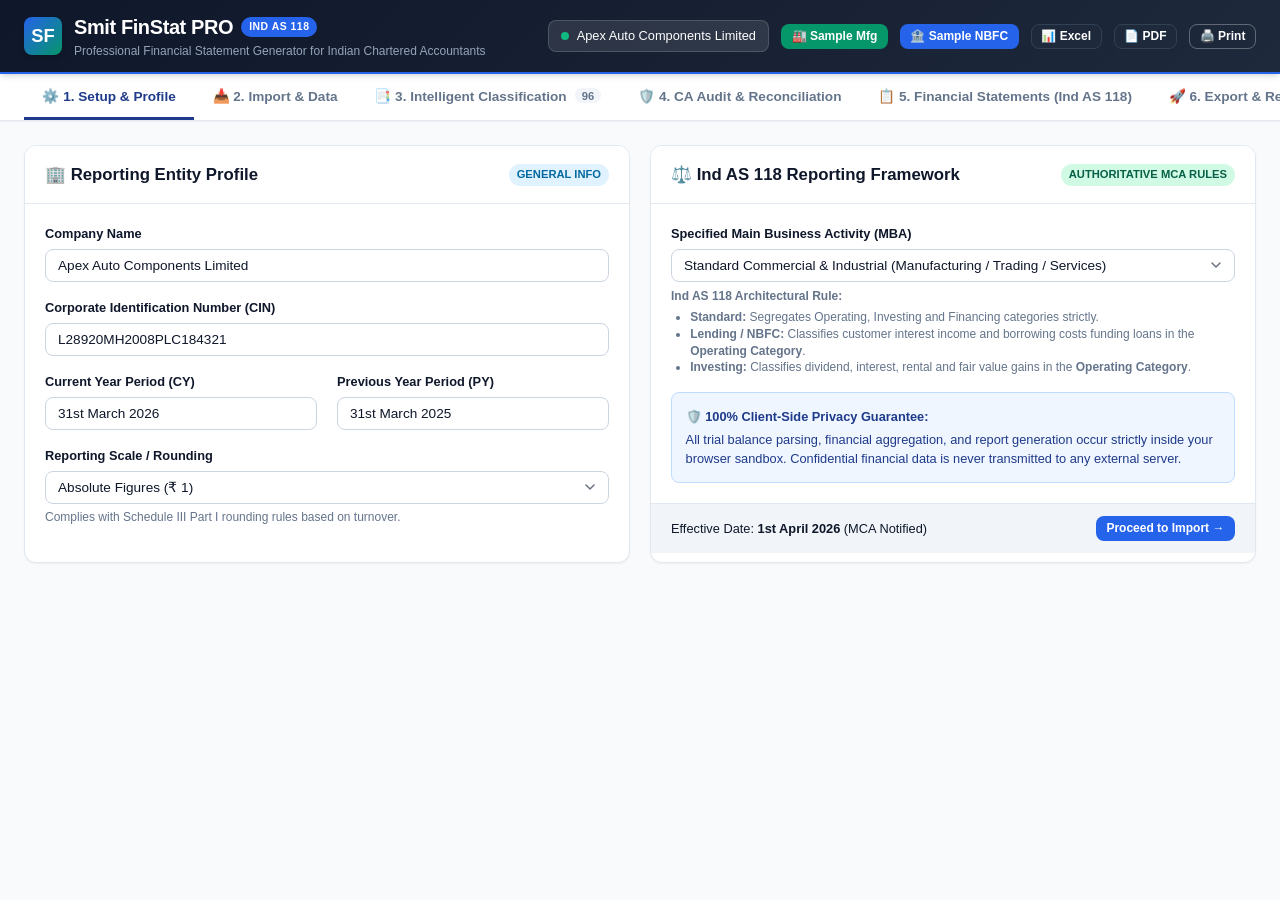
<file: IND_AS_118/index.html>
<!DOCTYPE html>
<html lang="en">
<head>
  <meta charset="UTF-8">
  <meta name="viewport" content="width=device-width, initial-scale=1.0">
  <title>Smit FinStat PRO - Ind AS 118 Financial Statement Generator</title>
  <meta name="description" content="Professional Ind AS 118 Financial Statement Generator for Indian Chartered Accountants. 100% Client-Side Confidential Processing.">
  <meta name="theme-color" content="#1e3a8a">
  <link rel="icon" type="image/svg+xml" href="icons/favicon.svg">
  <link rel="apple-touch-icon" href="icons/apple-touch-icon.png">
  <link rel="manifest" href="manifest.json">
  <link rel="stylesheet" href="css/styles.css">
</head>
<body>

  <!-- =========================================================================
       APP HEADER
       ========================================================================= -->
  <header class="app-header">
    <div class="header-container">
      <div class="brand-section">
        <div class="brand-logo">SF</div>
        <div class="brand-text">
          <h1>Smit FinStat PRO <span class="brand-badge">Ind AS 118</span></h1>
          <div class="brand-sub">Professional Financial Statement Generator for Indian Chartered Accountants</div>
        </div>
      </div>

      <div class="header-controls">
        <div class="active-entity-pill">
          <span class="entity-dot" id="header-entity-dot"></span>
          <span id="header-entity-name">Apex Auto Components Limited</span>
        </div>

        <button class="btn btn-emerald btn-sm" onclick="FinStatApp.loadEmbeddedSample('manufacturing')">
          🏭 Sample Mfg
        </button>
        <button class="btn btn-primary btn-sm" onclick="FinStatApp.loadEmbeddedSample('nbfc')">
          🏦 Sample NBFC
        </button>
        <button class="btn btn-dark btn-sm" onclick="FinStatApp.triggerExcelExport()">
          📊 Excel
        </button>
        <button class="btn btn-dark btn-sm" onclick="FinStatApp.triggerPDFExport()">
          📄 PDF
        </button>
        <button class="btn btn-outline btn-sm" onclick="FinStatApp.triggerPrint()">
          🖨️ Print
        </button>
      </div>
    </div>
  </header>

  <!-- =========================================================================
       WORKFLOW NAVIGATION TABS
       ========================================================================= -->
  <nav class="workflow-nav-bar">
    <div class="nav-tabs-container">
      <button class="nav-tab-btn active" data-tab="setup">
        ⚙️ 1. Setup & Profile
      </button>
      <button class="nav-tab-btn" data-tab="import">
        📥 2. Import & Data
      </button>
      <button class="nav-tab-btn" data-tab="mapping">
        📑 3. Intelligent Classification <span class="tab-badge" id="tab-badge-mapping">0</span>
      </button>
      <button class="nav-tab-btn" data-tab="audit">
        🛡️ 4. CA Audit & Reconciliation
      </button>
      <button class="nav-tab-btn" data-tab="preview">
        📋 5. Financial Statements (Ind AS 118)
      </button>
      <button class="nav-tab-btn" data-tab="export">
        🚀 6. Export & Reports
      </button>
    </div>
  </nav>

  <!-- =========================================================================
       MAIN CONTENT CONTAINER
       ========================================================================= -->
  <main class="main-wrapper">

    <!-- -----------------------------------------------------------------------
         TAB 1: SETUP & PROFILE
         ----------------------------------------------------------------------- -->
    <div class="tab-pane active" id="pane-setup">
      <div class="grid-2">
        <!-- Entity Profile Card -->
        <div class="card">
          <div class="card-header">
            <h2 class="card-title">🏢 Reporting Entity Profile</h2>
            <span class="badge badge-info">General Info</span>
          </div>
          <div class="card-body">
            <div class="form-group">
              <label class="form-label" for="setup-company-name">Company Name</label>
              <input type="text" id="setup-company-name" class="form-control" placeholder="e.g. Apex Auto Components Limited">
            </div>

            <div class="form-group">
              <label class="form-label" for="setup-cin">Corporate Identification Number (CIN)</label>
              <input type="text" id="setup-cin" class="form-control" placeholder="e.g. L28920MH2008PLC184321">
            </div>

            <div class="grid-2">
              <div class="form-group">
                <label class="form-label" for="setup-cy-label">Current Year Period (CY)</label>
                <input type="text" id="setup-cy-label" class="form-control" value="31st March 2026">
              </div>
              <div class="form-group">
                <label class="form-label" for="setup-py-label">Previous Year Period (PY)</label>
                <input type="text" id="setup-py-label" class="form-control" value="31st March 2025">
              </div>
            </div>

            <div class="form-group">
              <label class="form-label" for="setup-scale">Reporting Scale / Rounding</label>
              <select id="setup-scale" class="form-control form-select">
                <option value="ABSOLUTE" selected>Absolute Figures (₹ 1)</option>
                <option value="THOUSANDS">In Thousands (₹ '000)</option>
                <option value="LAKHS">In Lakhs (₹ Lakhs)</option>
                <option value="CRORES">In Crores (₹ Crores)</option>
              </select>
              <div class="form-hint">Complies with Schedule III Part I rounding rules based on turnover.</div>
            </div>
          </div>
        </div>

        <!-- Ind AS 118 Framework Configuration -->
        <div class="card">
          <div class="card-header">
            <h2 class="card-title">⚖️ Ind AS 118 Reporting Framework</h2>
            <span class="badge badge-success">Authoritative MCA Rules</span>
          </div>
          <div class="card-body">
            <div class="form-group">
              <label class="form-label" for="setup-mba">Specified Main Business Activity (MBA)</label>
              <select id="setup-mba" class="form-control form-select">
                <option value="STANDARD" selected>Standard Commercial & Industrial (Manufacturing / Trading / Services)</option>
                <option value="FINANCING">Financial Services / Lending Entity (NBFC / Credit)</option>
                <option value="INVESTING">Investment Holding / Real Estate Holding Company</option>
              </select>
              <div class="form-hint" style="margin-top:6px; line-height:1.4;">
                <strong>Ind AS 118 Architectural Rule:</strong>
                <ul style="margin-left:1.2rem; margin-top:4px;">
                  <li><strong>Standard:</strong> Segregates Operating, Investing and Financing categories strictly.</li>
                  <li><strong>Lending / NBFC:</strong> Classifies customer interest income and borrowing costs funding loans in the <strong>Operating Category</strong>.</li>
                  <li><strong>Investing:</strong> Classifies dividend, interest, rental and fair value gains in the <strong>Operating Category</strong>.</li>
                </ul>
              </div>
            </div>

            <div style="background-color:#eff6ff; border:1px solid #bfdbfe; border-radius:8px; padding:0.85rem; margin-top:1rem; font-size:0.8rem; color:#1e3a8a;">
              <strong>🛡️ 100% Client-Side Privacy Guarantee:</strong>
              <p style="margin-top:4px;">All trial balance parsing, financial aggregation, and report generation occur strictly inside your browser sandbox. Confidential financial data is never transmitted to any external server.</p>
            </div>
          </div>
          <div class="card-footer">
            <span>Effective Date: <strong>1st April 2026</strong> (MCA Notified)</span>
            <button class="btn btn-primary btn-sm" onclick="FinStatApp.switchTab('import')">Proceed to Import →</button>
          </div>
        </div>
      </div>
    </div>

    <!-- -----------------------------------------------------------------------
         TAB 2: IMPORT & DATA
         ----------------------------------------------------------------------- -->
    <div class="tab-pane" id="pane-import">
      <div class="card">
        <div class="card-header">
          <h2 class="card-title">📥 Import Trial Balance Data</h2>
          <div style="display:flex; gap:0.5rem;">
            <button class="btn btn-secondary btn-sm" id="btn-mode-single" onclick="FinStatApp.setImportMode('single')">Single 2-Year File</button>
            <button class="btn btn-secondary btn-sm" id="btn-mode-dual" onclick="FinStatApp.setImportMode('dual')">Separate CY & PY Files</button>
            <button class="btn btn-secondary btn-sm" id="btn-mode-paste" onclick="FinStatApp.setImportMode('paste')">📋 Paste Direct Text</button>
          </div>
        </div>
        <div class="card-body">
          
          <!-- Mode 1: Single File Dropzone -->
          <div id="import-mode-single-container">
            <div class="upload-dropzone" id="tb-dropzone">
              <div class="dropzone-icon">📁</div>
              <div class="dropzone-text">Drag and drop your Trial Balance spreadsheet here</div>
              <div class="dropzone-subtext">Supports Microsoft Excel (.xlsx, .xls) and Comma-Separated Values (.csv)</div>
              <button class="btn btn-primary" type="button" onclick="event.stopPropagation(); document.getElementById('tb-file-input').click();">
                Browse File from Computer
              </button>
              <input type="file" id="tb-file-input" accept=".xlsx,.xls,.csv" style="display:none;">
            </div>
          </div>

          <!-- Mode 2: Dual File Dropzones (Separate CY and PY) -->
          <div id="import-mode-dual-container" style="display:none;">
            <div class="grid-2">
              <div class="upload-dropzone" id="tb-cy-dropzone" style="padding:1.5rem 1rem;">
                <div class="dropzone-icon" style="font-size:1.8rem;">📅</div>
                <div class="dropzone-text" style="font-size:0.9rem;">1. Current Year (CY) Trial Balance</div>
                <div class="dropzone-subtext" style="font-size:0.75rem;" id="cy-file-status">Drag file or click to browse</div>
                <button class="btn btn-primary btn-sm" type="button" onclick="event.stopPropagation(); document.getElementById('tb-cy-file-input').click();">
                  Select CY File
                </button>
                <input type="file" id="tb-cy-file-input" accept=".xlsx,.xls,.csv" style="display:none;">
              </div>

              <div class="upload-dropzone" id="tb-py-dropzone" style="padding:1.5rem 1rem;">
                <div class="dropzone-icon" style="font-size:1.8rem;">⏮️</div>
                <div class="dropzone-text" style="font-size:0.9rem;">2. Previous Year (PY) Trial Balance</div>
                <div class="dropzone-subtext" style="font-size:0.75rem;" id="py-file-status">Drag file or click to browse</div>
                <button class="btn btn-secondary btn-sm" type="button" onclick="event.stopPropagation(); document.getElementById('tb-py-file-input').click();">
                  Select PY File
                </button>
                <input type="file" id="tb-py-file-input" accept=".xlsx,.xls,.csv" style="display:none;">
              </div>
            </div>
            <div style="margin-top:1rem; text-align:center;">
              <button class="btn btn-emerald" id="btn-merge-dual" onclick="FinStatApp.processDualFiles()" disabled>
                🔄 Merge & Auto-Map CY + PY Files
              </button>
            </div>
          </div>

          <!-- Mode 3: Direct Clipboard Paste -->
          <div id="import-mode-paste-container" style="display:none;">
            <div class="form-group">
              <label class="form-label" for="tb-paste-input">Paste Tab-Separated or Comma-Separated Data from Excel / Tally:</label>
              <textarea id="tb-paste-input" class="form-control" rows="8" placeholder="Paste data here... e.g.&#10;Account Code&#9;Ledger Name&#9;Debit CY&#9;Credit CY&#9;Debit PY&#9;Credit PY&#10;1001&#9;Plant & Machinery&#9;5000000&#9;0&#9;4500000&#9;0"></textarea>
            </div>
            <button class="btn btn-primary" onclick="FinStatApp.handlePastedText()">
              🚀 Parse & Map Pasted Data
            </button>
          </div>

          <!-- Sheet Selector (if multi-sheet Excel uploaded) -->
          <div id="multi-sheet-selector-box" style="display:none; margin-top:1.25rem; background:#f1f5f9; padding:0.75rem 1rem; border-radius:8px;">
            <label class="form-label" for="select-sheet-name">Select Worksheet to Import:</label>
            <div style="display:flex; gap:0.5rem; align-items:center;">
              <select id="select-sheet-name" class="form-control form-select" style="max-width:300px;"></select>
              <button class="btn btn-primary btn-sm" onclick="FinStatApp.changeSelectedWorksheet()">Switch Sheet</button>
            </div>
          </div>

          <!-- Preloaded Sample Data Downloads & Direct Buttons -->
          <div style="margin-top:2rem; padding-top:1.5rem; border-top:1px solid var(--border-light);">
            <h3 style="font-size:0.95rem; font-weight:700; margin-bottom:0.75rem; color:var(--text-main);">
              🧪 Instant Test Drive with Validated Sample Trial Balances
            </h3>
            <p style="font-size:0.8rem; color:var(--text-muted); margin-bottom:1rem;">
              You can test the tool immediately with authentic Indian entity datasets or download them to inspect their column structure:
            </p>

            <div class="grid-2">
              <div style="border:1px solid var(--border-light); border-radius:8px; padding:1rem; background-color:#ffffff;">
                <div style="display:flex; justify-content:space-between; align-items:flex-start;">
                  <div>
                    <strong>🏭 Apex Auto Components Limited</strong>
                    <div style="font-size:0.75rem; color:var(--text-muted);">Manufacturing & Export Entity (FY 2025-26 & FY 2024-25)</div>
                    <div style="font-size:0.75rem; color:#059669; margin-top:2px;">Balanced TB with 96 Ledgers, ROU Assets, OCI & Schedule III Notes</div>
                  </div>
                </div>
                <div style="margin-top:0.75rem; display:flex; gap:0.5rem; flex-wrap:wrap;">
                  <button class="btn btn-emerald btn-sm" onclick="FinStatApp.loadEmbeddedSample('manufacturing')">⚡ 1-Click Load</button>
                  <a class="btn btn-secondary btn-sm" href="sample-data/sample_tb_manufacturing_2yr.xlsx" download>📥 Download .xlsx</a>
                  <a class="btn btn-secondary btn-sm" href="sample-data/sample_tb_manufacturing_2yr.csv" download>📥 Download .csv</a>
                </div>
              </div>

              <div style="border:1px solid var(--border-light); border-radius:8px; padding:1rem; background-color:#ffffff;">
                <div style="display:flex; justify-content:space-between; align-items:flex-start;">
                  <div>
                    <strong>🏦 Bharat Financial Services Limited</strong>
                    <div style="font-size:0.75rem; color:var(--text-muted);">NBFC & Lending Entity (FY 2025-26 & FY 2024-25)</div>
                    <div style="font-size:0.75rem; color:#2563eb; margin-top:2px;">Demonstrates Ind AS 118 Main Business Activity exception (Interest in Operating)</div>
                  </div>
                </div>
                <div style="margin-top:0.75rem; display:flex; gap:0.5rem; flex-wrap:wrap;">
                  <button class="btn btn-primary btn-sm" onclick="FinStatApp.loadEmbeddedSample('nbfc')">⚡ 1-Click Load</button>
                  <a class="btn btn-secondary btn-sm" href="sample-data/sample_tb_nbfc_lending_2yr.xlsx" download>📥 Download .xlsx</a>
                  <a class="btn btn-secondary btn-sm" href="sample-data/sample_tb_nbfc_lending_2yr.csv" download>📥 Download .csv</a>
                </div>
              </div>
            </div>
          </div>
        </div>
      </div>
    </div>

    <!-- -----------------------------------------------------------------------
         TAB 3: INTELLIGENT CLASSIFICATION
         ----------------------------------------------------------------------- -->
    <div class="tab-pane" id="pane-mapping">
      <div class="card">
        <div class="card-header">
          <div>
            <h2 class="card-title">📑 Intelligent Ledger Classification & Review</h2>
            <div class="card-subtitle" id="mapping-filtered-count">Showing 0 ledgers</div>
          </div>
          <div style="display:flex; gap:0.5rem; align-items:center; flex-wrap:wrap;">
            <input type="text" id="mapping-search" class="form-control" placeholder="🔍 Search ledger name or code..." style="width:200px; padding:0.35rem 0.6rem; font-size:0.8rem;">
            
            <select id="mapping-category-filter" class="form-control form-select" style="width:210px; padding:0.35rem 0.6rem; font-size:0.8rem;">
              <option value="ALL">All Categories & Statements</option>
              <optgroup label="Statement of Profit & Loss">
                <option value="OPERATING">P&L: Operating Category</option>
                <option value="INVESTING">P&L: Investing Category</option>
                <option value="FINANCING">P&L: Financing Category</option>
                <option value="INCOME_TAXES">P&L: Income Taxes</option>
                <option value="DISCONTINUED">P&L: Discontinued Operations</option>
                <option value="OCI">Other Comprehensive Income (OCI)</option>
              </optgroup>
              <optgroup label="Balance Sheet (Assets)">
                <option value="NON_CURRENT_ASSETS">BS: Non-Current Assets</option>
                <option value="CURRENT_ASSETS">BS: Current Assets</option>
              </optgroup>
              <optgroup label="Balance Sheet (Equity & Liabilities)">
                <option value="EQUITY">BS: Equity</option>
                <option value="NON_CURRENT_LIABILITIES">BS: Non-Current Liabilities</option>
                <option value="CURRENT_LIABILITIES">BS: Current Liabilities</option>
              </optgroup>
            </select>

            <select id="mapping-confidence-filter" class="form-control form-select" style="width:140px; padding:0.35rem 0.6rem; font-size:0.8rem;">
              <option value="ALL">All Confidence</option>
              <option value="HIGH">High (≥80%)</option>
              <option value="MED">Medium (50-79%)</option>
              <option value="LOW">Low (&lt;50%)</option>
            </select>

            <label style="font-size:0.8rem; display:flex; align-items:center; gap:4px; cursor:pointer;">
              <input type="checkbox" id="mapping-override-filter"> Overrides only
            </label>

            <button class="btn btn-secondary btn-sm" onclick="FinStatApp.resetFilters()">Reset Filters</button>
          </div>
        </div>

        <!-- Bulk Action Bar -->
        <div style="background:#f8fafc; padding:0.5rem 1.25rem; border-bottom:1px solid var(--border-light); display:flex; justify-content:space-between; align-items:center; flex-wrap:wrap; gap:0.5rem; font-size:0.8rem;">
          <div style="display:flex; align-items:center; gap:0.75rem;">
            <span><strong id="selected-ledgers-count">0</strong> selected</span>
            <button class="btn btn-secondary btn-sm" onclick="FinStatApp.toggleSelectAll(true)">Select All</button>
            <button class="btn btn-secondary btn-sm" onclick="FinStatApp.toggleSelectAll(false)">Deselect All</button>
          </div>
          <div style="display:flex; align-items:center; gap:0.5rem;">
            <span>Bulk Assign Selected To:</span>
            <select id="bulk-assign-lineitem" class="form-control form-select" style="font-size:0.75rem; width:250px; padding:0.25rem 0.5rem;"></select>
            <button class="btn btn-primary btn-sm" onclick="FinStatApp.applyBulkClassification()">Apply</button>
            <button class="btn btn-outline btn-sm" style="color:#0f172a; border-color:#cbd5e1;" onclick="FinStatApp.reclassifyAllLedgers(true)">🔄 Reset Auto-Classify</button>
          </div>
        </div>

        <div class="card-body" style="padding:0;">
          <div class="table-responsive" style="max-height:550px; overflow-y:auto;">
            <table class="financial-table">
              <thead style="position:sticky; top:0; z-index:10;">
                <tr>
                  <th style="width:40px; text-align:center;"><input type="checkbox" id="select-all-checkbox" onchange="FinStatApp.toggleSelectAll(this.checked)"></th>
                  <th style="width:90px;">Code</th>
                  <th>Ledger Name</th>
                  <th class="text-right" style="width:130px;">CY Balance (₹)</th>
                  <th class="text-right" style="width:130px;">PY Balance (₹)</th>
                  <th style="width:340px;">Ind AS 118 Line Item & Schedule</th>
                  <th class="text-center" style="width:110px;">Confidence</th>
                  <th class="text-center" style="width:70px;">Action</th>
                </tr>
              </thead>
              <tbody id="mapping-table-body">
                <!-- Injected dynamically by app.js -->
              </tbody>
            </table>
          </div>
        </div>
        <div class="card-footer">
          <span>💡 Tip: Click any line item dropdown to manually override. Changes automatically log to the CA Audit Trail.</span>
          <button class="btn btn-primary btn-sm" onclick="FinStatApp.switchTab('audit')">Proceed to CA Audit →</button>
        </div>
      </div>
    </div>

    <!-- -----------------------------------------------------------------------
         TAB 4: CA AUDIT & RECONCILIATION
         ----------------------------------------------------------------------- -->
    <div class="tab-pane" id="pane-audit">
      <!-- Status Cards -->
      <div class="grid-4" style="margin-bottom:1.5rem;">
        <div class="stat-card">
          <div class="stat-title">CY Trial Balance</div>
          <div class="stat-value tabular-nums" id="badge-tb-status">Checking...</div>
          <div class="stat-desc" id="badge-tb-sub">Debits equal Credits check</div>
        </div>

        <div class="stat-card">
          <div class="stat-title">Balance Sheet Equation</div>
          <div class="stat-value tabular-nums" id="badge-bs-status">Checking...</div>
          <div class="stat-desc" id="badge-bs-sub">Total Assets = Equity + Liabilities</div>
        </div>

        <div class="stat-card">
          <div class="stat-title">Ind AS 118 Subtotals</div>
          <div class="stat-value" style="color:#059669;">Verified</div>
          <div class="stat-desc">Operating, Investing, Financing</div>
        </div>

        <div class="stat-card">
          <div class="stat-title">Data Confidentiality</div>
          <div class="stat-value" style="color:#2563eb;">100% Local</div>
          <div class="stat-desc">Zero cloud leaks / In-Browser</div>
        </div>
      </div>

      <div class="grid-2">
        <!-- Automated Validation Tests -->
        <div class="card">
          <div class="card-header">
            <h2 class="card-title">🛡️ Mathematical & Standard Checks</h2>
            <span class="badge badge-success">CA Audit Engine</span>
          </div>
          <div class="card-body" id="audit-checks-container">
            <!-- Injected by app.js -->
          </div>
        </div>

        <!-- Anomaly Flags & Audit Trail -->
        <div class="card">
          <div class="card-header">
            <h2 class="card-title">⚠️ Anomaly Warnings & Sanity Flags</h2>
            <span class="badge badge-warning">CA Attention Required</span>
          </div>
          <div class="card-body">
            <div id="audit-warnings-container" style="max-height:220px; overflow-y:auto; margin-bottom:1.5rem;">
              <!-- Injected by app.js -->
            </div>

            <h3 style="font-size:0.85rem; font-weight:700; color:var(--text-main); margin-bottom:0.5rem;">
              📜 Audit Trail of User Adjustments
            </h3>
            <div id="audit-trail-container" style="max-height:180px; overflow-y:auto; background:#f8fafc; border:1px solid #e2e8f0; border-radius:6px; padding:0.5rem;">
              <!-- Injected by app.js -->
            </div>
          </div>
        </div>
      </div>
    </div>

    <!-- -----------------------------------------------------------------------
         TAB 5: FINANCIAL STATEMENTS PREVIEW (IND AS 118)
         ----------------------------------------------------------------------- -->
    <div class="tab-pane" id="pane-preview">
      <!-- Toolbar -->
      <div style="display:flex; justify-content:space-between; align-items:center; margin-bottom:1rem; flex-wrap:wrap; gap:0.5rem;">
        <div>
          <h2 style="font-size:1.25rem; font-weight:800; color:var(--text-main);">
            Compliant Financial Statements under Ind AS 118
          </h2>
          <div style="font-size:0.8rem; color:var(--text-muted);">
            Replacing Ind AS 1 presentation requirements. Categorised into Operating, Investing and Financing with mandatory subtotals.
          </div>
        </div>

        <div style="display:flex; gap:0.5rem;">
          <button class="btn btn-dark btn-sm" onclick="FinStatApp.triggerExcelExport()">📊 Export to Excel</button>
          <button class="btn btn-dark btn-sm" onclick="FinStatApp.triggerPDFExport()">📄 Download PDF</button>
          <button class="btn btn-outline btn-sm" style="background:#1e293b; color:white;" onclick="FinStatApp.triggerPrint()">🖨️ Print Report</button>
        </div>
      </div>

      <!-- Statement of Profit and Loss -->
      <div class="card">
        <div class="card-header" style="background-color:#0f172a; color:#ffffff;">
          <div>
            <h2 class="card-title" style="color:#ffffff;">STATEMENT OF PROFIT AND LOSS</h2>
            <div class="card-subtitle" style="color:#94a3b8;">
              Under Ind AS 118 (Presentation and Disclosure in Financial Statements)
            </div>
          </div>
          <span class="badge badge-info">P&L Engine</span>
        </div>
        <div class="card-body" style="padding:0;">
          <div class="table-responsive">
            <table class="financial-table">
              <thead>
                <tr>
                  <th style="width:50%;">Particulars</th>
                  <th class="text-center" style="width:10%;">Note No.</th>
                  <th class="text-right" style="width:20%;">Current Year (CY)</th>
                  <th class="text-right" style="width:20%;">Previous Year (PY)</th>
                </tr>
              </thead>
              <tbody id="pl-table-body">
                <!-- Injected dynamically -->
              </tbody>
            </table>
          </div>
        </div>
      </div>

      <!-- Statement of Financial Position (Balance Sheet) -->
      <div class="card">
        <div class="card-header" style="background-color:#0f172a; color:#ffffff;">
          <div>
            <h2 class="card-title" style="color:#ffffff;">STATEMENT OF FINANCIAL POSITION (BALANCE SHEET)</h2>
            <div class="card-subtitle" style="color:#94a3b8;">
              Classified into Non-Current / Current Assets, Equity, and Non-Current / Current Liabilities
            </div>
          </div>
          <span class="badge badge-info">Balance Sheet Engine</span>
        </div>
        <div class="card-body" style="padding:0;">
          <div class="table-responsive">
            <table class="financial-table">
              <thead>
                <tr>
                  <th style="width:50%;">Particulars</th>
                  <th class="text-center" style="width:10%;">Note No.</th>
                  <th class="text-right" style="width:20%;">As at Current Year (CY)</th>
                  <th class="text-right" style="width:20%;">As at Previous Year (PY)</th>
                </tr>
              </thead>
              <tbody id="bs-table-body">
                <!-- Injected dynamically -->
              </tbody>
            </table>
          </div>
        </div>
      </div>

      <!-- Supporting Schedules & Notes (Drill-Down) -->
      <div class="card">
        <div class="card-header">
          <div>
            <h2 class="card-title">📂 Supporting Schedules & Constituent Ledger Breakdown</h2>
            <div class="card-subtitle">Click on any schedule to expand constituent ledgers</div>
          </div>
          <span class="badge badge-neutral">Notes 1 to 45</span>
        </div>
        <div class="card-body" id="schedules-accordion-container">
          <!-- Injected dynamically -->
        </div>
      </div>
    </div>

    <!-- -----------------------------------------------------------------------
         TAB 6: EXPORT & REPORTS
         ----------------------------------------------------------------------- -->
    <div class="tab-pane" id="pane-export">
      <div class="grid-2">
        <div class="card">
          <div class="card-header">
            <h2 class="card-title">🚀 Download Financial Reports</h2>
            <span class="badge badge-success">Production Ready</span>
          </div>
          <div class="card-body">
            <p style="font-size:0.85rem; color:var(--text-muted); margin-bottom:1.25rem;">
              Generate and download complete, professionally formatted multi-sheet workbooks and client-ready financial statements in your required format:
            </p>

            <div style="display:flex; flex-direction:column; gap:0.75rem;">
              <button class="btn btn-emerald btn-lg" onclick="FinStatApp.triggerExcelExport()" style="justify-content:flex-start; padding:0.85rem 1.25rem;">
                <span style="font-size:1.25rem;">📊</span>
                <div style="text-align:left;">
                  <div>Download Multi-Sheet Excel Workbook (.xlsx)</div>
                  <div style="font-size:0.7rem; font-weight:normal; opacity:0.9;">Includes P&L, Balance Sheet, Schedules, Mapped TB & Audit Trail</div>
                </div>
              </button>

              <button class="btn btn-primary btn-lg" onclick="FinStatApp.triggerPDFExport()" style="justify-content:flex-start; padding:0.85rem 1.25rem;">
                <span style="font-size:1.25rem;">📄</span>
                <div style="text-align:left;">
                  <div>Download Formatted PDF Report (.pdf)</div>
                  <div style="font-size:0.7rem; font-weight:normal; opacity:0.9;">High-fidelity multi-page document with Director and Auditor Signatures</div>
                </div>
              </button>

              <button class="btn btn-dark btn-lg" onclick="FinStatApp.triggerCSVExport()" style="justify-content:flex-start; padding:0.85rem 1.25rem;">
                <span style="font-size:1.25rem;">📑</span>
                <div style="text-align:left;">
                  <div>Export Mapped Trial Balance (.csv)</div>
                  <div style="font-size:0.7rem; font-weight:normal; opacity:0.9;">Clean CSV with all CY/PY debit/credit balances and Ind AS 118 tags</div>
                </div>
              </button>

              <button class="btn btn-secondary btn-lg" onclick="FinStatApp.triggerPrint()" style="justify-content:flex-start; padding:0.85rem 1.25rem;">
                <span style="font-size:1.25rem;">🖨️</span>
                <div style="text-align:left;">
                  <div>Printable HTML / Direct Browser Print</div>
                  <div style="font-size:0.7rem; font-weight:normal; opacity:0.7;">Formatted layout optimized for A4 physical printing or PDF printer</div>
                </div>
              </button>
            </div>
          </div>
        </div>

        <div class="card">
          <div class="card-header">
            <h2 class="card-title">ℹ️ Report Summary & Certification Block</h2>
            <span class="badge badge-info">Auditor Memo</span>
          </div>
          <div class="card-body">
            <div id="export-summary-box" style="margin-bottom:1.5rem; background:#f8fafc; padding:1rem; border-radius:8px; border:1px solid #e2e8f0; font-size:0.85rem;">
              <!-- Summary populated by app.js -->
            </div>

            <div style="border:1px dashed #cbd5e1; border-radius:8px; padding:1rem; font-size:0.75rem; color:#475569;">
              <strong>CA Engagement & Sign-off Block:</strong>
              <div style="margin-top:0.75rem; display:flex; justify-content:space-between;">
                <div>
                  <p><strong>For the Board of Directors:</strong></p>
                  <p style="margin-top:20px;">________________________</p>
                  <p>Managing Director (DIN: 01234567)</p>
                </div>
                <div>
                  <p><strong>Statutory Auditors:</strong></p>
                  <p style="margin-top:20px;">________________________</p>
                  <p>Chartered Accountants</p>
                  <p>UDIN: 26118XXXXXXXXXXXX</p>
                </div>
              </div>
            </div>
          </div>
        </div>
      </div>
    </div>

  </main>

  <!-- =========================================================================
       MODALS
       ========================================================================= -->
  <!-- Column Mapping Modal -->
  <div class="modal-overlay" id="modal-column-mapping">
    <div class="modal-dialog">
      <div class="modal-header">
        <h3 class="modal-title">🧭 Smart Column Mapping</h3>
        <button class="btn-close" onclick="FinStatApp.closeModal('modal-column-mapping')">×</button>
      </div>
      <div class="modal-body">
        <p style="font-size:0.8rem; color:var(--text-muted); margin-bottom:1rem;">
          Verify that the columns in your uploaded spreadsheet correspond to the required Trial Balance fields:
        </p>

        <div class="grid-2">
          <div class="form-group">
            <label class="form-label" for="map-col-code">Ledger / Account Code Column</label>
            <select id="map-col-code" class="form-control form-select"></select>
          </div>
          <div class="form-group">
            <label class="form-label" for="map-col-name">Ledger Name / Description Column <span style="color:red;">*</span></label>
            <select id="map-col-name" class="form-control form-select"></select>
          </div>
        </div>

        <div style="background:#f1f5f9; padding:0.75rem; border-radius:6px; margin:0.5rem 0 1rem 0;">
          <h4 style="font-size:0.8rem; font-weight:700; color:#1e3a8a; margin-bottom:0.5rem;">Current Year (CY) Figures</h4>
          <div class="grid-3">
            <div class="form-group">
              <label class="form-label" for="map-col-dr-cy">CY Debit Column</label>
              <select id="map-col-dr-cy" class="form-control form-select"></select>
            </div>
            <div class="form-group">
              <label class="form-label" for="map-col-cr-cy">CY Credit Column</label>
              <select id="map-col-cr-cy" class="form-control form-select"></select>
            </div>
            <div class="form-group">
              <label class="form-label" for="map-col-net-cy">CY Net Balance (if single col)</label>
              <select id="map-col-net-cy" class="form-control form-select"></select>
            </div>
          </div>
        </div>

        <div style="background:#f1f5f9; padding:0.75rem; border-radius:6px; margin:0.5rem 0 1rem 0;">
          <h4 style="font-size:0.8rem; font-weight:700; color:#1e3a8a; margin-bottom:0.5rem;">Previous Year (PY) Figures (Comparative)</h4>
          <div class="grid-3">
            <div class="form-group">
              <label class="form-label" for="map-col-dr-py">PY Debit Column</label>
              <select id="map-col-dr-py" class="form-control form-select"></select>
            </div>
            <div class="form-group">
              <label class="form-label" for="map-col-cr-py">PY Credit Column</label>
              <select id="map-col-cr-py" class="form-control form-select"></select>
            </div>
            <div class="form-group">
              <label class="form-label" for="map-col-net-py">PY Net Balance (if single col)</label>
              <select id="map-col-net-py" class="form-control form-select"></select>
            </div>
          </div>
        </div>

        <h4 style="font-size:0.8rem; font-weight:700; margin-top:1rem; margin-bottom:0.5rem;">Spreadsheet Preview (First 5 Data Rows)</h4>
        <div id="mapping-preview-table" class="table-responsive" style="max-height:180px; overflow-y:auto;">
          <!-- Injected dynamically -->
        </div>
      </div>
      <div class="modal-footer">
        <button class="btn btn-secondary btn-sm" onclick="FinStatApp.closeModal('modal-column-mapping')">Cancel</button>
        <button class="btn btn-primary btn-sm" onclick="FinStatApp.confirmColumnMapping()">Apply Mapping & Classify →</button>
      </div>
    </div>
  </div>

  <!-- Ledger Note Modal -->
  <div class="modal-overlay" id="modal-ledger-note">
    <div class="modal-dialog" style="max-width:500px;">
      <div class="modal-header">
        <h3 class="modal-title">📝 CA Audit Note / Memo</h3>
        <button class="btn-close" onclick="FinStatApp.closeModal('modal-ledger-note')">×</button>
      </div>
      <div class="modal-body">
        <p id="note-ledger-title" style="font-size:0.85rem; font-weight:700; margin-bottom:0.75rem; color:#1e3a8a;"></p>
        <div class="form-group">
          <label class="form-label" for="note-ledger-input">Audit Observation / Reclassification Justification</label>
          <textarea id="note-ledger-input" class="form-control" rows="4" placeholder="Enter reason for override or CA working paper note..."></textarea>
        </div>
      </div>
      <div class="modal-footer">
        <button class="btn btn-secondary btn-sm" onclick="FinStatApp.closeModal('modal-ledger-note')">Cancel</button>
        <button class="btn btn-emerald btn-sm" onclick="FinStatApp.saveLedgerNote()">Save Note</button>
      </div>
    </div>
  </div>

  <!-- Toast Notification Container -->
  <div class="toast-container" id="toast-container"></div>

  <!-- =========================================================================
       LOCAL JAVASCRIPT LIBRARIES & MODULES (100% OFFLINE)
       ========================================================================= -->
  <script src="js/xlsx.full.min.js"></script>
  <script src="js/jspdf.umd.min.js"></script>
  <script src="js/jspdf.plugin.autotable.min.js"></script>

  <!-- Core Financial Engine & Logic -->
  <script src="js/indas118-rules.js"></script>
  <script src="js/importer.js"></script>
  <script src="js/engine.js"></script>
  <script src="js/exporter.js"></script>
  <script src="js/sample-data-embedded.js"></script>
  <script src="js/app.js"></script>
</body>
</html>
</file>
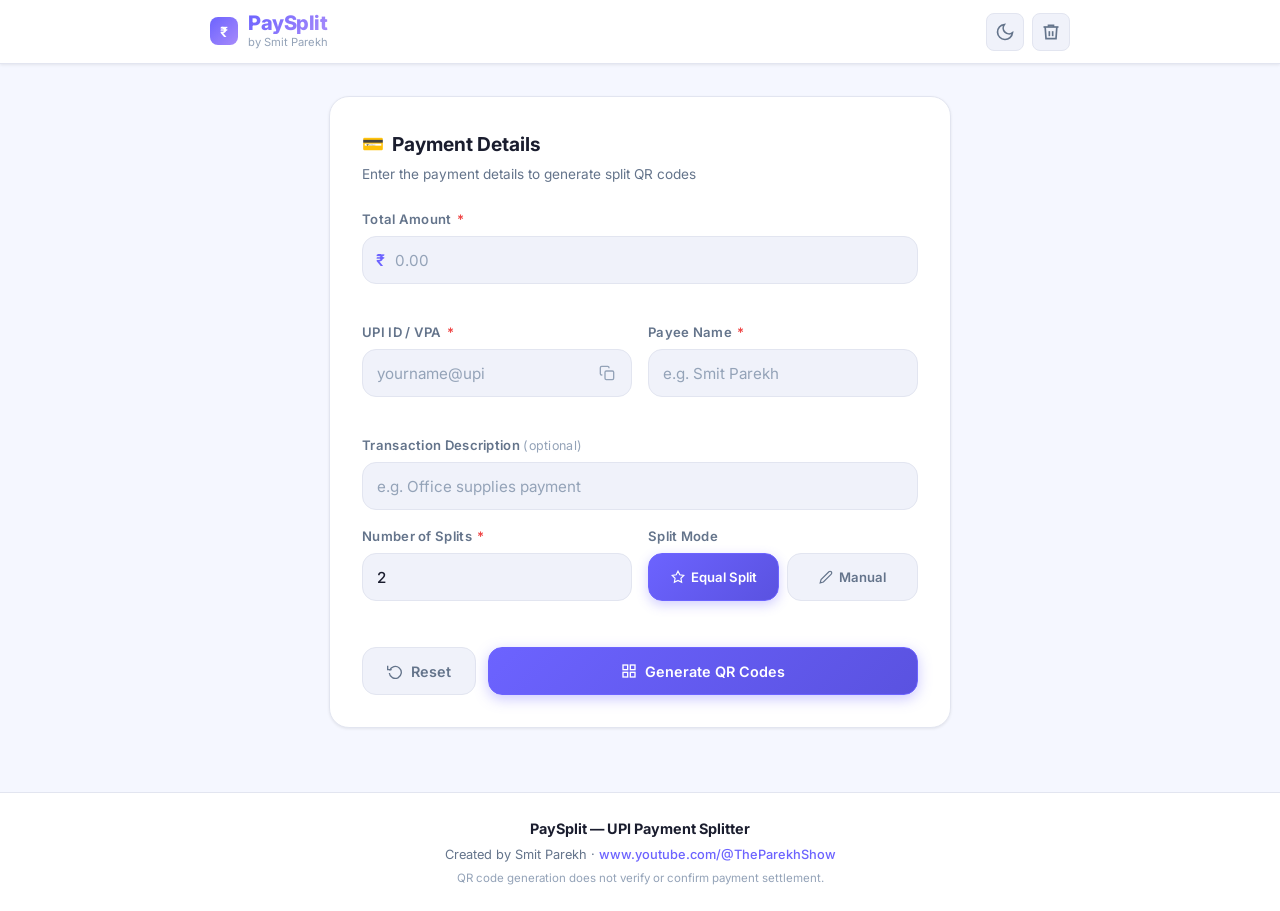
<file: PaySplit/index.html>
<!DOCTYPE html>
<html lang="en">
<head>
  <meta charset="UTF-8" />
  <meta name="viewport" content="width=device-width, initial-scale=1.0" />
  <meta name="description" content="PaySplit – UPI Payment Splitter. Generate multiple UPI QR codes for split payments instantly." />
  <meta name="theme-color" content="#6C63FF" />
  <meta name="apple-mobile-web-app-capable" content="yes" />
  <meta name="apple-mobile-web-app-status-bar-style" content="default" />
  <meta name="apple-mobile-web-app-title" content="PaySplit" />
  <link rel="manifest" href="manifest.json" />
  <link rel="apple-touch-icon" href="icons/icon-192.png" />
  <link rel="icon" type="image/png" href="icons/icon-192.png" />
  <title>PaySplit by Smit Parekh</title>
  <link rel="preconnect" href="https://fonts.googleapis.com" />
  <link rel="preconnect" href="https://fonts.gstatic.com" crossorigin />
  <link href="https://fonts.googleapis.com/css2?family=Inter:wght@300;400;500;600;700;800&display=swap" rel="stylesheet" />
  <link rel="stylesheet" href="css/style.css" />
</head>
<body class="light-mode">

  <!-- ===== HEADER ===== -->
  <header class="app-header">
    <div class="header-inner">
      <div class="brand">
        <div class="brand-icon">
          <svg width="28" height="28" viewBox="0 0 28 28" fill="none">
            <rect width="28" height="28" rx="8" fill="url(#brandGrad)"/>
            <text x="14" y="20" text-anchor="middle" font-size="14" font-weight="700" fill="white" font-family="Inter,sans-serif">₹</text>
            <defs>
              <linearGradient id="brandGrad" x1="0" y1="0" x2="28" y2="28" gradientUnits="userSpaceOnUse">
                <stop offset="0%" stop-color="#6C63FF"/>
                <stop offset="100%" stop-color="#A78BFA"/>
              </linearGradient>
            </defs>
          </svg>
        </div>
        <div>
          <span class="brand-name">PaySplit</span>
          <span class="brand-by">by Smit Parekh</span>
        </div>
      </div>
      <div class="header-actions">
        <button class="icon-btn" id="themeToggle" title="Toggle dark mode" aria-label="Toggle dark mode">
          <svg class="icon-sun" width="20" height="20" viewBox="0 0 24 24" fill="none" stroke="currentColor" stroke-width="2"><circle cx="12" cy="12" r="5"/><line x1="12" y1="1" x2="12" y2="3"/><line x1="12" y1="21" x2="12" y2="23"/><line x1="4.22" y1="4.22" x2="5.64" y2="5.64"/><line x1="18.36" y1="18.36" x2="19.78" y2="19.78"/><line x1="1" y1="12" x2="3" y2="12"/><line x1="21" y1="12" x2="23" y2="12"/><line x1="4.22" y1="19.78" x2="5.64" y2="18.36"/><line x1="18.36" y1="5.64" x2="19.78" y2="4.22"/></svg>
          <svg class="icon-moon" width="20" height="20" viewBox="0 0 24 24" fill="none" stroke="currentColor" stroke-width="2"><path d="M21 12.79A9 9 0 1 1 11.21 3 7 7 0 0 0 21 12.79z"/></svg>
        </button>
        <button class="icon-btn" id="clearAllBtn" title="Clear all data" aria-label="Clear all data">
          <svg width="20" height="20" viewBox="0 0 24 24" fill="none" stroke="currentColor" stroke-width="2"><polyline points="3 6 5 6 21 6"/><path d="M19 6l-1 14H6L5 6"/><path d="M10 11v6"/><path d="M14 11v6"/><path d="M9 6V4h6v2"/></svg>
        </button>
      </div>
    </div>
  </header>

  <!-- ===== TOAST ===== -->
  <div id="toast" class="toast" role="alert" aria-live="polite"></div>

  <!-- ===== MAIN ===== -->
  <main class="main-container">

    <!-- ===== INPUT SECTION ===== -->
    <section class="card input-card" id="inputSection">
      <div class="card-header">
        <h2 class="card-title">
          <span class="card-title-icon">💳</span>
          Payment Details
        </h2>
        <p class="card-subtitle">Enter the payment details to generate split QR codes</p>
      </div>

      <form id="paymentForm" novalidate>
        <div class="form-grid">

          <!-- Total Amount -->
          <div class="field-group field-full">
            <label for="totalAmount" class="field-label">Total Amount <span class="req">*</span></label>
            <div class="input-wrapper amount-wrapper">
              <span class="input-prefix">₹</span>
              <input type="number" id="totalAmount" name="totalAmount"
                     placeholder="0.00" min="1" step="0.01"
                     class="field-input" required autocomplete="off" />
            </div>
            <span class="field-hint" id="totalAmountHint"></span>
          </div>

          <!-- UPI ID -->
          <div class="field-group field-half">
            <label for="upiId" class="field-label">UPI ID / VPA <span class="req">*</span></label>
            <div class="input-wrapper">
              <input type="text" id="upiId" name="upiId"
                     placeholder="yourname@upi" class="field-input"
                     required autocomplete="off" />
              <button type="button" class="input-action-btn" id="copyUpiBtn" title="Copy UPI ID">
                <svg width="16" height="16" viewBox="0 0 24 24" fill="none" stroke="currentColor" stroke-width="2"><rect x="9" y="9" width="13" height="13" rx="2"/><path d="M5 15H4a2 2 0 0 1-2-2V4a2 2 0 0 1 2-2h9a2 2 0 0 1 2 2v1"/></svg>
              </button>
            </div>
            <span class="field-hint" id="upiIdHint"></span>
          </div>

          <!-- Payee Name -->
          <div class="field-group field-half">
            <label for="payeeName" class="field-label">Payee Name <span class="req">*</span></label>
            <div class="input-wrapper">
              <input type="text" id="payeeName" name="payeeName"
                     placeholder="e.g. Smit Parekh" class="field-input"
                     required autocomplete="off" />
            </div>
            <span class="field-hint" id="payeeNameHint"></span>
          </div>

          <!-- Description -->
          <div class="field-group field-full">
            <label for="description" class="field-label">Transaction Description <span class="optional">(optional)</span></label>
            <div class="input-wrapper">
              <input type="text" id="description" name="description"
                     placeholder="e.g. Office supplies payment" class="field-input"
                     autocomplete="off" maxlength="80" />
            </div>
          </div>

          <!-- Number of splits -->
          <div class="field-group field-half">
            <label for="numSplits" class="field-label">Number of Splits <span class="req">*</span></label>
            <div class="input-wrapper">
              <input type="number" id="numSplits" name="numSplits"
                     placeholder="2" min="2" max="20"
                     class="field-input" required value="2" />
            </div>
            <span class="field-hint" id="numSplitsHint"></span>
          </div>

          <!-- Split mode -->
          <div class="field-group field-half">
            <label class="field-label">Split Mode</label>
            <div class="toggle-group">
              <button type="button" class="toggle-btn active" id="autoSplitBtn" data-mode="auto">
                <svg width="14" height="14" viewBox="0 0 24 24" fill="none" stroke="currentColor" stroke-width="2"><path d="M12 2l3.09 6.26L22 9.27l-5 4.87 1.18 6.88L12 17.77l-6.18 3.25L7 14.14 2 9.27l6.91-1.01L12 2z"/></svg>
                Equal Split
              </button>
              <button type="button" class="toggle-btn" id="manualSplitBtn" data-mode="manual">
                <svg width="14" height="14" viewBox="0 0 24 24" fill="none" stroke="currentColor" stroke-width="2"><path d="M17 3a2.828 2.828 0 1 1 4 4L7.5 20.5 2 22l1.5-5.5L17 3z"/></svg>
                Manual
              </button>
            </div>
          </div>

        </div><!-- /form-grid -->

        <!-- Manual allocation area -->
        <div id="manualAllocArea" class="manual-alloc-area hidden">
          <div class="manual-alloc-header">
            <h3 class="manual-alloc-title">Manual Allocation</h3>
            <span class="alloc-status" id="allocStatus"></span>
          </div>
          <div id="manualFields" class="manual-fields"></div>
        </div>

        <!-- Buttons -->
        <div class="form-actions">
          <button type="button" class="btn btn-secondary" id="resetBtn">
            <svg width="16" height="16" viewBox="0 0 24 24" fill="none" stroke="currentColor" stroke-width="2"><polyline points="1 4 1 10 7 10"/><path d="M3.51 15a9 9 0 1 0 .49-3.86"/></svg>
            Reset
          </button>
          <button type="submit" class="btn btn-primary" id="generateBtn">
            <svg width="16" height="16" viewBox="0 0 24 24" fill="none" stroke="currentColor" stroke-width="2"><rect x="3" y="3" width="7" height="7"/><rect x="14" y="3" width="7" height="7"/><rect x="14" y="14" width="7" height="7"/><rect x="3" y="14" width="7" height="7"/></svg>
            Generate QR Codes
          </button>
        </div>

      </form>
    </section>

    <!-- ===== DASHBOARD ===== -->
    <section class="card dashboard-card hidden" id="dashboardSection">
      <div class="card-header">
        <h2 class="card-title">
          <span class="card-title-icon">📊</span>
          Payment Dashboard
        </h2>
        <p class="card-subtitle">Summary of your split payment allocation</p>
      </div>

      <div class="dashboard-grid">
        <div class="stat-card">
          <span class="stat-label">Total Amount</span>
          <span class="stat-value" id="dashTotal">₹0.00</span>
        </div>
        <div class="stat-card">
          <span class="stat-label">QR Codes</span>
          <span class="stat-value" id="dashCount">0</span>
        </div>
        <div class="stat-card">
          <span class="stat-label">Allocated</span>
          <span class="stat-value accent-green" id="dashAllocated">₹0.00</span>
        </div>
        <div class="stat-card">
          <span class="stat-label">Pending</span>
          <span class="stat-value accent-orange" id="dashPending">₹0.00</span>
        </div>
      </div>

      <div class="disclaimer-box">
        <svg width="16" height="16" viewBox="0 0 24 24" fill="none" stroke="currentColor" stroke-width="2"><circle cx="12" cy="12" r="10"/><line x1="12" y1="8" x2="12" y2="12"/><line x1="12" y1="16" x2="12.01" y2="16"/></svg>
        <span>Payment status is <strong>Unverified</strong>. Scanning a QR code does not confirm payment settlement. Verify via your authorized UPI application.</span>
      </div>

      <div class="dash-actions">
        <button class="btn btn-outline" id="downloadAllBtn">
          <svg width="16" height="16" viewBox="0 0 24 24" fill="none" stroke="currentColor" stroke-width="2"><path d="M21 15v4a2 2 0 0 1-2 2H5a2 2 0 0 1-2-2v-4"/><polyline points="7 10 12 15 17 10"/><line x1="12" y1="15" x2="12" y2="3"/></svg>
          Download All (ZIP)
        </button>
        <button class="btn btn-outline" id="printBtn">
          <svg width="16" height="16" viewBox="0 0 24 24" fill="none" stroke="currentColor" stroke-width="2"><polyline points="6 9 6 2 18 2 18 9"/><path d="M6 18H4a2 2 0 0 1-2-2v-5a2 2 0 0 1 2-2h16a2 2 0 0 1 2 2v5a2 2 0 0 1-2 2h-2"/><rect x="6" y="14" width="12" height="8"/></svg>
          Print Summary
        </button>
        <button class="btn btn-outline" id="shareBtn">
          <svg width="16" height="16" viewBox="0 0 24 24" fill="none" stroke="currentColor" stroke-width="2"><circle cx="18" cy="5" r="3"/><circle cx="6" cy="12" r="3"/><circle cx="18" cy="19" r="3"/><line x1="8.59" y1="13.51" x2="15.42" y2="17.49"/><line x1="15.41" y1="6.51" x2="8.59" y2="10.49"/></svg>
          Share
        </button>
      </div>
    </section>

    <!-- ===== QR CODE GRID ===== -->
    <section class="qr-section hidden" id="qrSection">
      <div class="qr-section-header">
        <h2 class="section-title">
          <span class="card-title-icon">🔲</span>
          QR Codes
        </h2>
        <p class="section-subtitle">Scan each QR code with any UPI app to complete the payment</p>
      </div>
      <div class="qr-grid" id="qrGrid"></div>
    </section>

  </main>

  <!-- ===== FOOTER ===== -->
  <footer class="app-footer">
    <div class="footer-inner">
      <p class="footer-brand">PaySplit &mdash; UPI Payment Splitter</p>
      <p class="footer-credit">
        Created by Smit Parekh &middot;
        <a href="https://www.youtube.com/@TheParekhShow" target="_blank" rel="noopener noreferrer">www.youtube.com/@TheParekhShow</a>
      </p>
      <p class="footer-note">QR code generation does not verify or confirm payment settlement.</p>
    </div>
  </footer>

  <!-- ===== INSTALL BANNER ===== -->
  <div class="install-banner hidden" id="installBanner">
    <div class="install-content">
      <span>📲 Install PaySplit as an app for quick access!</span>
      <div class="install-actions">
        <button class="btn btn-sm btn-primary" id="installBtn">Install</button>
        <button class="btn btn-sm btn-ghost" id="dismissInstall">Not now</button>
      </div>
    </div>
  </div>

  <!-- Scripts -->
  <script src="js/qrcode.min.js"></script>
  <script src="js/jszip.min.js"></script>
  <script src="js/app.js"></script>

</body>
</html>
</file>
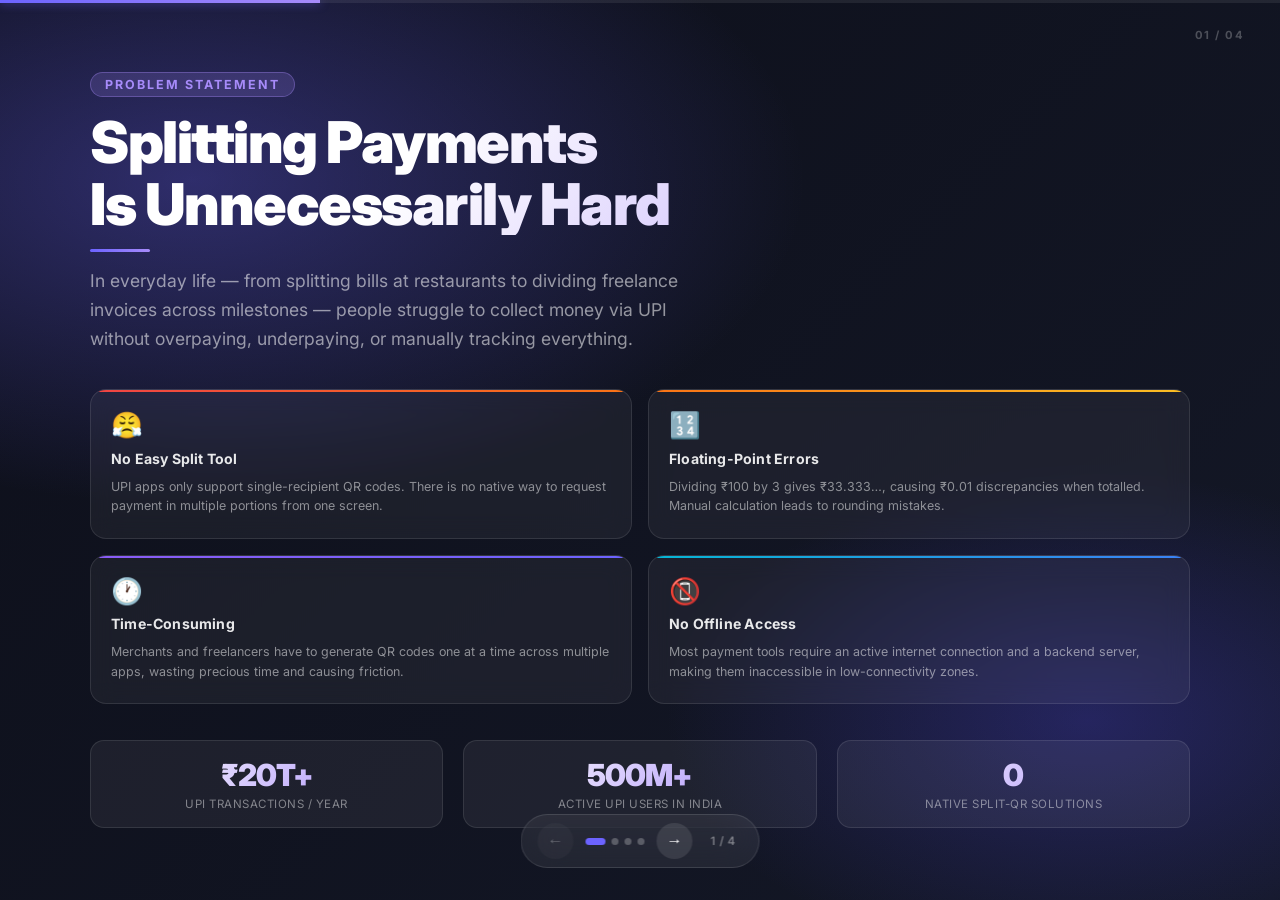
<file: PaySplit/presentation.html>
<!DOCTYPE html>
<html lang="en">
<head>
<meta charset="UTF-8"/>
<meta name="viewport" content="width=device-width, initial-scale=1.0"/>
<title>PaySplit – Presentation by Smit Parekh</title>
<link rel="preconnect" href="https://fonts.googleapis.com"/>
<link rel="preconnect" href="https://fonts.gstatic.com" crossorigin/>
<link href="https://fonts.googleapis.com/css2?family=Inter:wght@300;400;500;600;700;800;900&display=swap" rel="stylesheet"/>
<style>
/* ═══════════════════════════════════════════
   ROOT & RESET
═══════════════════════════════════════════ */
*,*::before,*::after{box-sizing:border-box;margin:0;padding:0}
:root{
  --purple:   #6C63FF;
  --violet:   #A78BFA;
  --indigo:   #4F46E5;
  --green:    #22C55E;
  --orange:   #F97316;
  --red:      #EF4444;
  --cyan:     #06B6D4;
  --white:    #FFFFFF;
  --offwhite: #F0F2FF;
  --dark:     #0D0F1A;
  --dark2:    #141827;
  --dark3:    #1E2235;
}

html,body{
  width:100%;height:100%;
  overflow:hidden;
  font-family:'Inter',system-ui,sans-serif;
  background:#000;
  color:var(--white);
  -webkit-font-smoothing:antialiased;
}

/* ═══════════════════════════════════════════
   DECK WRAPPER
═══════════════════════════════════════════ */
.deck{
  position:relative;
  width:100vw;height:100vh;
  overflow:hidden;
}

/* ═══════════════════════════════════════════
   SLIDES
═══════════════════════════════════════════ */
.slide{
  position:absolute;
  inset:0;
  display:flex;
  flex-direction:column;
  justify-content:center;
  align-items:center;
  padding:48px 64px;
  opacity:0;
  pointer-events:none;
  transform:translateX(60px);
  transition:opacity .55s cubic-bezier(.4,0,.2,1),
              transform .55s cubic-bezier(.4,0,.2,1);
}
.slide.active{
  opacity:1;
  pointer-events:all;
  transform:translateX(0);
}
.slide.exit-left{
  opacity:0;
  transform:translateX(-60px);
}

/* ── Slide 1 background ── */
.slide-1{
  background:
    radial-gradient(ellipse 80% 60% at 15% 20%,rgba(108,99,255,.35) 0%,transparent 60%),
    radial-gradient(ellipse 60% 50% at 85% 80%,rgba(79,70,229,.3) 0%,transparent 55%),
    linear-gradient(135deg,var(--dark) 0%,var(--dark2) 100%);
}
/* ── Slide 2 background ── */
.slide-2{
  background:
    radial-gradient(ellipse 70% 50% at 90% 10%,rgba(6,182,212,.25) 0%,transparent 55%),
    radial-gradient(ellipse 55% 45% at 10% 90%,rgba(108,99,255,.25) 0%,transparent 55%),
    linear-gradient(145deg,var(--dark2) 0%,var(--dark) 100%);
}
/* ── Slide 3 background ── */
.slide-3{
  background:
    radial-gradient(ellipse 65% 55% at 20% 15%,rgba(34,197,94,.2) 0%,transparent 55%),
    radial-gradient(ellipse 55% 45% at 85% 85%,rgba(108,99,255,.25) 0%,transparent 55%),
    linear-gradient(145deg,var(--dark) 0%,var(--dark3) 100%);
}
/* ── Slide 4 background ── */
.slide-4{
  background:
    radial-gradient(ellipse 70% 60% at 50% 30%,rgba(108,99,255,.35) 0%,transparent 60%),
    radial-gradient(ellipse 50% 40% at 20% 80%,rgba(249,115,22,.2) 0%,transparent 50%),
    linear-gradient(145deg,var(--dark2) 0%,var(--dark) 100%);
}

/* ═══════════════════════════════════════════
   SLIDE INNER LAYOUT
═══════════════════════════════════════════ */
.slide-inner{
  width:100%;
  max-width:1100px;
  display:flex;
  flex-direction:column;
  gap:36px;
}

/* ═══════════════════════════════════════════
   SLIDE HEADER
═══════════════════════════════════════════ */
.slide-eyebrow{
  display:flex;
  align-items:center;
  gap:10px;
  font-size:.78rem;
  font-weight:700;
  letter-spacing:2px;
  text-transform:uppercase;
  color:var(--violet);
}
.slide-eyebrow .pill{
  background:rgba(167,139,250,.18);
  border:1px solid rgba(167,139,250,.35);
  border-radius:40px;
  padding:4px 14px;
}

.slide-title{
  font-size:clamp(2rem,4.5vw,3.6rem);
  font-weight:900;
  line-height:1.08;
  letter-spacing:-1.5px;
  background:linear-gradient(130deg,#fff 30%,var(--violet));
  -webkit-background-clip:text;
  -webkit-text-fill-color:transparent;
  background-clip:text;
}

.slide-subtitle{
  font-size:clamp(.9rem,1.6vw,1.1rem);
  color:rgba(255,255,255,.55);
  font-weight:400;
  line-height:1.65;
  max-width:620px;
}

/* ═══════════════════════════════════════════
   CARDS GRID
═══════════════════════════════════════════ */
.cards{
  display:grid;
  gap:16px;
}
.cards-2{grid-template-columns:1fr 1fr;}
.cards-3{grid-template-columns:1fr 1fr 1fr;}
.cards-4{grid-template-columns:1fr 1fr 1fr 1fr;}

.card{
  background:rgba(255,255,255,.05);
  border:1px solid rgba(255,255,255,.1);
  border-radius:16px;
  padding:22px 20px;
  display:flex;
  flex-direction:column;
  gap:10px;
  backdrop-filter:blur(12px);
  transition:border-color .2s,background .2s;
  position:relative;
  overflow:hidden;
}
.card::before{
  content:'';
  position:absolute;
  top:0;left:0;right:0;
  height:2px;
  background:var(--card-accent,linear-gradient(90deg,var(--purple),var(--violet)));
}
.card:hover{
  background:rgba(255,255,255,.08);
  border-color:rgba(167,139,250,.4);
}

.card-icon{
  font-size:1.6rem;
  line-height:1;
  margin-bottom:2px;
}
.card-title{
  font-size:.88rem;
  font-weight:700;
  color:rgba(255,255,255,.9);
  letter-spacing:.2px;
}
.card-desc{
  font-size:.78rem;
  color:rgba(255,255,255,.5);
  line-height:1.55;
}

/* ═══════════════════════════════════════════
   STAT BLOCKS (slide 1)
═══════════════════════════════════════════ */
.stat-row{
  display:flex;
  gap:20px;
  flex-wrap:wrap;
}
.stat{
  flex:1;min-width:140px;
  background:rgba(255,255,255,.06);
  border:1px solid rgba(255,255,255,.1);
  border-radius:14px;
  padding:16px 18px;
  text-align:center;
}
.stat-num{
  font-size:1.9rem;
  font-weight:900;
  letter-spacing:-1px;
  background:linear-gradient(130deg,#fff,var(--violet));
  -webkit-background-clip:text;
  -webkit-text-fill-color:transparent;
  background-clip:text;
}
.stat-label{
  font-size:.72rem;
  color:rgba(255,255,255,.45);
  margin-top:4px;
  letter-spacing:.5px;
  text-transform:uppercase;
}

/* ═══════════════════════════════════════════
   STEPS LIST (slide 3)
═══════════════════════════════════════════ */
.steps{
  display:flex;
  flex-direction:column;
  gap:12px;
}
.step{
  display:flex;
  align-items:flex-start;
  gap:16px;
  background:rgba(255,255,255,.05);
  border:1px solid rgba(255,255,255,.09);
  border-radius:14px;
  padding:16px 20px;
  backdrop-filter:blur(8px);
  transition:background .2s;
}
.step:hover{background:rgba(255,255,255,.08);}
.step-num{
  flex-shrink:0;
  width:34px;height:34px;
  border-radius:10px;
  background:linear-gradient(135deg,var(--purple),var(--indigo));
  display:flex;align-items:center;justify-content:center;
  font-size:.85rem;font-weight:800;
  box-shadow:0 4px 12px rgba(108,99,255,.4);
}
.step-content{flex:1;}
.step-title{
  font-size:.9rem;font-weight:700;
  color:rgba(255,255,255,.92);
  margin-bottom:3px;
}
.step-desc{
  font-size:.76rem;
  color:rgba(255,255,255,.48);
  line-height:1.5;
}

/* ═══════════════════════════════════════════
   TECH PILL BADGES
═══════════════════════════════════════════ */
.badge-row{
  display:flex;gap:8px;flex-wrap:wrap;
}
.badge{
  font-size:.72rem;font-weight:600;
  padding:4px 12px;border-radius:40px;
  letter-spacing:.4px;
}
.badge-purple{background:rgba(108,99,255,.22);color:#a78bfa;border:1px solid rgba(108,99,255,.4);}
.badge-cyan{background:rgba(6,182,212,.2);color:#67e8f9;border:1px solid rgba(6,182,212,.35);}
.badge-green{background:rgba(34,197,94,.2);color:#86efac;border:1px solid rgba(34,197,94,.35);}
.badge-orange{background:rgba(249,115,22,.2);color:#fdba74;border:1px solid rgba(249,115,22,.35);}

/* ═══════════════════════════════════════════
   UPI URI CODE BLOCK
═══════════════════════════════════════════ */
.code-block{
  background:rgba(0,0,0,.45);
  border:1px solid rgba(255,255,255,.12);
  border-radius:12px;
  padding:14px 18px;
  font-family:'Courier New',monospace;
  font-size:.78rem;
  color:#a5f3fc;
  letter-spacing:.3px;
  word-break:break-all;
  position:relative;
  overflow:hidden;
}
.code-block::before{
  content:'UPI URI';
  position:absolute;top:8px;right:12px;
  font-size:.62rem;font-family:'Inter',sans-serif;
  color:rgba(255,255,255,.25);letter-spacing:1px;text-transform:uppercase;
}
.code-comment{color:rgba(255,255,255,.3);font-size:.72rem;}

/* ═══════════════════════════════════════════
   CONCLUSION HIGHLIGHTS
═══════════════════════════════════════════ */
.highlights{
  display:grid;
  grid-template-columns:1fr 1fr;
  gap:14px;
}
.highlight{
  display:flex;
  align-items:center;
  gap:12px;
  background:rgba(255,255,255,.05);
  border:1px solid rgba(255,255,255,.09);
  border-radius:12px;
  padding:14px 16px;
}
.highlight-icon{font-size:1.3rem;flex-shrink:0;}
.highlight-text{
  font-size:.82rem;font-weight:600;
  color:rgba(255,255,255,.85);
  line-height:1.4;
}

/* ═══════════════════════════════════════════
   BRAND BAR (bottom of slide)
═══════════════════════════════════════════ */
.brand-bar{
  display:flex;
  align-items:center;
  gap:10px;
  margin-top:4px;
}
.brand-logo{
  width:34px;height:34px;border-radius:10px;
  background:linear-gradient(135deg,var(--purple),var(--indigo));
  display:flex;align-items:center;justify-content:center;
  font-size:1rem;font-weight:900;color:#fff;
  flex-shrink:0;
  box-shadow:0 4px 14px rgba(108,99,255,.5);
}
.brand-name{
  font-size:1.1rem;font-weight:800;
  background:linear-gradient(90deg,#fff,var(--violet));
  -webkit-background-clip:text;-webkit-text-fill-color:transparent;background-clip:text;
}
.brand-tagline{
  font-size:.74rem;color:rgba(255,255,255,.4);font-weight:400;
}

/* ═══════════════════════════════════════════
   NAV BAR
═══════════════════════════════════════════ */
.nav{
  position:fixed;bottom:32px;left:50%;
  transform:translateX(-50%);
  z-index:100;
  display:flex;align-items:center;gap:12px;
  background:rgba(255,255,255,.07);
  border:1px solid rgba(255,255,255,.12);
  border-radius:60px;
  padding:8px 16px;
  backdrop-filter:blur(20px);
}

.nav-btn{
  width:36px;height:36px;
  border:none;border-radius:50%;
  background:rgba(255,255,255,.1);
  color:#fff;
  cursor:pointer;
  display:flex;align-items:center;justify-content:center;
  font-size:1rem;
  transition:background .2s,transform .15s;
}
.nav-btn:hover{background:var(--purple);transform:scale(1.08);}
.nav-btn:disabled{opacity:.3;cursor:default;}
.nav-btn:disabled:hover{background:rgba(255,255,255,.1);transform:none;}

.nav-dots{display:flex;gap:6px;align-items:center;}
.dot{
  width:7px;height:7px;border-radius:50%;
  background:rgba(255,255,255,.25);
  cursor:pointer;
  transition:background .25s,transform .25s,width .25s;
}
.dot.active{background:var(--purple);width:20px;border-radius:4px;}

.slide-counter{
  font-size:.72rem;font-weight:600;
  color:rgba(255,255,255,.4);
  letter-spacing:.5px;
  min-width:38px;text-align:center;
}

/* ═══════════════════════════════════════════
   SLIDE NUMBER BADGE (top-right)
═══════════════════════════════════════════ */
.slide-badge{
  position:absolute;
  top:28px;right:36px;
  font-size:.7rem;font-weight:700;
  color:rgba(255,255,255,.25);
  letter-spacing:1.5px;
  text-transform:uppercase;
}

/* ═══════════════════════════════════════════
   KEYBOARD HINT
═══════════════════════════════════════════ */
.kbd-hint{
  position:fixed;top:20px;right:28px;
  font-size:.68rem;color:rgba(255,255,255,.2);
  pointer-events:none;
}

/* ═══════════════════════════════════════════
   PROGRESS BAR
═══════════════════════════════════════════ */
.progress{
  position:fixed;top:0;left:0;right:0;height:3px;
  background:rgba(255,255,255,.08);z-index:200;
}
.progress-fill{
  height:100%;
  background:linear-gradient(90deg,var(--purple),var(--violet));
  transition:width .5s cubic-bezier(.4,0,.2,1);
  box-shadow:0 0 10px rgba(108,99,255,.7);
}

/* ═══════════════════════════════════════════
   DIVIDER
═══════════════════════════════════════════ */
.divider{
  width:60px;height:3px;border-radius:2px;
  background:linear-gradient(90deg,var(--purple),var(--violet));
}

/* ═══════════════════════════════════════════
   RESPONSIVE
═══════════════════════════════════════════ */
@media(max-width:900px){
  .slide{padding:32px 28px;}
  .cards-3,.cards-4{grid-template-columns:1fr 1fr;}
  .highlights{grid-template-columns:1fr;}
}
@media(max-width:600px){
  .slide{padding:24px 16px;}
  .cards-2,.cards-3,.cards-4{grid-template-columns:1fr;}
  .slide-title{font-size:1.8rem;}
  .stat-row{gap:10px;}
}

/* ═══════════════════════════════════════════
   PRINT
═══════════════════════════════════════════ */
@media print{
  .nav,.kbd-hint,.progress{display:none!important;}
  .slide{
    position:relative!important;opacity:1!important;
    transform:none!important;pointer-events:all!important;
    page-break-after:always;break-after:page;
    min-height:100vh;
  }
  .deck{height:auto;overflow:visible;}
  html,body{overflow:visible;height:auto;}
}
</style>
</head>
<body>

<!-- Progress bar -->
<div class="progress"><div class="progress-fill" id="progressFill" style="width:25%"></div></div>

<!-- Keyboard hint -->
<div class="kbd-hint">← → Arrow keys to navigate</div>

<!-- ═══════════════════════════════════════════
     SLIDE 1 — PROBLEM STATEMENT
════════════════════════════════════════════ -->
<div class="deck">

<section class="slide slide-1 active" data-slide="1">
  <div class="slide-badge">01 / 04</div>
  <div class="slide-inner">

    <div>
      <div class="slide-eyebrow"><span class="pill">Problem Statement</span></div>
      <div style="height:14px"></div>
      <h1 class="slide-title">Splitting Payments<br/>Is Unnecessarily Hard</h1>
      <div style="height:14px"></div>
      <div class="divider"></div>
      <div style="height:14px"></div>
      <p class="slide-subtitle">In everyday life — from splitting bills at restaurants to dividing freelance invoices across milestones — people struggle to collect money via UPI without overpaying, underpaying, or manually tracking everything.</p>
    </div>

    <div class="cards cards-2">
      <div class="card" style="--card-accent:linear-gradient(90deg,#EF4444,#F97316)">
        <div class="card-icon">😤</div>
        <div class="card-title">No Easy Split Tool</div>
        <div class="card-desc">UPI apps only support single-recipient QR codes. There is no native way to request payment in multiple portions from one screen.</div>
      </div>
      <div class="card" style="--card-accent:linear-gradient(90deg,#F97316,#FBBF24)">
        <div class="card-icon">🔢</div>
        <div class="card-title">Floating-Point Errors</div>
        <div class="card-desc">Dividing ₹100 by 3 gives ₹33.333…, causing ₹0.01 discrepancies when totalled. Manual calculation leads to rounding mistakes.</div>
      </div>
      <div class="card" style="--card-accent:linear-gradient(90deg,#8B5CF6,#6C63FF)">
        <div class="card-icon">🕐</div>
        <div class="card-title">Time-Consuming</div>
        <div class="card-desc">Merchants and freelancers have to generate QR codes one at a time across multiple apps, wasting precious time and causing friction.</div>
      </div>
      <div class="card" style="--card-accent:linear-gradient(90deg,#06B6D4,#3B82F6)">
        <div class="card-icon">📵</div>
        <div class="card-title">No Offline Access</div>
        <div class="card-desc">Most payment tools require an active internet connection and a backend server, making them inaccessible in low-connectivity zones.</div>
      </div>
    </div>

    <div class="stat-row">
      <div class="stat">
        <div class="stat-num">₹20T+</div>
        <div class="stat-label">UPI transactions / year</div>
      </div>
      <div class="stat">
        <div class="stat-num">500M+</div>
        <div class="stat-label">Active UPI users in India</div>
      </div>
      <div class="stat">
        <div class="stat-num">0</div>
        <div class="stat-label">Native split-QR solutions</div>
      </div>
    </div>

  </div>
</section>

<!-- ═══════════════════════════════════════════
     SLIDE 2 — TECH SOLUTION
════════════════════════════════════════════ -->
<section class="slide slide-2" data-slide="2">
  <div class="slide-badge">02 / 04</div>
  <div class="slide-inner">

    <div>
      <div class="slide-eyebrow"><span class="pill">Tech Solution</span></div>
      <div style="height:14px"></div>
      <h1 class="slide-title">PaySplit — A Zero-Backend<br/>UPI QR Generator PWA</h1>
      <div style="height:14px"></div>
      <div class="divider"></div>
      <div style="height:14px"></div>
      <p class="slide-subtitle">A fully client-side Progressive Web App built with vanilla HTML5, CSS3 &amp; JavaScript — no server, no signup, no data stored externally. Runs in a browser and installs on your phone like a native app.</p>
    </div>

    <div style="display:flex;gap:20px;flex-wrap:wrap;align-items:flex-start;">

      <!-- Left: tech stack -->
      <div style="flex:1;min-width:260px;display:flex;flex-direction:column;gap:12px;">
        <div class="card" style="--card-accent:linear-gradient(90deg,#6C63FF,#06B6D4)">
          <div class="card-icon">🏗️</div>
          <div class="card-title">Tech Stack</div>
          <div class="badge-row" style="margin-top:4px">
            <span class="badge badge-purple">HTML5</span>
            <span class="badge badge-purple">CSS3</span>
            <span class="badge badge-purple">Vanilla JS</span>
            <span class="badge badge-cyan">QRCode.js</span>
            <span class="badge badge-cyan">JSZip</span>
            <span class="badge badge-green">PWA</span>
            <span class="badge badge-green">Service Worker</span>
            <span class="badge badge-orange">GitHub Pages</span>
          </div>
        </div>
        <div class="card" style="--card-accent:linear-gradient(90deg,#22C55E,#06B6D4)">
          <div class="card-icon">🧮</div>
          <div class="card-title">Integer Paise Arithmetic</div>
          <div class="card-desc">All calculations use integer paise (1 INR = 100 paise) with <code style="color:#a5f3fc">Math.round(x * 100)</code>. Remainder paise are distributed across the first N splits — sum is always exact.</div>
        </div>
        <div class="card" style="--card-accent:linear-gradient(90deg,#A78BFA,#6C63FF)">
          <div class="card-icon">📲</div>
          <div class="card-title">PWA — Works Offline</div>
          <div class="card-desc">Service Worker caches the full app shell. Install on Android/iOS homescreen. Standalone mode, no browser chrome. Zero backend required.</div>
        </div>
      </div>

      <!-- Right: UPI URI + features -->
      <div style="flex:1;min-width:260px;display:flex;flex-direction:column;gap:12px;">
        <div class="card" style="--card-accent:linear-gradient(90deg,#F97316,#EF4444)">
          <div class="card-icon">🔗</div>
          <div class="card-title">Standard UPI Deep Link URI</div>
          <div class="code-block" style="margin-top:6px">
upi://pay?pa=<span style="color:#86efac">yourname@upi</span><br/>
&amp;pn=<span style="color:#fde68a">Payee Name</span><br/>
&amp;am=<span style="color:#fca5a5">333.34</span><br/>
&amp;cu=INR&amp;tn=<span style="color:#a5f3fc">Description</span><br/>
&amp;tr=<span style="color:#c4b5fd">PS_TXN_REF_01</span>
          </div>
          <div class="card-desc" style="margin-top:4px">Scannable by GPay, PhonePe, Paytm, BHIM, and all UPI apps.</div>
        </div>
        <div class="card" style="--card-accent:linear-gradient(90deg,#06B6D4,#3B82F6)">
          <div class="card-icon">⬇️</div>
          <div class="card-title">Export &amp; Share</div>
          <div class="card-desc">Download each QR as PNG, download all as ZIP bundle with TXT summary, Web Share API for mobile, and browser print for physical copies.</div>
        </div>
      </div>

    </div>

  </div>
</section>

<!-- ═══════════════════════════════════════════
     SLIDE 3 — HOW TO USE
════════════════════════════════════════════ -->
<section class="slide slide-3" data-slide="3">
  <div class="slide-badge">03 / 04</div>
  <div class="slide-inner">

    <div>
      <div class="slide-eyebrow"><span class="pill">How to Use the Tool</span></div>
      <div style="height:14px"></div>
      <h1 class="slide-title">Generate Split QR Codes<br/>in 4 Simple Steps</h1>
      <div style="height:14px"></div>
      <div class="divider"></div>
    </div>

    <div style="display:flex;gap:24px;flex-wrap:wrap;align-items:flex-start;">

      <div class="steps" style="flex:1.3;min-width:280px;">

        <div class="step">
          <div class="step-num">1</div>
          <div class="step-content">
            <div class="step-title">Enter Payment Details</div>
            <div class="step-desc">Type the total amount in ₹, your UPI ID (e.g. smit@okaxis), payee name, and an optional description. All fields are validated before proceeding.</div>
          </div>
        </div>

        <div class="step">
          <div class="step-num">2</div>
          <div class="step-content">
            <div class="step-title">Choose Number of Splits &amp; Mode</div>
            <div class="step-desc">Pick 2–20 splits. Use <strong style="color:#86efac">Equal Split</strong> for automatic paise-accurate distribution, or <strong style="color:#fde68a">Manual</strong> to enter each amount yourself with a live balance tracker.</div>
          </div>
        </div>

        <div class="step">
          <div class="step-num">3</div>
          <div class="step-content">
            <div class="step-title">Generate QR Codes</div>
            <div class="step-desc">Click <em>Generate QR Codes</em>. The dashboard shows total, allocated, and pending amounts. Individual QR cards appear — each with the exact split amount embedded in the UPI URI.</div>
          </div>
        </div>

        <div class="step">
          <div class="step-num">4</div>
          <div class="step-content">
            <div class="step-title">Download, Print or Share</div>
            <div class="step-desc">Download each QR as PNG, grab all as a ZIP, print the full payment summary, or share via mobile Share API. Payer scans each QR with any UPI app to pay the exact amount.</div>
          </div>
        </div>

      </div>

      <div style="flex:1;min-width:220px;display:flex;flex-direction:column;gap:12px;">

        <div class="card" style="--card-accent:linear-gradient(90deg,#22C55E,#06B6D4);padding:18px 16px;">
          <div class="card-icon">✅</div>
          <div class="card-title">Input Validations</div>
          <div class="card-desc" style="font-size:.74rem">
            • Minimum ₹1 — maximum ₹1 crore<br/>
            • UPI format: <code style="color:#a5f3fc">name@provider</code><br/>
            • Manual split sum must = total<br/>
            • 2–20 splits enforced<br/>
            • All fields required before generate
          </div>
        </div>

        <div class="card" style="--card-accent:linear-gradient(90deg,#F97316,#FBBF24);padding:18px 16px;">
          <div class="card-icon">⚠️</div>
          <div class="card-title">Important Note</div>
          <div class="card-desc" style="font-size:.74rem">Scanning a QR code <strong style="color:#fdba74">does not confirm payment</strong>. Always verify settlement in your UPI app or bank statement. PaySplit only generates QR codes — it does not process or track payments.</div>
        </div>

        <div class="card" style="--card-accent:linear-gradient(90deg,#6C63FF,#A78BFA);padding:18px 16px;">
          <div class="card-icon">📦</div>
          <div class="card-title">Install as App</div>
          <div class="card-desc" style="font-size:.74rem">Open in Chrome / Edge → tap the install banner → use PaySplit offline from your homescreen, just like a native app.</div>
        </div>

      </div>
    </div>

  </div>
</section>

<!-- ═══════════════════════════════════════════
     SLIDE 4 — CONCLUSION
════════════════════════════════════════════ -->
<section class="slide slide-4" data-slide="4">
  <div class="slide-badge">04 / 04</div>
  <div class="slide-inner">

    <div>
      <div class="slide-eyebrow"><span class="pill">Conclusion</span></div>
      <div style="height:14px"></div>
      <h1 class="slide-title">PaySplit — Transparent,<br/>Accurate &amp; Instant</h1>
      <div style="height:14px"></div>
      <div class="divider"></div>
      <div style="height:14px"></div>
      <p class="slide-subtitle">PaySplit bridges a critical gap in India's UPI ecosystem — giving freelancers, merchants, and teams a lightweight, installable tool to split any payment into precise QR codes with zero backend and full transparency.</p>
    </div>

    <div class="highlights">
      <div class="highlight">
        <div class="highlight-icon">🎯</div>
        <div class="highlight-text">Exact paise-accurate split — sum always equals original amount</div>
      </div>
      <div class="highlight">
        <div class="highlight-icon">📵</div>
        <div class="highlight-text">Works offline as a PWA — no backend, no server, no signup</div>
      </div>
      <div class="highlight">
        <div class="highlight-icon">🔲</div>
        <div class="highlight-text">Standard UPI QR codes — scannable by all major Indian UPI apps</div>
      </div>
      <div class="highlight">
        <div class="highlight-icon">🌙</div>
        <div class="highlight-text">Light &amp; dark mode, mobile-first, premium fintech UI design</div>
      </div>
      <div class="highlight">
        <div class="highlight-icon">⬇️</div>
        <div class="highlight-text">Download as PNG / ZIP, print-ready, Web Share API support</div>
      </div>
      <div class="highlight">
        <div class="highlight-icon">🚀</div>
        <div class="highlight-text">Deployable on GitHub Pages — free, fast, CDN-distributed</div>
      </div>
    </div>

    <div style="display:flex;align-items:center;justify-content:space-between;flex-wrap:wrap;gap:16px;
                background:rgba(255,255,255,.05);border:1px solid rgba(255,255,255,.1);
                border-radius:16px;padding:20px 24px;">
      <div class="brand-bar">
        <div class="brand-logo">₹</div>
        <div>
          <div class="brand-name">PaySplit</div>
          <div class="brand-tagline">UPI Payment Splitter</div>
        </div>
      </div>
      <div style="text-align:right">
        <div style="font-size:.82rem;font-weight:700;color:rgba(255,255,255,.8)">Created by Smit Parekh</div>
        <div style="font-size:.72rem;color:var(--violet);margin-top:3px">youtube.com/@TheParekhShow</div>
        <div style="font-size:.68rem;color:rgba(255,255,255,.3);margin-top:3px">HTML5 · CSS3 · Vanilla JS · PWA</div>
      </div>
    </div>

  </div>
</section>

</div><!-- /deck -->

<!-- ═══════════════════════════════════════════
     NAV
════════════════════════════════════════════ -->
<nav class="nav" role="navigation" aria-label="Slide navigation">
  <button class="nav-btn" id="prevBtn" aria-label="Previous slide" disabled>&#8592;</button>
  <div class="nav-dots" id="navDots">
    <div class="dot active" data-target="0" title="Problem Statement"></div>
    <div class="dot" data-target="1" title="Tech Solution"></div>
    <div class="dot" data-target="2" title="How to Use"></div>
    <div class="dot" data-target="3" title="Conclusion"></div>
  </div>
  <button class="nav-btn" id="nextBtn" aria-label="Next slide">&#8594;</button>
  <span class="slide-counter" id="slideCounter">1 / 4</span>
</nav>

<script>
(function(){
  'use strict';

  const slides   = Array.from(document.querySelectorAll('.slide'));
  const dots     = Array.from(document.querySelectorAll('.dot'));
  const prevBtn  = document.getElementById('prevBtn');
  const nextBtn  = document.getElementById('nextBtn');
  const counter  = document.getElementById('slideCounter');
  const progress = document.getElementById('progressFill');

  let current = 0;
  const total = slides.length;

  function goTo(next) {
    if (next < 0 || next >= total || next === current) return;

    const dir = next > current ? 1 : -1;

    // Exit current
    slides[current].classList.remove('active');
    slides[current].classList.add(dir > 0 ? 'exit-left' : '');
    // For backward: slide in from left
    if (dir < 0) {
      slides[current].style.transform = 'translateX(60px)';
      slides[current].style.opacity   = '0';
    }

    // Cleanup after transition
    const exiting = slides[current];
    setTimeout(() => {
      exiting.classList.remove('exit-left');
      exiting.style.transform = '';
      exiting.style.opacity   = '';
    }, 600);

    // For forward navigation: next slide comes from right (default)
    // For backward: next comes from left
    if (dir < 0) {
      slides[next].style.transform = 'translateX(-60px)';
      slides[next].style.opacity   = '0';
    } else {
      slides[next].style.transform = 'translateX(60px)';
      slides[next].style.opacity   = '0';
    }

    // Trigger reflow
    slides[next].getBoundingClientRect();

    slides[next].style.transform = '';
    slides[next].style.opacity   = '';
    slides[next].classList.add('active');

    current = next;
    updateUI();
  }

  function updateUI() {
    // Dots
    dots.forEach((d, i) => d.classList.toggle('active', i === current));
    // Buttons
    prevBtn.disabled = current === 0;
    nextBtn.disabled = current === total - 1;
    // Counter
    counter.textContent = `${current + 1} / ${total}`;
    // Progress
    progress.style.width = `${((current + 1) / total) * 100}%`;
  }

  // Button events
  prevBtn.addEventListener('click', () => goTo(current - 1));
  nextBtn.addEventListener('click', () => goTo(current + 1));

  // Dot events
  dots.forEach((d, i) => d.addEventListener('click', () => goTo(i)));

  // Keyboard
  document.addEventListener('keydown', e => {
    if (e.key === 'ArrowRight' || e.key === 'ArrowDown' || e.key === ' ')  { e.preventDefault(); goTo(current + 1); }
    if (e.key === 'ArrowLeft'  || e.key === 'ArrowUp')                     { e.preventDefault(); goTo(current - 1); }
    if (e.key === 'Home') goTo(0);
    if (e.key === 'End')  goTo(total - 1);
  });

  // Touch / swipe
  let touchStartX = 0;
  document.addEventListener('touchstart', e => { touchStartX = e.touches[0].clientX; }, { passive: true });
  document.addEventListener('touchend',   e => {
    const dx = e.changedTouches[0].clientX - touchStartX;
    if (Math.abs(dx) > 50) dx < 0 ? goTo(current + 1) : goTo(current - 1);
  }, { passive: true });

  updateUI();
})();
</script>

</body>
</html>
</file>
<file: IND_AS_118/css/styles.css>
/* ==========================================================================
   Smit FinStat PRO - Professional Ind AS 118 Financial Statement Workstation
   Designed for Indian Chartered Accountants & Corporate Reporting Experts
   ========================================================================== */

:root {
  --primary: #1e3a8a;
  --primary-dark: #0f172a;
  --primary-light: #3b82f6;
  --primary-soft: #eff6ff;

  --accent-emerald: #059669;
  --accent-emerald-light: #d1fae5;
  --accent-amber: #d97706;
  --accent-amber-light: #fef3c7;
  --accent-rose: #dc2626;
  --accent-rose-light: #fee2e2;

  --bg-app: #f8fafc;
  --bg-card: #ffffff;
  --bg-alt: #f1f5f9;

  --text-main: #0f172a;
  --text-muted: #64748b;
  --text-subtle: #94a3b8;
  --text-inverse: #ffffff;

  --border-light: #e2e8f0;
  --border-focus: #3b82f6;
  --border-dark: #cbd5e1;

  --shadow-sm: 0 1px 2px 0 rgb(0 0 0 / 0.05);
  --shadow-md: 0 4px 6px -1px rgb(0 0 0 / 0.1), 0 2px 4px -2px rgb(0 0 0 / 0.1);
  --shadow-lg: 0 10px 15px -3px rgb(0 0 0 / 0.1), 0 4px 6px -4px rgb(0 0 0 / 0.1);
  --shadow-xl: 0 20px 25px -5px rgb(0 0 0 / 0.1), 0 8px 10px -6px rgb(0 0 0 / 0.1);

  --radius-sm: 4px;
  --radius-md: 8px;
  --radius-lg: 12px;
  --radius-xl: 16px;

  --font-sans: 'Inter', -apple-system, BlinkMacSystemFont, "Segoe UI", Roboto, Oxygen, Ubuntu, Cantarell, "Open Sans", "Helvetica Neue", sans-serif;
  --font-mono: ui-monospace, SFMono-Regular, Menlo, Monaco, Consolas, "Liberation Mono", "Courier New", monospace;
}

*, *::before, *::after {
  box-sizing: border-box;
  margin: 0;
  padding: 0;
}

body {
  font-family: var(--font-sans);
  background-color: var(--bg-app);
  color: var(--text-main);
  line-height: 1.5;
  -webkit-font-smoothing: antialiased;
  min-height: 100vh;
  display: flex;
  flex-direction: column;
}

/* Tabular numbers for financial balance alignment */
.tabular-nums {
  font-variant-numeric: tabular-nums;
  font-feature-settings: "tnum";
}

/* ==========================================================================
   Header & Navigation
   ========================================================================== */
.app-header {
  background: linear-gradient(135deg, #0f172a 0%, #1e293b 100%);
  color: var(--text-inverse);
  padding: 0.75rem 1.5rem;
  border-bottom: 2px solid #2563eb;
  position: sticky;
  top: 0;
  z-index: 1000;
  box-shadow: var(--shadow-md);
}

.header-container {
  max-width: 1560px;
  margin: 0 auto;
  display: flex;
  justify-content: space-between;
  align-items: center;
  flex-wrap: wrap;
  gap: 1rem;
}

.brand-section {
  display: flex;
  align-items: center;
  gap: 0.75rem;
}

.brand-logo {
  width: 38px;
  height: 38px;
  background: linear-gradient(135deg, #2563eb, #059669);
  border-radius: var(--radius-md);
  display: flex;
  align-items: center;
  justify-content: center;
  font-weight: 800;
  font-size: 1.15rem;
  color: white;
  box-shadow: 0 2px 4px rgba(0,0,0,0.2);
}

.brand-text h1 {
  font-size: 1.25rem;
  font-weight: 700;
  letter-spacing: -0.02em;
  display: flex;
  align-items: center;
  gap: 0.5rem;
}

.brand-badge {
  font-size: 0.65rem;
  background-color: #2563eb;
  color: white;
  padding: 0.15rem 0.5rem;
  border-radius: 9999px;
  text-transform: uppercase;
  font-weight: 700;
  letter-spacing: 0.05em;
}

.brand-sub {
  font-size: 0.75rem;
  color: #94a3b8;
}

.header-controls {
  display: flex;
  align-items: center;
  gap: 0.75rem;
  flex-wrap: wrap;
}

.active-entity-pill {
  background-color: rgba(255, 255, 255, 0.1);
  padding: 0.35rem 0.75rem;
  border-radius: var(--radius-md);
  font-size: 0.8rem;
  border: 1px solid rgba(255, 255, 255, 0.15);
  display: flex;
  align-items: center;
  gap: 0.5rem;
}

.entity-dot {
  width: 8px;
  height: 8px;
  border-radius: 50%;
  background-color: #10b981;
}

/* ==========================================================================
   Buttons & Controls
   ========================================================================== */
.btn {
  display: inline-flex;
  align-items: center;
  justify-content: center;
  gap: 0.4rem;
  font-family: inherit;
  font-size: 0.825rem;
  font-weight: 600;
  padding: 0.45rem 0.9rem;
  border-radius: var(--radius-md);
  border: 1px solid transparent;
  cursor: pointer;
  transition: all 0.15s ease-in-out;
  text-decoration: none;
  line-height: 1.25;
  white-space: nowrap;
}

.btn-primary {
  background-color: #2563eb;
  color: white;
}
.btn-primary:hover {
  background-color: #1d4ed8;
}

.btn-emerald {
  background-color: var(--accent-emerald);
  color: white;
}
.btn-emerald:hover {
  background-color: #047857;
}

.btn-secondary {
  background-color: var(--bg-alt);
  color: var(--text-main);
  border-color: var(--border-light);
}
.btn-secondary:hover {
  background-color: #e2e8f0;
}

.btn-dark {
  background-color: #1e293b;
  color: white;
  border-color: #334155;
}
.btn-dark:hover {
  background-color: #0f172a;
}

.btn-outline {
  background-color: transparent;
  border-color: rgba(255, 255, 255, 0.3);
  color: white;
}
.btn-outline:hover {
  background-color: rgba(255, 255, 255, 0.1);
  border-color: white;
}

.btn-sm {
  padding: 0.25rem 0.6rem;
  font-size: 0.75rem;
}

.btn-lg {
  padding: 0.65rem 1.25rem;
  font-size: 0.95rem;
}

/* ==========================================================================
   Navigation Tabs
   ========================================================================== */
.workflow-nav-bar {
  background-color: #ffffff;
  border-bottom: 1px solid var(--border-light);
  box-shadow: var(--shadow-sm);
  position: sticky;
  top: 61px;
  z-index: 900;
}

.nav-tabs-container {
  max-width: 1560px;
  margin: 0 auto;
  display: flex;
  overflow-x: auto;
  padding: 0 1.5rem;
  scrollbar-width: thin;
}

.nav-tab-btn {
  display: flex;
  align-items: center;
  gap: 0.5rem;
  padding: 0.85rem 1.15rem;
  font-size: 0.85rem;
  font-weight: 600;
  color: var(--text-muted);
  border: none;
  background: transparent;
  cursor: pointer;
  border-bottom: 3px solid transparent;
  white-space: nowrap;
  transition: all 0.2s;
}

.nav-tab-btn:hover {
  color: var(--primary);
  background-color: var(--primary-soft);
}

.nav-tab-btn.active {
  color: var(--primary);
  border-bottom-color: var(--primary);
  background-color: #ffffff;
}

.tab-badge {
  background-color: var(--bg-alt);
  color: var(--text-muted);
  font-size: 0.7rem;
  padding: 0.1rem 0.45rem;
  border-radius: 9999px;
  font-weight: 700;
}

.nav-tab-btn.active .tab-badge {
  background-color: #dbeafe;
  color: var(--primary);
}

/* ==========================================================================
   Main Content Layout
   ========================================================================== */
.main-wrapper {
  max-width: 1560px;
  margin: 1.5rem auto;
  padding: 0 1.5rem;
  width: 100%;
  flex: 1;
}

.tab-pane {
  display: none;
}
.tab-pane.active {
  display: block;
}

/* ==========================================================================
   Cards & Layout Components
   ========================================================================== */
.card {
  background-color: var(--bg-card);
  border: 1px solid var(--border-light);
  border-radius: var(--radius-lg);
  box-shadow: var(--shadow-sm);
  margin-bottom: 1.5rem;
  overflow: hidden;
}

.card-header {
  padding: 1rem 1.25rem;
  border-bottom: 1px solid var(--border-light);
  display: flex;
  justify-content: space-between;
  align-items: center;
  background-color: #ffffff;
  flex-wrap: wrap;
  gap: 0.75rem;
}

.card-title {
  font-size: 1.05rem;
  font-weight: 700;
  color: var(--text-main);
  display: flex;
  align-items: center;
  gap: 0.5rem;
}

.card-subtitle {
  font-size: 0.8rem;
  color: var(--text-muted);
  font-weight: normal;
  margin-top: 0.15rem;
}

.card-body {
  padding: 1.25rem;
}

.card-footer {
  padding: 0.75rem 1.25rem;
  background-color: var(--bg-alt);
  border-top: 1px solid var(--border-light);
  display: flex;
  justify-content: space-between;
  align-items: center;
  font-size: 0.8rem;
}

.grid-2 {
  display: grid;
  grid-template-columns: repeat(2, 1fr);
  gap: 1.25rem;
}

.grid-3 {
  display: grid;
  grid-template-columns: repeat(3, 1fr);
  gap: 1.25rem;
}

.grid-4 {
  display: grid;
  grid-template-columns: repeat(4, 1fr);
  gap: 1rem;
}

@media (max-width: 992px) {
  .grid-2, .grid-3, .grid-4 {
    grid-template-columns: 1fr;
  }
}

/* Stat Cards */
.stat-card {
  background-color: white;
  border: 1px solid var(--border-light);
  border-radius: var(--radius-md);
  padding: 1rem;
  display: flex;
  flex-direction: column;
}

.stat-title {
  font-size: 0.75rem;
  font-weight: 600;
  color: var(--text-muted);
  text-transform: uppercase;
  letter-spacing: 0.04em;
}

.stat-value {
  font-size: 1.4rem;
  font-weight: 700;
  color: var(--text-main);
  margin: 0.25rem 0;
}

.stat-desc {
  font-size: 0.75rem;
  color: var(--text-subtle);
}

.stat-badge {
  display: inline-block;
  padding: 0.15rem 0.5rem;
  border-radius: var(--radius-sm);
  font-size: 0.7rem;
  font-weight: 700;
  margin-top: 0.25rem;
  align-self: flex-start;
}
.stat-badge.pass { background-color: var(--accent-emerald-light); color: var(--accent-emerald); }
.stat-badge.fail { background-color: var(--accent-rose-light); color: var(--accent-rose); }
.stat-badge.warn { background-color: var(--accent-amber-light); color: var(--accent-amber); }

/* ==========================================================================
   Forms & Inputs
   ========================================================================== */
.form-group {
  margin-bottom: 1rem;
}

.form-label {
  display: block;
  font-size: 0.8rem;
  font-weight: 600;
  color: var(--text-main);
  margin-bottom: 0.35rem;
}

.form-control {
  width: 100%;
  padding: 0.5rem 0.75rem;
  font-size: 0.85rem;
  font-family: inherit;
  color: var(--text-main);
  background-color: #ffffff;
  border: 1px solid var(--border-dark);
  border-radius: var(--radius-md);
  transition: border-color 0.15s ease-in-out, box-shadow 0.15s ease-in-out;
}

.form-control:focus {
  outline: none;
  border-color: var(--border-focus);
  box-shadow: 0 0 0 3px rgba(59, 130, 246, 0.15);
}

.form-select {
  appearance: none;
  background-image: url("data:image/svg+xml,%3csvg xmlns='http://www.w3.org/2000/svg' fill='none' viewBox='0 0 20 20'%3e%3cpath stroke='%236b7280' stroke-linecap='round' stroke-linejoin='round' stroke-width='1.5' d='M6 8l4 4 4-4'/%3e%3c/svg%3e");
  background-position: right 0.5rem center;
  background-repeat: no-repeat;
  background-size: 1.5em 1.5em;
  padding-right: 2.5rem;
}

.form-hint {
  font-size: 0.75rem;
  color: var(--text-muted);
  margin-top: 0.25rem;
}

/* ==========================================================================
   Drag & Drop Upload Zone
   ========================================================================== */
.upload-dropzone {
  border: 2px dashed #93c5fd;
  background-color: #f8fafc;
  border-radius: var(--radius-lg);
  padding: 2.5rem 1.5rem;
  text-align: center;
  cursor: pointer;
  transition: all 0.2s ease;
}

.upload-dropzone:hover, .upload-dropzone.dragover {
  border-color: #2563eb;
  background-color: #eff6ff;
}

.dropzone-icon {
  font-size: 2.5rem;
  color: #3b82f6;
  margin-bottom: 0.75rem;
}

.dropzone-text {
  font-size: 1rem;
  font-weight: 600;
  color: var(--text-main);
  margin-bottom: 0.25rem;
}

.dropzone-subtext {
  font-size: 0.8rem;
  color: var(--text-muted);
  margin-bottom: 1rem;
}

/* ==========================================================================
   Financial Tables & Reports
   ========================================================================== */
.table-responsive {
  width: 100%;
  overflow-x: auto;
  border-radius: var(--radius-md);
  border: 1px solid var(--border-light);
}

.financial-table {
  width: 100%;
  border-collapse: collapse;
  font-size: 0.825rem;
  text-align: left;
}

.financial-table th {
  background-color: #0f172a;
  color: #ffffff;
  padding: 0.65rem 0.85rem;
  font-weight: 600;
  border-bottom: 1px solid var(--border-dark);
  white-space: nowrap;
}

.financial-table td {
  padding: 0.5rem 0.85rem;
  border-bottom: 1px solid var(--border-light);
  color: var(--text-main);
}

.financial-table tr:hover td {
  background-color: #f8fafc;
}

.financial-table .row-category {
  background-color: #f1f5f9;
  font-weight: 700;
  color: var(--primary-dark);
  text-transform: uppercase;
  letter-spacing: 0.03em;
  font-size: 0.8rem;
}

.financial-table .row-subtotal {
  background-color: #eff6ff;
  font-weight: 700;
  color: #1e3a8a;
  border-top: 1.5px solid #bfdbfe;
  border-bottom: 1.5px solid #bfdbfe;
}

.financial-table .row-grandtotal {
  background-color: #ecfdf5;
  font-weight: 800;
  color: #065f46;
  border-top: 2px solid #a7f3d0;
  border-bottom: 2px solid #a7f3d0;
}

.financial-table .indent-1 { padding-left: 1.5rem; }
.financial-table .indent-2 { padding-left: 2.5rem; }

.text-right { text-align: right; }
.text-center { text-align: center; }

/* Status Badges */
.badge {
  display: inline-flex;
  align-items: center;
  gap: 0.25rem;
  font-size: 0.7rem;
  font-weight: 700;
  padding: 0.15rem 0.5rem;
  border-radius: 9999px;
  text-transform: uppercase;
}

.badge-success { background-color: #d1fae5; color: #065f46; }
.badge-warning { background-color: #fef3c7; color: #92400e; }
.badge-danger { background-color: #fee2e2; color: #991b1b; }
.badge-info { background-color: #e0f2fe; color: #0369a1; }
.badge-neutral { background-color: #f1f5f9; color: #475569; }

/* ==========================================================================
   Modals & Overlays
   ========================================================================== */
.modal-overlay {
  position: fixed;
  top: 0;
  left: 0;
  right: 0;
  bottom: 0;
  background-color: rgba(15, 23, 42, 0.6);
  backdrop-filter: blur(4px);
  display: flex;
  align-items: center;
  justify-content: center;
  z-index: 2000;
  opacity: 0;
  visibility: hidden;
  transition: all 0.2s ease-in-out;
  padding: 1.5rem;
}

.modal-overlay.active {
  opacity: 1;
  visibility: visible;
}

.modal-dialog {
  background-color: #ffffff;
  border-radius: var(--radius-lg);
  box-shadow: var(--shadow-xl);
  width: 100%;
  max-width: 850px;
  max-height: 90vh;
  display: flex;
  flex-direction: column;
  overflow: hidden;
  animation: modalSlide 0.25s ease-out;
}

@keyframes modalSlide {
  from { transform: translateY(20px); opacity: 0; }
  to { transform: translateY(0); opacity: 1; }
}

.modal-header {
  padding: 1rem 1.25rem;
  border-bottom: 1px solid var(--border-light);
  display: flex;
  justify-content: space-between;
  align-items: center;
  background-color: #f8fafc;
}

.modal-title {
  font-size: 1.1rem;
  font-weight: 700;
  color: var(--text-main);
}

.modal-body {
  padding: 1.25rem;
  overflow-y: auto;
  max-height: calc(90vh - 120px);
}

.modal-footer {
  padding: 0.75rem 1.25rem;
  border-top: 1px solid var(--border-light);
  background-color: #f8fafc;
  display: flex;
  justify-content: flex-end;
  gap: 0.75rem;
}

.btn-close {
  background: transparent;
  border: none;
  font-size: 1.25rem;
  cursor: pointer;
  color: var(--text-muted);
}
.btn-close:hover { color: var(--text-main); }

/* ==========================================================================
   Toast Notification System
   ========================================================================== */
.toast-container {
  position: fixed;
  bottom: 1.5rem;
  right: 1.5rem;
  z-index: 3000;
  display: flex;
  flex-direction: column;
  gap: 0.75rem;
}

.toast {
  background-color: #1e293b;
  color: #ffffff;
  padding: 0.75rem 1.25rem;
  border-radius: var(--radius-md);
  box-shadow: var(--shadow-lg);
  font-size: 0.85rem;
  display: flex;
  align-items: center;
  gap: 0.75rem;
  border-left: 4px solid #3b82f6;
  animation: toastIn 0.25s ease-out;
  min-width: 300px;
  max-width: 450px;
}

.toast.success { border-left-color: #10b981; }
.toast.warning { border-left-color: #f59e0b; }
.toast.error { border-left-color: #ef4444; }

@keyframes toastIn {
  from { transform: translateX(100%); opacity: 0; }
  to { transform: translateX(0); opacity: 1; }
}

/* ==========================================================================
   Printable Layout (@media print)
   ========================================================================== */
@media print {
  body {
    background-color: #ffffff !important;
    color: #000000 !important;
    font-size: 9pt;
  }

  .app-header,
  .workflow-nav-bar,
  .btn,
  .upload-dropzone,
  .modal-overlay,
  .toast-container,
  .no-print {
    display: none !important;
  }

  .main-wrapper {
    max-width: 100% !important;
    margin: 0 !important;
    padding: 0 !important;
  }

  .tab-pane {
    display: none !important;
  }

  #pane-reports.active,
  #pane-preview.active {
    display: block !important;
  }

  .card {
    border: none !important;
    box-shadow: none !important;
    margin-bottom: 2rem !important;
    page-break-after: always;
  }

  .financial-table th {
    background-color: #f1f5f9 !important;
    color: #000000 !important;
    border: 1px solid #000000 !important;
  }

  .financial-table td {
    border: 1px solid #cccccc !important;
    padding: 3px 6px !important;
  }

  .financial-table .row-category,
  .financial-table .row-subtotal,
  .financial-table .row-grandtotal {
    background-color: #f8fafc !important;
    color: #000000 !important;
    font-weight: bold !important;
  }
}
</file>
<file: PaySplit/css/style.css>
/* ============================================================
   PaySplit – style.css
   Mobile-first, light + dark mode, premium fintech design
   ============================================================ */

/* ---- CSS Variables ---- */
:root {
  --primary:        #6C63FF;
  --primary-dark:   #5A52E0;
  --primary-light:  #A78BFA;
  --accent-green:   #22C55E;
  --accent-orange:  #F97316;
  --accent-red:     #EF4444;

  --bg:             #F5F7FF;
  --surface:        #FFFFFF;
  --surface-2:      #F0F2FA;
  --border:         #E2E5F0;
  --border-focus:   #6C63FF;

  --text-primary:   #1A1D2E;
  --text-secondary: #64748B;
  --text-muted:     #94A3B8;

  --shadow-sm:      0 1px 3px rgba(0,0,0,.08);
  --shadow-md:      0 4px 16px rgba(108,99,255,.12);
  --shadow-lg:      0 8px 32px rgba(108,99,255,.18);

  --radius-sm:      8px;
  --radius-md:      14px;
  --radius-lg:      20px;
  --radius-xl:      28px;

  --header-h:       64px;
  --transition:     0.2s ease;
}

/* Dark mode overrides */
.dark-mode {
  --bg:             #0F1117;
  --surface:        #1A1D2E;
  --surface-2:      #232637;
  --border:         #2E3250;
  --text-primary:   #E8EAFF;
  --text-secondary: #94A3B8;
  --text-muted:     #4B5563;
  --shadow-sm:      0 1px 3px rgba(0,0,0,.3);
  --shadow-md:      0 4px 16px rgba(0,0,0,.4);
  --shadow-lg:      0 8px 32px rgba(0,0,0,.5);
}

/* ---- Reset & Base ---- */
*, *::before, *::after { box-sizing: border-box; margin: 0; padding: 0; }

html {
  scroll-behavior: smooth;
  -webkit-text-size-adjust: 100%;
}

body {
  font-family: 'Inter', system-ui, -apple-system, sans-serif;
  background: var(--bg);
  color: var(--text-primary);
  min-height: 100vh;
  display: flex;
  flex-direction: column;
  transition: background var(--transition), color var(--transition);
  line-height: 1.6;
}

a { color: var(--primary); text-decoration: none; }
a:hover { text-decoration: underline; }

button { cursor: pointer; font-family: inherit; }

input[type=number]::-webkit-outer-spin-button,
input[type=number]::-webkit-inner-spin-button { -webkit-appearance: none; }
input[type=number] { -moz-appearance: textfield; }

/* ---- Utility ---- */
.hidden { display: none !important; }

/* ---- Header ---- */
.app-header {
  position: sticky;
  top: 0;
  z-index: 100;
  height: var(--header-h);
  background: var(--surface);
  border-bottom: 1px solid var(--border);
  box-shadow: var(--shadow-sm);
  transition: background var(--transition), border-color var(--transition);
}

.header-inner {
  max-width: 900px;
  margin: 0 auto;
  height: 100%;
  padding: 0 20px;
  display: flex;
  align-items: center;
  justify-content: space-between;
}

.brand {
  display: flex;
  align-items: center;
  gap: 10px;
}

.brand-icon {
  flex-shrink: 0;
  display: flex;
}

.brand-name {
  font-size: 1.25rem;
  font-weight: 800;
  letter-spacing: -0.5px;
  background: linear-gradient(135deg, var(--primary), var(--primary-light));
  -webkit-background-clip: text;
  -webkit-text-fill-color: transparent;
  background-clip: text;
  display: block;
  line-height: 1.1;
}

.brand-by {
  font-size: 0.7rem;
  color: var(--text-muted);
  display: block;
  font-weight: 400;
}

.header-actions {
  display: flex;
  align-items: center;
  gap: 8px;
}

.icon-btn {
  width: 38px;
  height: 38px;
  border-radius: var(--radius-sm);
  border: 1px solid var(--border);
  background: var(--surface-2);
  color: var(--text-secondary);
  display: flex;
  align-items: center;
  justify-content: center;
  transition: all var(--transition);
}
.icon-btn:hover {
  background: var(--primary);
  color: white;
  border-color: var(--primary);
}

/* Sun/Moon toggle */
.light-mode .icon-moon { display: block; }
.light-mode .icon-sun  { display: none;  }
.dark-mode  .icon-moon { display: none;  }
.dark-mode  .icon-sun  { display: block; }

/* ---- Main Layout ---- */
.main-container {
  max-width: 900px;
  margin: 0 auto;
  padding: 24px 16px 48px;
  flex: 1;
  display: flex;
  flex-direction: column;
  gap: 24px;
}

@media (min-width: 640px) {
  .main-container { padding: 32px 24px 64px; }
}

/* ---- Card ---- */
.card {
  background: var(--surface);
  border: 1px solid var(--border);
  border-radius: var(--radius-lg);
  padding: 24px;
  box-shadow: var(--shadow-sm);
  transition: background var(--transition), border-color var(--transition), box-shadow var(--transition);
}

.card:hover {
  box-shadow: var(--shadow-md);
}

@media (min-width: 640px) {
  .card { padding: 32px; }
}

.card-header {
  margin-bottom: 24px;
}

.card-title {
  font-size: 1.2rem;
  font-weight: 700;
  color: var(--text-primary);
  display: flex;
  align-items: center;
  gap: 8px;
  margin-bottom: 4px;
}

.card-title-icon { font-size: 1.1rem; }

.card-subtitle {
  font-size: 0.85rem;
  color: var(--text-secondary);
  margin-top: 4px;
}

/* ---- Form Grid ---- */
.form-grid {
  display: grid;
  grid-template-columns: 1fr;
  gap: 16px;
}

@media (min-width: 580px) {
  .form-grid {
    grid-template-columns: 1fr 1fr;
  }
  .field-full { grid-column: 1 / -1; }
  .field-half { grid-column: span 1; }
}

.field-group {
  display: flex;
  flex-direction: column;
  gap: 6px;
}

.field-label {
  font-size: 0.82rem;
  font-weight: 600;
  color: var(--text-secondary);
  letter-spacing: 0.3px;
}

.req { color: var(--accent-red); margin-left: 2px; }
.optional { color: var(--text-muted); font-weight: 400; font-size: 0.78rem; }

.input-wrapper {
  position: relative;
  display: flex;
  align-items: center;
}

.input-prefix {
  position: absolute;
  left: 14px;
  font-size: 1rem;
  font-weight: 600;
  color: var(--primary);
  pointer-events: none;
  user-select: none;
}

.field-input {
  width: 100%;
  height: 48px;
  padding: 0 14px;
  border: 1.5px solid var(--border);
  border-radius: var(--radius-md);
  background: var(--surface-2);
  color: var(--text-primary);
  font-size: 0.95rem;
  font-family: inherit;
  font-weight: 500;
  transition: border-color var(--transition), box-shadow var(--transition), background var(--transition);
  outline: none;
  -webkit-appearance: none;
}

.amount-wrapper .field-input {
  padding-left: 32px;
}

.field-input::placeholder {
  color: var(--text-muted);
  font-weight: 400;
}

.field-input:focus {
  border-color: var(--border-focus);
  box-shadow: 0 0 0 3px rgba(108,99,255,.15);
  background: var(--surface);
}

.field-input.error {
  border-color: var(--accent-red);
  box-shadow: 0 0 0 3px rgba(239,68,68,.12);
}

.field-hint {
  font-size: 0.75rem;
  color: var(--accent-red);
  min-height: 16px;
  display: block;
}

/* Copy button inside input */
.input-action-btn {
  position: absolute;
  right: 10px;
  width: 30px;
  height: 30px;
  border: none;
  background: transparent;
  color: var(--text-muted);
  border-radius: var(--radius-sm);
  display: flex;
  align-items: center;
  justify-content: center;
  transition: color var(--transition), background var(--transition);
}
.input-action-btn:hover {
  color: var(--primary);
  background: rgba(108,99,255,.1);
}

/* ---- Toggle Group ---- */
.toggle-group {
  display: flex;
  gap: 8px;
  flex-wrap: wrap;
}

.toggle-btn {
  flex: 1;
  min-width: 110px;
  height: 48px;
  border: 1.5px solid var(--border);
  border-radius: var(--radius-md);
  background: var(--surface-2);
  color: var(--text-secondary);
  font-size: 0.82rem;
  font-weight: 600;
  display: flex;
  align-items: center;
  justify-content: center;
  gap: 6px;
  transition: all var(--transition);
}

.toggle-btn:hover {
  border-color: var(--primary);
  color: var(--primary);
}

.toggle-btn.active {
  border-color: var(--primary);
  background: linear-gradient(135deg, var(--primary), var(--primary-dark));
  color: white;
  box-shadow: 0 4px 12px rgba(108,99,255,.3);
}

/* ---- Manual Allocation ---- */
.manual-alloc-area {
  margin-top: 20px;
  background: var(--surface-2);
  border: 1.5px dashed var(--border);
  border-radius: var(--radius-md);
  padding: 20px;
  transition: background var(--transition);
}

.manual-alloc-header {
  display: flex;
  align-items: center;
  justify-content: space-between;
  margin-bottom: 16px;
  flex-wrap: wrap;
  gap: 8px;
}

.manual-alloc-title {
  font-size: 0.9rem;
  font-weight: 700;
  color: var(--text-primary);
}

.alloc-status {
  font-size: 0.8rem;
  font-weight: 600;
  padding: 3px 10px;
  border-radius: 20px;
}

.alloc-status.ok   { background: rgba(34,197,94,.15); color: var(--accent-green); }
.alloc-status.warn { background: rgba(249,115,22,.15); color: var(--accent-orange); }

.manual-fields {
  display: grid;
  grid-template-columns: repeat(auto-fill, minmax(180px, 1fr));
  gap: 12px;
}

.manual-field-item {
  display: flex;
  flex-direction: column;
  gap: 5px;
}

.manual-field-label {
  font-size: 0.75rem;
  font-weight: 600;
  color: var(--text-secondary);
}

.manual-field-input {
  height: 42px;
  padding: 0 12px 0 24px;
  border: 1.5px solid var(--border);
  border-radius: var(--radius-sm);
  background: var(--surface);
  color: var(--text-primary);
  font-size: 0.9rem;
  font-weight: 500;
  font-family: inherit;
  outline: none;
  transition: border-color var(--transition), box-shadow var(--transition);
  width: 100%;
  -webkit-appearance: none;
}

.manual-field-input:focus {
  border-color: var(--primary);
  box-shadow: 0 0 0 3px rgba(108,99,255,.12);
}

.manual-field-wrapper {
  position: relative;
}
.manual-field-wrapper::before {
  content: '₹';
  position: absolute;
  left: 10px;
  top: 50%;
  transform: translateY(-50%);
  font-size: 0.85rem;
  font-weight: 600;
  color: var(--primary);
  pointer-events: none;
}

/* ---- Form Actions ---- */
.form-actions {
  display: flex;
  gap: 12px;
  margin-top: 24px;
  flex-wrap: wrap;
}

/* ---- Buttons ---- */
.btn {
  display: inline-flex;
  align-items: center;
  justify-content: center;
  gap: 8px;
  height: 48px;
  padding: 0 24px;
  border-radius: var(--radius-md);
  font-size: 0.9rem;
  font-weight: 600;
  font-family: inherit;
  border: 1.5px solid transparent;
  transition: all var(--transition);
  white-space: nowrap;
  user-select: none;
}

.btn-primary {
  background: linear-gradient(135deg, var(--primary), var(--primary-dark));
  color: white;
  border-color: var(--primary);
  flex: 1;
  box-shadow: 0 4px 14px rgba(108,99,255,.35);
}
.btn-primary:hover {
  transform: translateY(-1px);
  box-shadow: 0 6px 20px rgba(108,99,255,.45);
}
.btn-primary:active { transform: translateY(0); }

.btn-secondary {
  background: var(--surface-2);
  color: var(--text-secondary);
  border-color: var(--border);
}
.btn-secondary:hover {
  border-color: var(--primary);
  color: var(--primary);
}

.btn-outline {
  background: transparent;
  color: var(--primary);
  border-color: var(--primary);
}
.btn-outline:hover {
  background: rgba(108,99,255,.08);
}

.btn-ghost {
  background: transparent;
  color: var(--text-secondary);
  border-color: transparent;
}
.btn-ghost:hover { background: var(--surface-2); }

.btn-sm {
  height: 36px;
  padding: 0 16px;
  font-size: 0.82rem;
}

/* ---- Dashboard ---- */
.dashboard-grid {
  display: grid;
  grid-template-columns: 1fr 1fr;
  gap: 12px;
  margin-bottom: 20px;
}

@media (min-width: 580px) {
  .dashboard-grid { grid-template-columns: repeat(4, 1fr); }
}

.stat-card {
  background: var(--surface-2);
  border: 1px solid var(--border);
  border-radius: var(--radius-md);
  padding: 16px 12px;
  display: flex;
  flex-direction: column;
  gap: 6px;
  text-align: center;
  transition: background var(--transition), border-color var(--transition);
}

.stat-label {
  font-size: 0.72rem;
  font-weight: 600;
  color: var(--text-muted);
  letter-spacing: 0.5px;
  text-transform: uppercase;
}

.stat-value {
  font-size: 1.15rem;
  font-weight: 800;
  color: var(--text-primary);
  letter-spacing: -0.5px;
}

.accent-green { color: var(--accent-green) !important; }
.accent-orange { color: var(--accent-orange) !important; }

/* Disclaimer */
.disclaimer-box {
  display: flex;
  align-items: flex-start;
  gap: 10px;
  background: rgba(249,115,22,.08);
  border: 1px solid rgba(249,115,22,.25);
  border-radius: var(--radius-sm);
  padding: 12px 14px;
  font-size: 0.8rem;
  color: var(--text-secondary);
  line-height: 1.5;
  margin-bottom: 20px;
}

.disclaimer-box svg {
  flex-shrink: 0;
  color: var(--accent-orange);
  margin-top: 1px;
}

/* Dashboard actions */
.dash-actions {
  display: flex;
  gap: 10px;
  flex-wrap: wrap;
}
.dash-actions .btn { flex: 1; min-width: 130px; }

/* ---- QR Section ---- */
.qr-section {
  display: flex;
  flex-direction: column;
  gap: 20px;
}

.qr-section-header { text-align: center; }

.section-title {
  font-size: 1.2rem;
  font-weight: 700;
  color: var(--text-primary);
  display: flex;
  align-items: center;
  justify-content: center;
  gap: 8px;
}

.section-subtitle {
  font-size: 0.85rem;
  color: var(--text-secondary);
  margin-top: 4px;
}

.qr-grid {
  display: grid;
  grid-template-columns: repeat(auto-fill, minmax(240px, 1fr));
  gap: 20px;
}

/* ---- QR Card ---- */
.qr-card {
  background: var(--surface);
  border: 1px solid var(--border);
  border-radius: var(--radius-lg);
  padding: 24px 20px;
  display: flex;
  flex-direction: column;
  align-items: center;
  gap: 16px;
  box-shadow: var(--shadow-sm);
  transition: box-shadow var(--transition), border-color var(--transition), transform var(--transition);
  position: relative;
  overflow: hidden;
}

.qr-card::before {
  content: '';
  position: absolute;
  top: 0; left: 0; right: 0;
  height: 3px;
  background: linear-gradient(90deg, var(--primary), var(--primary-light));
}

.qr-card:hover {
  box-shadow: var(--shadow-lg);
  transform: translateY(-3px);
  border-color: var(--primary);
}

.qr-card-number {
  position: absolute;
  top: 12px;
  left: 14px;
  font-size: 0.7rem;
  font-weight: 700;
  color: var(--text-muted);
  letter-spacing: 0.5px;
}

.qr-canvas-wrapper {
  background: white;
  border-radius: var(--radius-sm);
  padding: 10px;
  box-shadow: var(--shadow-sm);
  display: flex;
  align-items: center;
  justify-content: center;
}

.qr-amount {
  font-size: 1.5rem;
  font-weight: 800;
  color: var(--primary);
  letter-spacing: -0.5px;
}

.qr-meta {
  text-align: center;
  display: flex;
  flex-direction: column;
  gap: 2px;
}

.qr-payee {
  font-size: 0.82rem;
  font-weight: 600;
  color: var(--text-secondary);
}

.qr-upiid {
  font-size: 0.72rem;
  color: var(--text-muted);
  word-break: break-all;
}

.qr-actions {
  display: flex;
  gap: 8px;
  width: 100%;
}

.qr-dl-btn {
  flex: 1;
  height: 38px;
  border-radius: var(--radius-sm);
  border: 1.5px solid var(--primary);
  background: transparent;
  color: var(--primary);
  font-size: 0.8rem;
  font-weight: 600;
  font-family: inherit;
  display: flex;
  align-items: center;
  justify-content: center;
  gap: 6px;
  transition: all var(--transition);
}
.qr-dl-btn:hover {
  background: var(--primary);
  color: white;
}

/* ---- Toast ---- */
.toast {
  position: fixed;
  bottom: 24px;
  left: 50%;
  transform: translateX(-50%) translateY(80px);
  background: var(--text-primary);
  color: var(--surface);
  padding: 12px 20px;
  border-radius: 50px;
  font-size: 0.85rem;
  font-weight: 500;
  box-shadow: var(--shadow-lg);
  z-index: 1000;
  opacity: 0;
  transition: transform 0.3s cubic-bezier(.34,1.56,.64,1), opacity 0.3s ease;
  white-space: nowrap;
  pointer-events: none;
  max-width: 90vw;
  text-align: center;
}

.toast.show {
  transform: translateX(-50%) translateY(0);
  opacity: 1;
}

.toast.success { background: var(--accent-green); }
.toast.error   { background: var(--accent-red); }
.toast.info    { background: var(--primary); }

/* ---- Install Banner ---- */
.install-banner {
  position: fixed;
  bottom: 0;
  left: 0;
  right: 0;
  background: var(--surface);
  border-top: 1px solid var(--border);
  box-shadow: 0 -4px 24px rgba(0,0,0,.12);
  z-index: 90;
  padding: 12px 20px;
  animation: slideUp 0.4s ease;
}

@keyframes slideUp {
  from { transform: translateY(100%); }
  to   { transform: translateY(0); }
}

.install-content {
  max-width: 900px;
  margin: 0 auto;
  display: flex;
  align-items: center;
  justify-content: space-between;
  gap: 12px;
  font-size: 0.88rem;
  font-weight: 500;
  color: var(--text-primary);
  flex-wrap: wrap;
}

.install-actions { display: flex; gap: 8px; }

/* ---- Footer ---- */
.app-footer {
  border-top: 1px solid var(--border);
  background: var(--surface);
  padding: 24px 20px;
  text-align: center;
  margin-top: auto;
  transition: background var(--transition), border-color var(--transition);
}

.footer-inner { max-width: 900px; margin: 0 auto; }

.footer-brand {
  font-size: 0.9rem;
  font-weight: 700;
  color: var(--text-primary);
  margin-bottom: 4px;
}

.footer-credit {
  font-size: 0.8rem;
  color: var(--text-secondary);
  margin-bottom: 4px;
}

.footer-credit a {
  color: var(--primary);
  font-weight: 500;
}

.footer-note {
  font-size: 0.72rem;
  color: var(--text-muted);
}

/* ---- Animations ---- */
@keyframes fadeInUp {
  from { opacity: 0; transform: translateY(20px); }
  to   { opacity: 1; transform: translateY(0); }
}

.card, .qr-card {
  animation: fadeInUp 0.4s ease both;
}

/* ---- Print Styles ---- */
@media print {
  .app-header, .form-actions, .dash-actions, .qr-actions,
  .install-banner, .app-footer, #themeToggle, #clearAllBtn { display: none !important; }

  body { background: white; color: black; }

  .card { box-shadow: none; border: 1px solid #ddd; }

  .qr-grid {
    grid-template-columns: repeat(3, 1fr);
    gap: 12px;
  }

  .qr-card {
    page-break-inside: avoid;
    break-inside: avoid;
    box-shadow: none;
  }

  .main-container { padding: 0; }
}

/* ---- Scrollbar (webkit) ---- */
::-webkit-scrollbar { width: 6px; height: 6px; }
::-webkit-scrollbar-track { background: transparent; }
::-webkit-scrollbar-thumb { background: var(--border); border-radius: 3px; }
::-webkit-scrollbar-thumb:hover { background: var(--primary); }
</file>
